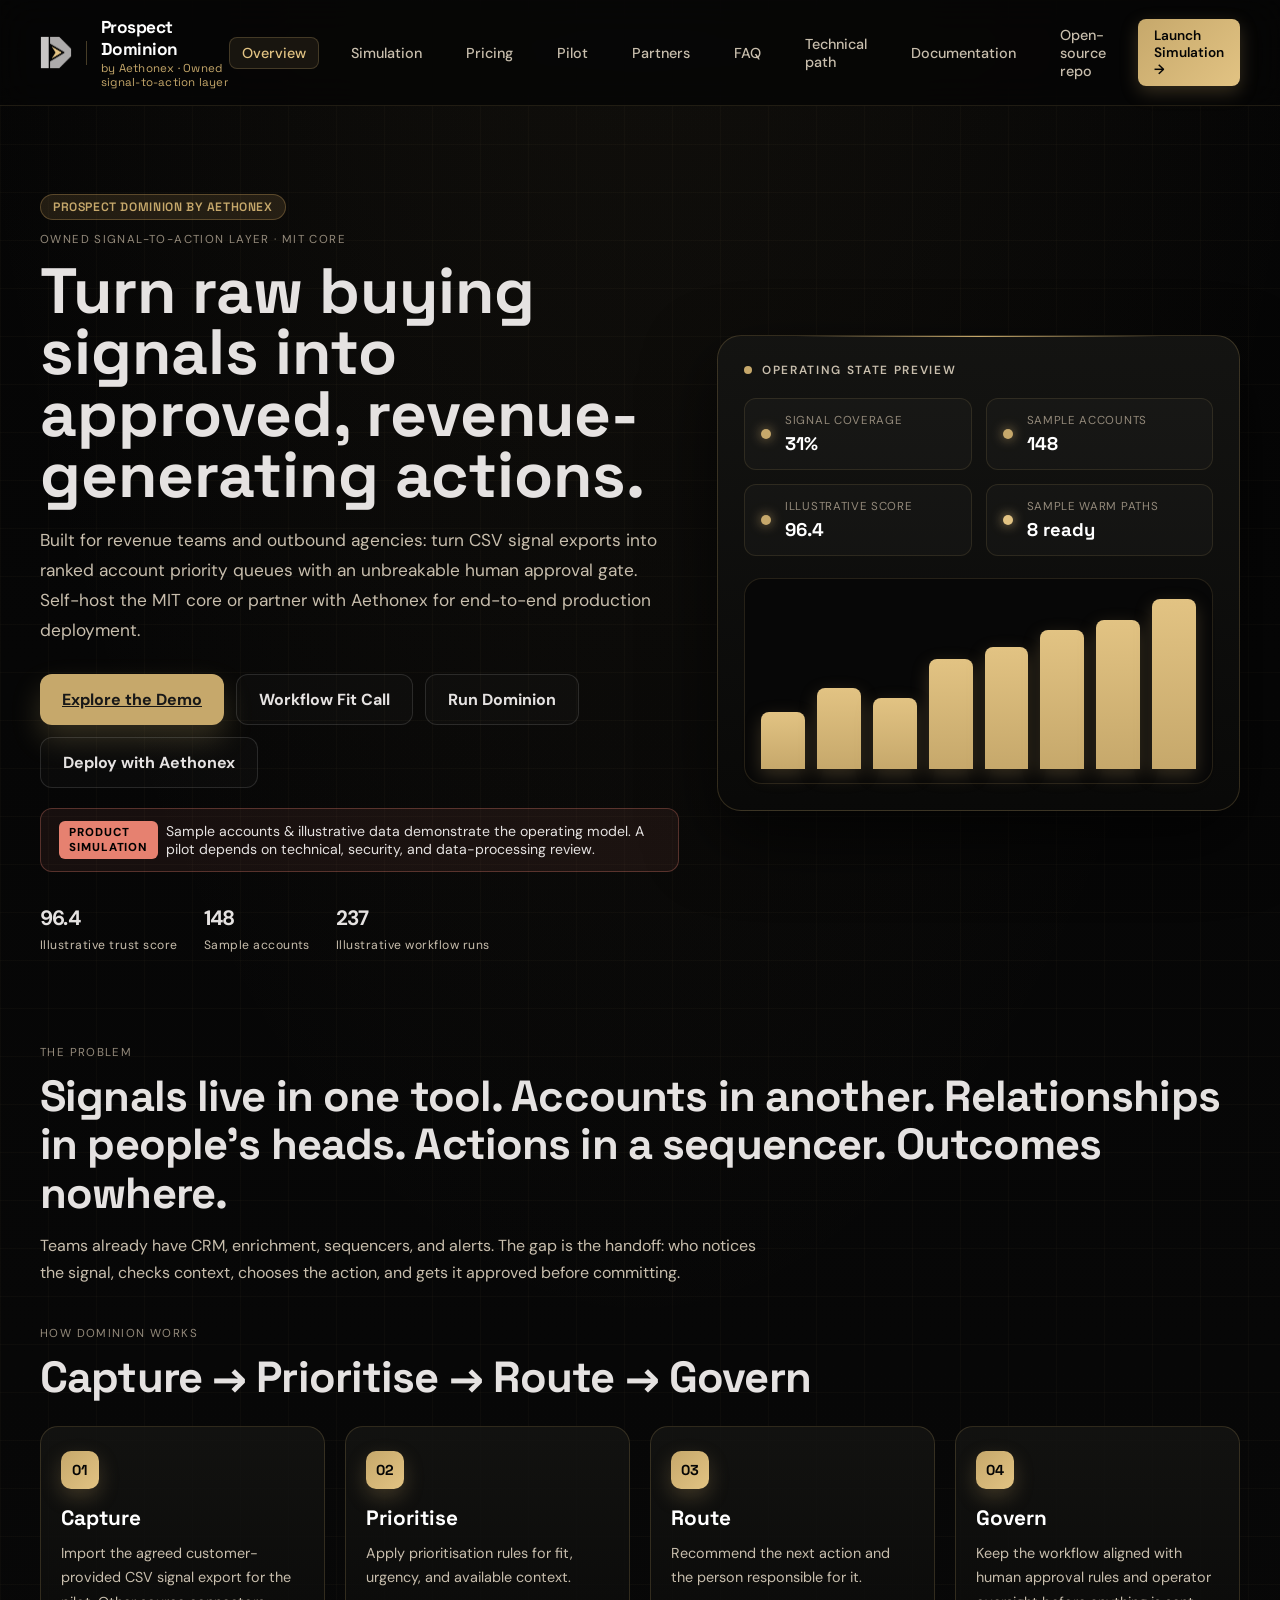
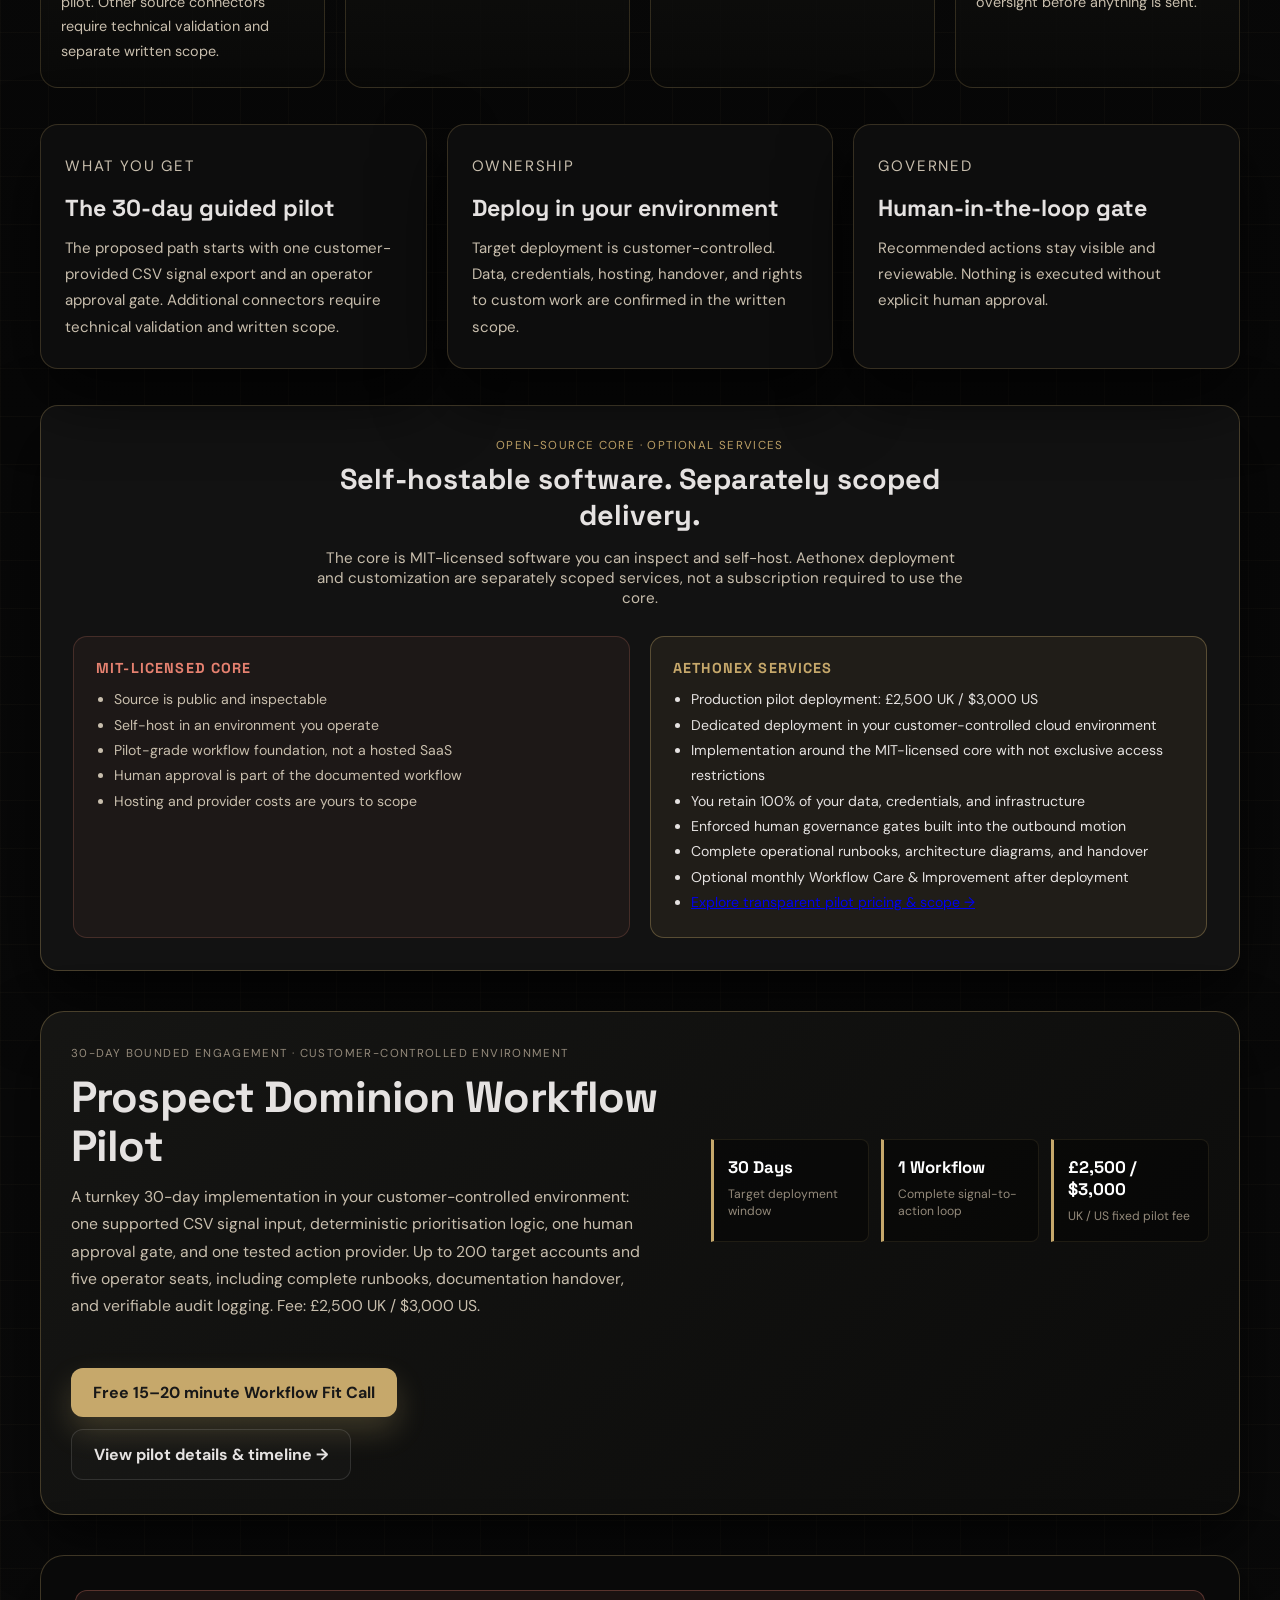
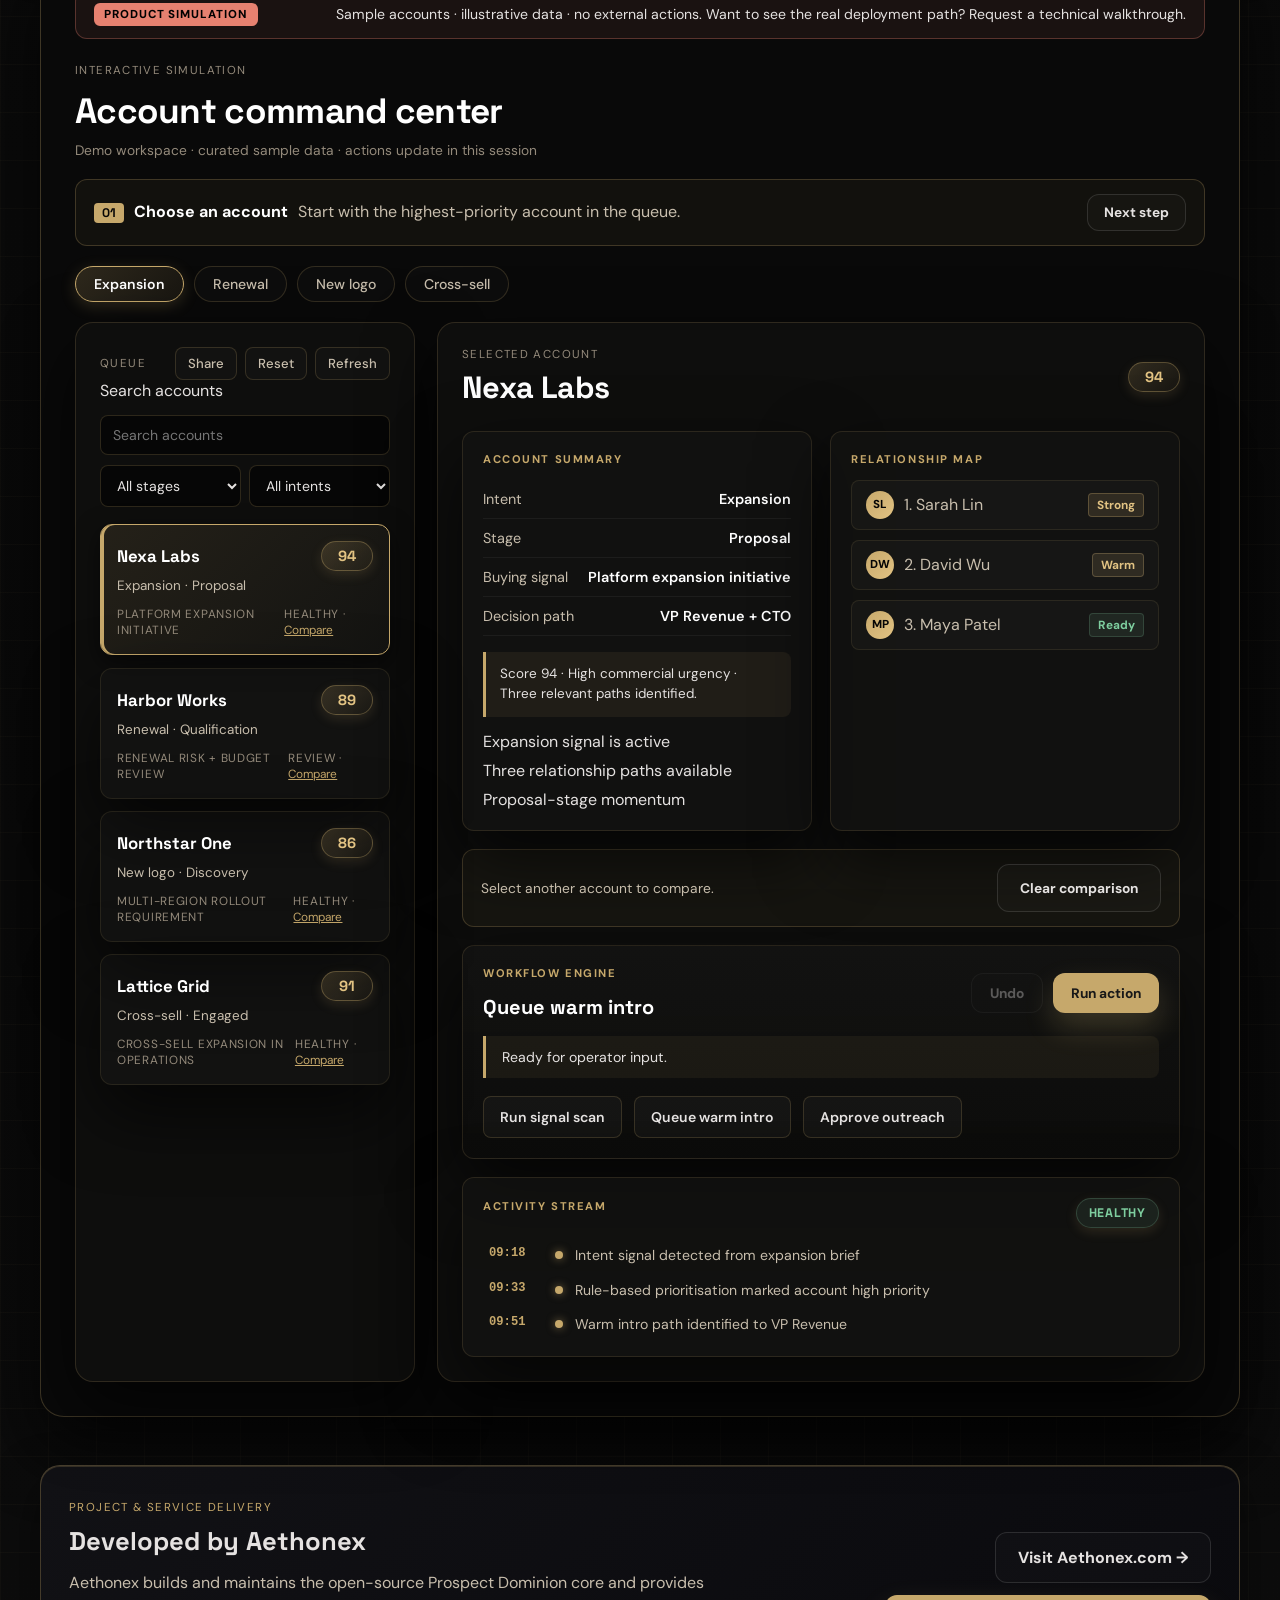
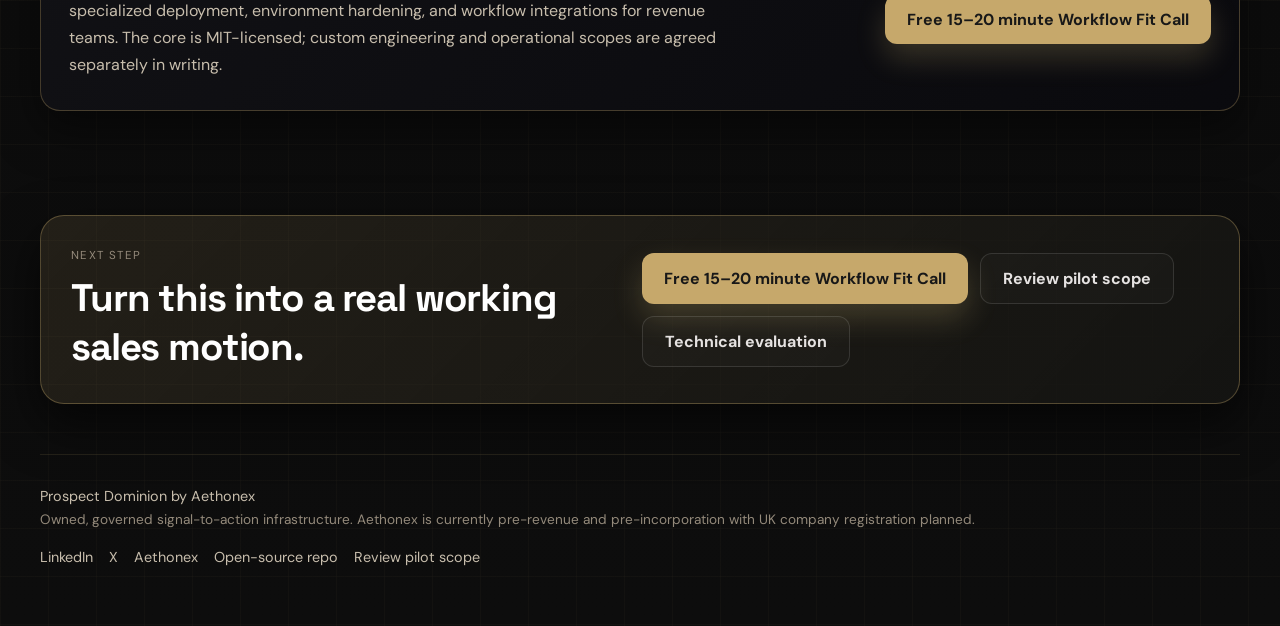
<file: demo/index.html>
<!DOCTYPE html>
<html lang="en">
  <head>
    <meta charset="UTF-8" />
    <meta name="viewport" content="width=device-width, initial-scale=1.0" />
    <title>Prospect Dominion by Aethonex | Owned signal-to-action layer</title>
    <meta name="description" content="Prospect Dominion is an MIT-licensed, self-hostable signal-to-action core. Aethonex offers a 30-day workflow pilot at initial test prices of £2,500 UK / $3,000 US, subject to feasibility." />
    <link rel="canonical" href="https://dominion.aethonex.com/" />
    <meta property="og:title" content="Prospect Dominion by Aethonex | Owned signal-to-action layer" />
    <meta property="og:description" content="An MIT-licensed, self-hostable signal-to-action core, with a bounded workflow pilot at initial test prices of £2,500 UK / $3,000 US, subject to feasibility." />
    <meta property="og:type" content="website" />
    <meta property="og:url" content="https://dominion.aethonex.com/" />
    <meta property="og:image" content="https://dominion.aethonex.com/og-preview.svg" />
    <meta name="twitter:card" content="summary_large_image" />
    <meta name="twitter:title" content="Prospect Dominion by Aethonex | Owned signal-to-action layer" />
    <meta name="twitter:description" content="An MIT-licensed, self-hostable signal-to-action core, with a bounded workflow pilot at initial test prices of £2,500 UK / $3,000 US, subject to feasibility." />
    <meta name="twitter:image" content="https://dominion.aethonex.com/og-preview.svg" />
    <link rel="icon" href="favicon.svg" type="image/svg+xml" />
    <link rel="icon" href="favicon.ico" sizes="any" />
    <link rel="icon" href="favicon-32.png" type="image/png" sizes="32x32" />
    <link rel="apple-touch-icon" href="apple-touch-icon.png" />
    <link rel="preconnect" href="https://fonts.googleapis.com" />
    <link rel="preconnect" href="https://fonts.gstatic.com" crossorigin />
    <link href="https://fonts.googleapis.com/css2?family=DM+Sans:wght@400;500;600;700&family=Space+Grotesk:wght@500;600;700;800&display=swap" rel="stylesheet" />
    <link rel="stylesheet" href="styles.css" />
  </head>
  <body>
    <a class="skip-link" href="#overview">Skip to product overview</a>

    <div class="page-shell">
      <div class="topbar-wrapper">
        <header class="topbar container">
          <a class="brand-wrap" href="./" aria-label="Prospect Dominion home">
            <img src="logo-new.png" alt="Prospect Dominion" class="brand-logo-img" />
            <div class="brand-divider"></div>
            <div>
              <div class="brand-name">Prospect Dominion</div>
              <div class="brand-subtitle">by Aethonex · Owned signal-to-action layer</div>
            </div>
          </a>

          <nav class="nav" aria-label="Main navigation">
            <a href="#overview" class="active">Overview</a>
            <a href="demo/">Simulation</a>
            <a href="pricing/">Pricing</a>
            <a href="pilot/">Pilot</a>
            <a href="partners/">Partners</a>
            <a href="faq/">FAQ</a>
            <a href="tester.html">Technical path</a>
            <a href="https://github.com/OU22QUI/Prospect-dominion/tree/main/docs" target="_blank" rel="noopener noreferrer">Documentation</a>
            <a href="https://github.com/OU22QUI/Prospect-dominion" target="_blank" rel="noopener noreferrer">Open-source repo</a>
            <a href="demo/" class="nav-cta-btn">Launch Simulation →</a>
          </nav>

          <button class="mobile-nav-toggle" id="mobileNavToggle" aria-label="Toggle navigation menu" aria-expanded="false" type="button">
            <div class="hamburger-box">
              <span class="hamburger-bar"></span>
              <span class="hamburger-bar"></span>
              <span class="hamburger-bar"></span>
            </div>
          </button>
        </header>
      </div>

      <!-- Mobile Navigation Drawer -->
      <div class="mobile-nav-drawer" id="mobileNavDrawer" aria-hidden="true">
        <a href="#overview" class="mobile-nav-link">Overview</a>
        <a href="demo/" class="mobile-nav-link">Product Simulation</a>
        <a href="pricing/" class="mobile-nav-link">Pilot pricing and scope</a>
        <a href="pilot/" class="mobile-nav-link">Pilot scope</a>
        <a href="partners/" class="mobile-nav-link">Partner Program</a>
        <a href="faq/" class="mobile-nav-link">FAQ</a>
        <a href="tester.html" class="mobile-nav-link">Technical Evaluation</a>
        <a href="https://github.com/OU22QUI/Prospect-dominion/tree/main/docs" class="mobile-nav-link" target="_blank" rel="noopener noreferrer">Documentation</a>
        <a href="https://github.com/OU22QUI/Prospect-dominion" class="mobile-nav-link" target="_blank" rel="noopener noreferrer">Open-source repository</a>
        <button class="primary-btn drawer-cta book-walkthrough-btn" type="button">Free 15–20 minute Workflow Fit Call</button>
      </div>

      <main>
        <!-- HERO SECTION -->
        <section class="container hero-content" id="overview">
          <div class="hero-copy">
            <div class="parent-tag">Prospect Dominion by Aethonex</div>
            <p class="eyebrow">Owned signal-to-action layer · MIT Core</p>
            <h1>Turn raw buying signals into approved, revenue-generating actions.</h1>
            <p class="lede">
              Built for revenue teams and outbound agencies: turn CSV signal exports into ranked account priority queues with an unbreakable human approval gate. Self-host the MIT core or partner with Aethonex for end-to-end production deployment.
            </p>

            <div class="cta-row">
              <a class="primary-btn" href="demo/">Explore the Demo</a>
              <button class="secondary-btn book-walkthrough-btn" id="requestDemo" type="button">Workflow Fit Call</button>
              <a class="secondary-btn footer-link" href="https://github.com/OU22QUI/Prospect-dominion/blob/main/docs/QUICKSTART.md" target="_blank" rel="noopener noreferrer">Run Dominion</a>
              <a class="secondary-btn footer-link" href="pilot/">Deploy with Aethonex</a>
            </div>

            <!-- SIMULATION DISCLAIMER -->
            <div class="simulation-badge-bar" style="margin-top: 20px;">
              <div style="display: flex; align-items: center; gap: 8px;">
                <span class="simulation-pill">Product Simulation</span>
                <span>Sample accounts &amp; illustrative data demonstrate the operating model. A pilot depends on technical, security, and data-processing review.</span>
              </div>
            </div>

            <div class="trust-strip" aria-label="Key product metrics">
              <div><strong id="trustScore">96.4</strong><span>Illustrative trust score</span></div>
              <div><strong id="qualifiedAccounts">148</strong><span>Sample accounts</span></div>
              <div><strong id="workflowRuns">237</strong><span>Illustrative workflow runs</span></div>
            </div>


          </div>

          <aside class="hero-card" aria-label="Illustrative operating state preview">
            <div class="card-topline"><span class="live-indicator"></span> Operating state preview</div>
            <div class="status-grid">
              <div class="mini-stat">
                <span class="dot ready"></span>
                <div>
                  <label>Signal coverage</label>
                  <strong>31%</strong>
                </div>
              </div>
              <div class="mini-stat">
                <span class="dot ready"></span>
                <div>
                  <label>Sample accounts</label>
                  <strong id="heroQualifiedAccounts">148</strong>
                </div>
              </div>
              <div class="mini-stat">
                <span class="dot ready"></span>
                <div>
                  <label>Illustrative score</label>
                  <strong id="heroTrustScore">96.4</strong>
                </div>
              </div>
              <div class="mini-stat">
                <span class="dot warn"></span>
                <div>
                  <label>Sample warm paths</label>
                  <strong id="heroWarmPaths">8 shown</strong>
                </div>
              </div>
            </div>

            <div class="chart-box" aria-hidden="true">
              <div class="bars">
                <span class="bar" style="height: 34%"></span>
                <span class="bar" style="height: 48%"></span>
                <span class="bar" style="height: 42%"></span>
                <span class="bar" style="height: 65%"></span>
                <span class="bar" style="height: 72%"></span>
                <span class="bar" style="height: 82%"></span>
                <span class="bar" style="height: 88%"></span>
                <span class="bar" style="height: 100%"></span>
              </div>
            </div>
          </aside>
        </section>

        <section class="container main-stack" id="workflow">
          <!-- THE PROBLEM SECTION -->
          <div class="section-header">
            <p class="eyebrow">The problem</p>
            <h2 class="section-title">Signals live in one tool. Accounts in another. Relationships in people&apos;s heads. Actions in a sequencer. Outcomes nowhere.</h2>
            <p class="section-lede">Teams already have CRM, enrichment, sequencers, and alerts. The gap is the handoff: who notices the signal, checks context, chooses the action, and gets it approved before committing.</p>
          </div>

          <!-- HOW DOMINION WORKS: CAPTURE -> PRIORITISE -> ROUTE -> GOVERN -->
          <section class="pipeline-section">
            <div class="section-header compact-header">
              <p class="eyebrow">How Dominion works</p>
              <h2 class="section-title">Capture → Prioritise → Route → Govern</h2>
            </div>

            <div class="pipeline-grid">
              <article class="pipeline-card">
                <span class="pipeline-step">01</span>
                <h3>Capture</h3>
                <p>Import the agreed customer-provided CSV signal export for the pilot. Other source connectors require technical validation and separate written scope.</p>
              </article>
              <article class="pipeline-card">
                <span class="pipeline-step">02</span>
                <h3>Prioritise</h3>
                <p>Apply prioritisation rules for fit, urgency, and available context.</p>
              </article>
              <article class="pipeline-card">
                <span class="pipeline-step">03</span>
                <h3>Route</h3>
                <p>Recommend the next action and the person responsible for it.</p>
              </article>
              <article class="pipeline-card">
                <span class="pipeline-step">04</span>
                <h3>Govern</h3>
                <p>Keep the workflow aligned with human approval rules and operator oversight before anything is sent.</p>
              </article>
            </div>
          </section>

          <!-- WHAT YOU GET: THE 30-DAY PILOT -->
          <div class="feature-grid" style="margin-top: 36px;">
            <article class="feature-card">
              <p class="feature-label">What you get</p>
              <h3>The 30-day guided pilot</h3>
              <p>The proposed path starts with one customer-provided CSV signal export and an operator approval gate. Additional connectors require technical validation and written scope.</p>
            </article>
            <article class="feature-card">
              <p class="feature-label">Ownership</p>
              <h3>Deploy in your environment</h3>
              <p>Target deployment is customer-controlled. Data, credentials, hosting, handover, and rights to custom work are confirmed in the written scope.</p>
            </article>
            <article class="feature-card">
              <p class="feature-label">Governed</p>
              <h3>Human-in-the-loop gate</h3>
              <p>Recommended actions stay visible and reviewable. Nothing is executed without explicit human approval.</p>
            </article>
          </div>

          <!-- OPEN-SOURCE CORE AND SERVICE BOUNDARY -->
          <section class="panel" style="margin-top: 36px; padding: 32px; border-color: rgba(198, 168, 107, 0.3); background: rgba(19, 19, 19, 0.95);">
            <div style="text-align: center; max-width: 650px; margin: 0 auto 28px;">
              <p class="eyebrow" style="color: var(--accent);">Open-source core · optional services</p>
              <h2 style="font-family: 'Space Grotesk', sans-serif; font-size: 1.8rem; margin: 8px 0;">Self-hostable software. Separately scoped delivery.</h2>
              <p style="color: var(--muted); font-size: 0.95rem;">The core is MIT-licensed software you can inspect and self-host. Aethonex deployment and customization are separately scoped services, not a subscription required to use the core.</p>
            </div>

            <div style="display: grid; grid-template-columns: repeat(auto-fit, minmax(280px, 1fr)); gap: 20px;">
              <div style="background: rgba(230, 129, 112, 0.05); border: 1px solid rgba(230, 129, 112, 0.2); padding: 22px; border-radius: 14px;">
                <h4 style="color: var(--danger); margin: 0 0 10px; font-family: 'Space Grotesk', sans-serif; text-transform: uppercase; font-size: 0.9rem; letter-spacing: 0.08em;">MIT-licensed core</h4>
                <ul style="margin: 0; padding-left: 18px; color: var(--muted); font-size: 0.88rem; line-height: 1.8;">
                  <li>Source is public and inspectable</li>
                  <li>Self-host in an environment you operate</li>
                  <li>Pilot-grade workflow foundation, not a hosted SaaS</li>
                  <li>Human approval is part of the documented workflow</li>
                  <li>Hosting and provider costs are yours to scope</li>
                </ul>
              </div>

              <div style="background: rgba(198, 168, 107, 0.08); border: 1px solid rgba(198, 168, 107, 0.35); padding: 22px; border-radius: 14px;">
                <h4 style="color: var(--accent); margin: 0 0 10px; font-family: 'Space Grotesk', sans-serif; text-transform: uppercase; font-size: 0.9rem; letter-spacing: 0.08em;">Aethonex services</h4>
                <ul style="margin: 0; padding-left: 18px; color: var(--text); font-size: 0.88rem; line-height: 1.8;">
                  <li>Production pilot deployment: £2,500 UK / $3,000 US</li>
                  <li>Dedicated deployment in your customer-controlled cloud environment</li>
                  <li>Implementation around the MIT-licensed core with not exclusive access restrictions</li>
                  <li>You retain 100% of your data, credentials, and infrastructure</li>
                  <li>Enforced human governance gates built into the outbound motion</li>
                  <li>Complete operational runbooks, architecture diagrams, and handover</li>
                  <li>Optional monthly Workflow Care &amp; Improvement after deployment</li>
                  <li><a href="pricing/">Explore transparent pilot pricing &amp; scope →</a></li>
                </ul>
              </div>
            </div>
          </section>

          <!-- 30-day workflow pilot offer -->
          <section class="deployment-panel" aria-labelledby="deploymentTitle">
            <div>
              <p class="eyebrow">30-day bounded engagement · customer-controlled environment</p>
              <h2 class="section-title" id="deploymentTitle">Prospect Dominion Workflow Pilot</h2>
              <p class="deployment-copy">A turnkey 30-day implementation in your customer-controlled environment: one supported CSV signal input, deterministic prioritisation logic, one human approval gate, and one tested action provider. Up to 200 target accounts and five operator seats, including complete runbooks, documentation handover, and verifiable audit logging. Fee: £2,500 UK / $3,000 US.</p>
            </div>
            <div class="deployment-options">
              <div><strong>30 Days</strong><span>Target deployment window</span></div>
              <div><strong>1 Workflow</strong><span>Complete signal-to-action loop</span></div>
              <div><strong>£2,500 / $3,000</strong><span>UK / US fixed pilot fee</span></div>
            </div>
            <div style="display: flex; gap: 12px; flex-wrap: wrap;">
              <button class="primary-btn book-walkthrough-btn" type="button">Free 15–20 minute Workflow Fit Call</button>
              <a class="secondary-btn" href="pilot/" style="text-decoration: none;">View pilot details &amp; timeline →</a>
            </div>
          </section>

          <!-- INTERACTIVE SIMULATION SECTION -->
          <section class="demo-panel" id="demo">
            <div class="demo-copy">
              <div class="simulation-badge-bar">
                <span class="simulation-pill">PRODUCT SIMULATION</span>
                <span>Sample accounts · illustrative data · no external actions. Want to see the real deployment path? Request a technical walkthrough.</span>
              </div>
              <p class="feature-label">Interactive simulation</p>
              <h3>Account command center</h3>
              <p class="demo-caption">Demo workspace · curated sample data · actions update in this session</p>
            </div>

            <div class="guide-strip" id="guideStrip" aria-live="polite">
              <div><span class="guide-step" id="guideStep">01</span><strong id="guideTitle">Choose an account</strong><span id="guideCopy">Start with the highest-priority account in the queue.</span></div>
              <button class="secondary-btn guide-button" id="guideNext" type="button">Next step</button>
            </div>

            <div class="scenario-chips" aria-label="Demo scenarios">
              <button class="scenario-chip active" data-scenario="0" type="button">Expansion</button>
              <button class="scenario-chip" data-scenario="1" type="button">Renewal</button>
              <button class="scenario-chip" data-scenario="2" type="button">New logo</button>
              <button class="scenario-chip" data-scenario="3" type="button">Cross-sell</button>
            </div>

            <div class="demo-shell">
              <aside class="account-sidebar">
                <div class="sidebar-header">
                  <span class="eyebrow">Queue</span>
                  <div class="sidebar-actions">
                      <button class="sidebar-button" id="shareDemo" type="button">Share</button>
                      <button class="sidebar-button" id="resetDemo" type="button">Reset</button>
                    <button class="sidebar-button" id="refreshQueue" type="button">Refresh</button>
                  </div>
                </div>
                <label class="sr-only" for="accountSearch">Search accounts</label>
                <input class="queue-search" id="accountSearch" type="search" placeholder="Search accounts" />
                <div class="queue-filters" aria-label="Account filters">
                  <select id="stageFilter" aria-label="Filter by stage">
                    <option value="all">All stages</option>
                  </select>
                  <select id="intentFilter" aria-label="Filter by intent">
                    <option value="all">All intents</option>
                  </select>
                </div>
                <div id="accountList" class="account-list"></div>
              </aside>

              <div class="account-detail">
                <div class="detail-header">
                  <div>
                    <p class="eyebrow">Selected account</p>
                    <h4 id="detailCompany">Nexa Labs</h4>
                  </div>
                  <span id="detailScore" class="score-pill">94</span>
                </div>

                <div class="detail-grid">
                  <div class="detail-card">
                    <p class="mini-label">Account summary</p>
                    <div class="summary-row">
                      <span>Intent</span>
                      <strong id="detailIntent">Expansion</strong>
                    </div>
                    <div class="summary-row">
                      <span>Stage</span>
                      <strong id="detailStage">Proposal</strong>
                    </div>
                    <div class="summary-row">
                      <span>Buying signal</span>
                      <strong id="detailSignal">AI platform expansion</strong>
                    </div>
                    <div class="summary-row">
                      <span>Decision path</span>
                      <strong id="detailPath">VP Revenue + CTO</strong>
                    </div>
                    <div class="score-explanation" id="scoreExplanation" aria-live="polite"></div>
                    <ul class="score-factors" id="scoreFactors" aria-label="Score factors"></ul>
                  </div>

                  <div class="detail-card">
                    <p class="mini-label">Relationship map</p>
                    <div id="relationshipMap" class="relationship-map"></div>
                  </div>
                </div>

                <div class="compare-bar" id="compareBar">
                  <span id="compareLabel">Select another account to compare.</span>
                  <button class="secondary-btn" id="clearCompare" type="button">Clear comparison</button>
                </div>

                <div class="detail-card action-card">
                  <div class="action-row">
                    <div>
                      <p class="mini-label">Workflow engine</p>
                      <h5 id="recommendedAction">Recommended next action</h5>
                    </div>
                    <div class="action-controls">
                      <button class="secondary-btn short-btn" id="undoAction" type="button" disabled>Undo</button>
                      <button class="primary-btn short-btn" id="runAction" type="button">Run action</button>
                    </div>
                  </div>

                  <div class="action-feedback" id="actionFeedback" role="status" aria-live="polite">Ready for operator input.</div>

                  <div class="action-grid">
                    <button class="action-button" data-action="scan" type="button">Run signal scan</button>
                    <button class="action-button" data-action="intro" type="button">Queue warm intro</button>
                    <button class="action-button" data-action="approve" type="button">Approve outreach</button>
                  </div>
                </div>

                <div class="detail-card timeline-card">
                  <div class="timeline-header">
                    <p class="mini-label">Activity stream</p>
                    <span id="timelineStatus" class="status-badge">Healthy</span>
                  </div>
                  <div id="activityFeed" class="activity-feed"></div>
                </div>
              </div>
            </div>
          </section>

          <!-- Aethonex project and services -->
          <section class="built-by-aethonex">
            <div>
              <p class="eyebrow" style="color: var(--accent);">Project &amp; service delivery</p>
              <h3>Developed by Aethonex</h3>
              <p>Aethonex builds and maintains the open-source Prospect Dominion core and provides specialized deployment, environment hardening, and workflow integrations for revenue teams. The core is MIT-licensed; custom engineering and operational scopes are agreed separately in writing.</p>
            </div>
            <div style="text-align: right; display: flex; flex-direction: column; gap: 12px; align-items: flex-end;">
              <a href="https://aethonex.com" target="_blank" rel="noopener noreferrer" class="secondary-btn" style="text-decoration: none;">Visit Aethonex.com →</a>
              <button class="primary-btn book-walkthrough-btn" type="button">Free 15–20 minute Workflow Fit Call</button>
            </div>
          </section>
        </section>
      </main>

      <!-- LEAD CAPTURE DIALOG -->
      <dialog class="demo-dialog" id="demoDialog" aria-labelledby="dialogTitle">
        <button class="dialog-close" id="closeDialog" type="button" aria-label="Close product walkthrough panel">&times;</button>
        <p class="feature-label">External scheduling</p>
        <h2 id="dialogTitle">Free Workflow Fit Call · 15–20 minutes</h2>
        <p>This qualification call checks whether a relevant workflow and feasible next step exist. It is not a free technical audit or implementation. Continue to Aethonex's free Workflow Fit Call page to review details and book; booking may open Cal.com. Review <a href="https://cal.com/privacy" target="_blank" rel="noopener noreferrer">Cal.com's privacy information</a> before providing contact details; do not include customer or confidential data.</p>
        <a class="primary-btn" href="https://www.aethonex.com/demo/">Continue to Workflow Fit Call</a>
        <div class="dialog-actions">
          <a class="secondary-btn dialog-link" href="tester.html">Open technical evaluation</a>
          <a class="secondary-btn dialog-link" href="pilot/">View 30-day pilot scope</a>
        </div>
      </dialog>

      <section class="container final-cta">
        <div class="cta-panel">
          <div>
            <p class="feature-label">Next step</p>
            <h3>Turn this into a real working sales motion.</h3>
          </div>
          <div class="cta-panel-actions">
            <button class="primary-btn book-walkthrough-btn" id="finalBookDemo" type="button">Free 15–20 minute Workflow Fit Call</button>
            <a class="secondary-btn footer-link" href="pilot/">Review pilot scope</a>
            <a class="secondary-btn footer-link" href="tester.html">Technical evaluation</a>
          </div>
        </div>
      </section>

      <footer class="container footer">
        <div class="footer-brand">
          <div>Prospect Dominion by Aethonex</div>
          <div class="footer-note">Owned, governed signal-to-action infrastructure. Aethonex is currently pre-revenue and pre-incorporation with UK company registration planned.</div>
        </div>
        <div class="footer-meta" aria-label="Aethonex links and conversion paths">
          <a href="https://www.linkedin.com/company/aethonex" target="_blank" rel="noopener noreferrer">LinkedIn</a>
          <a href="https://x.com/aethonex" target="_blank" rel="noopener noreferrer">X</a>
          <a href="https://aethonex.com" target="_blank" rel="noopener noreferrer">Aethonex</a>
          <a href="https://github.com/OU22QUI/Prospect-dominion" target="_blank" rel="noopener noreferrer">Open-source repo</a>
          <a href="pilot/">Review pilot scope</a>
        </div>
      </footer>

      <!-- Floating Toast Notification Container -->
      <div class="pd-toast-container" id="pdToastContainer" aria-live="polite"></div>
    </div>

    <script src="config.js"></script>
    <script src="script.js?v=08a06cb"></script>
  </body>
</html>
</file>
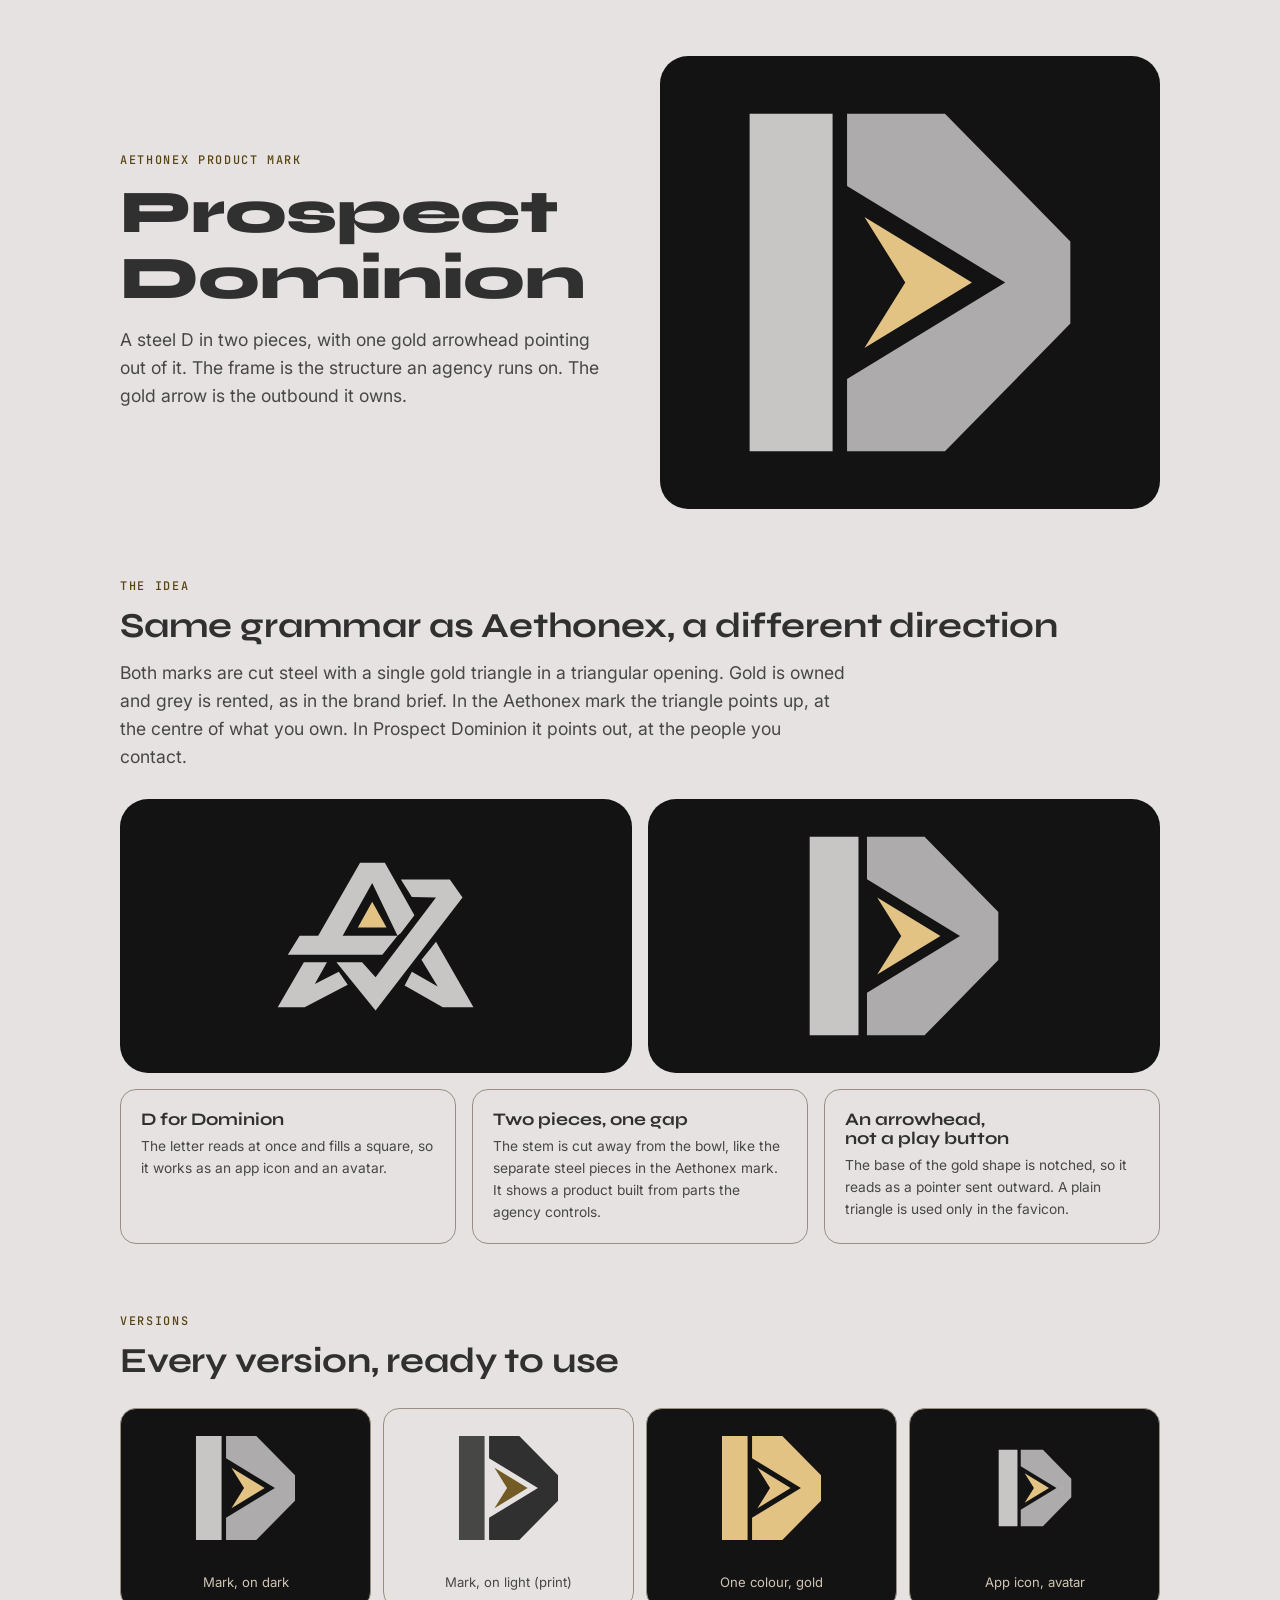
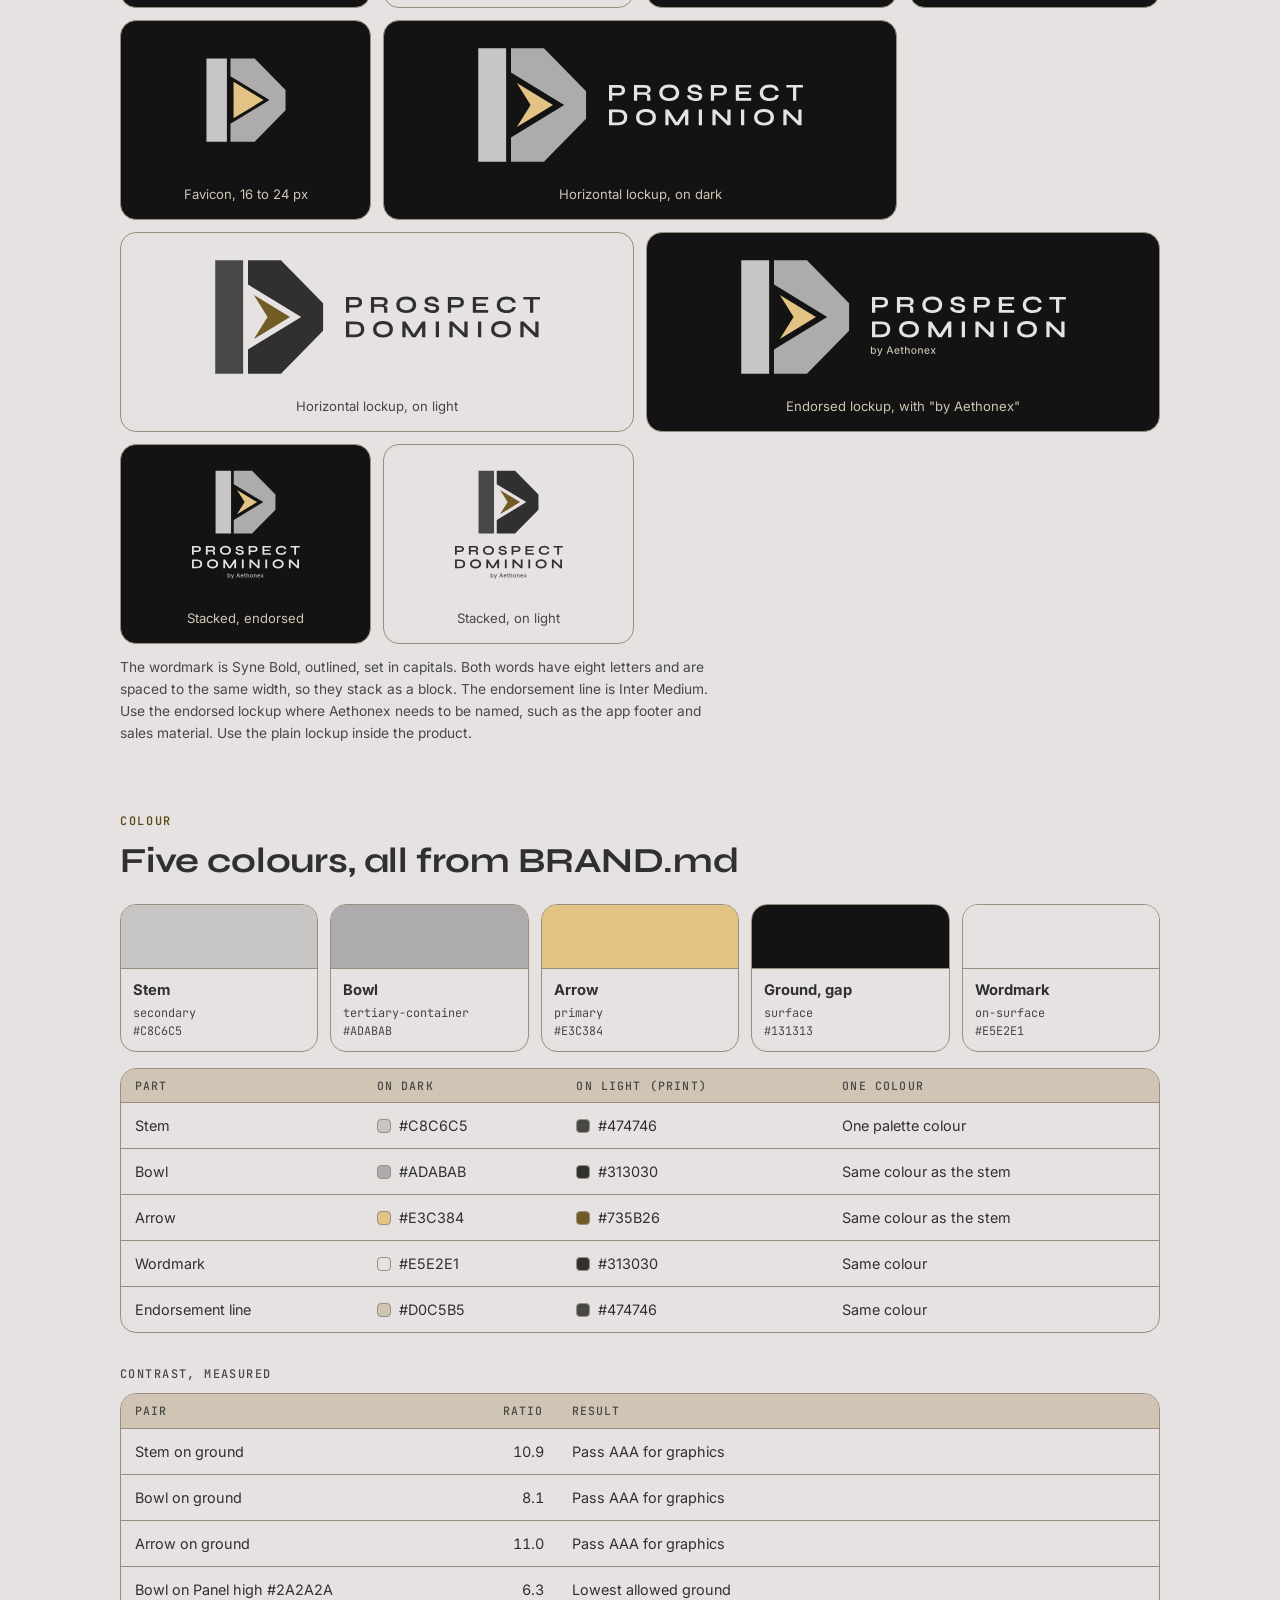
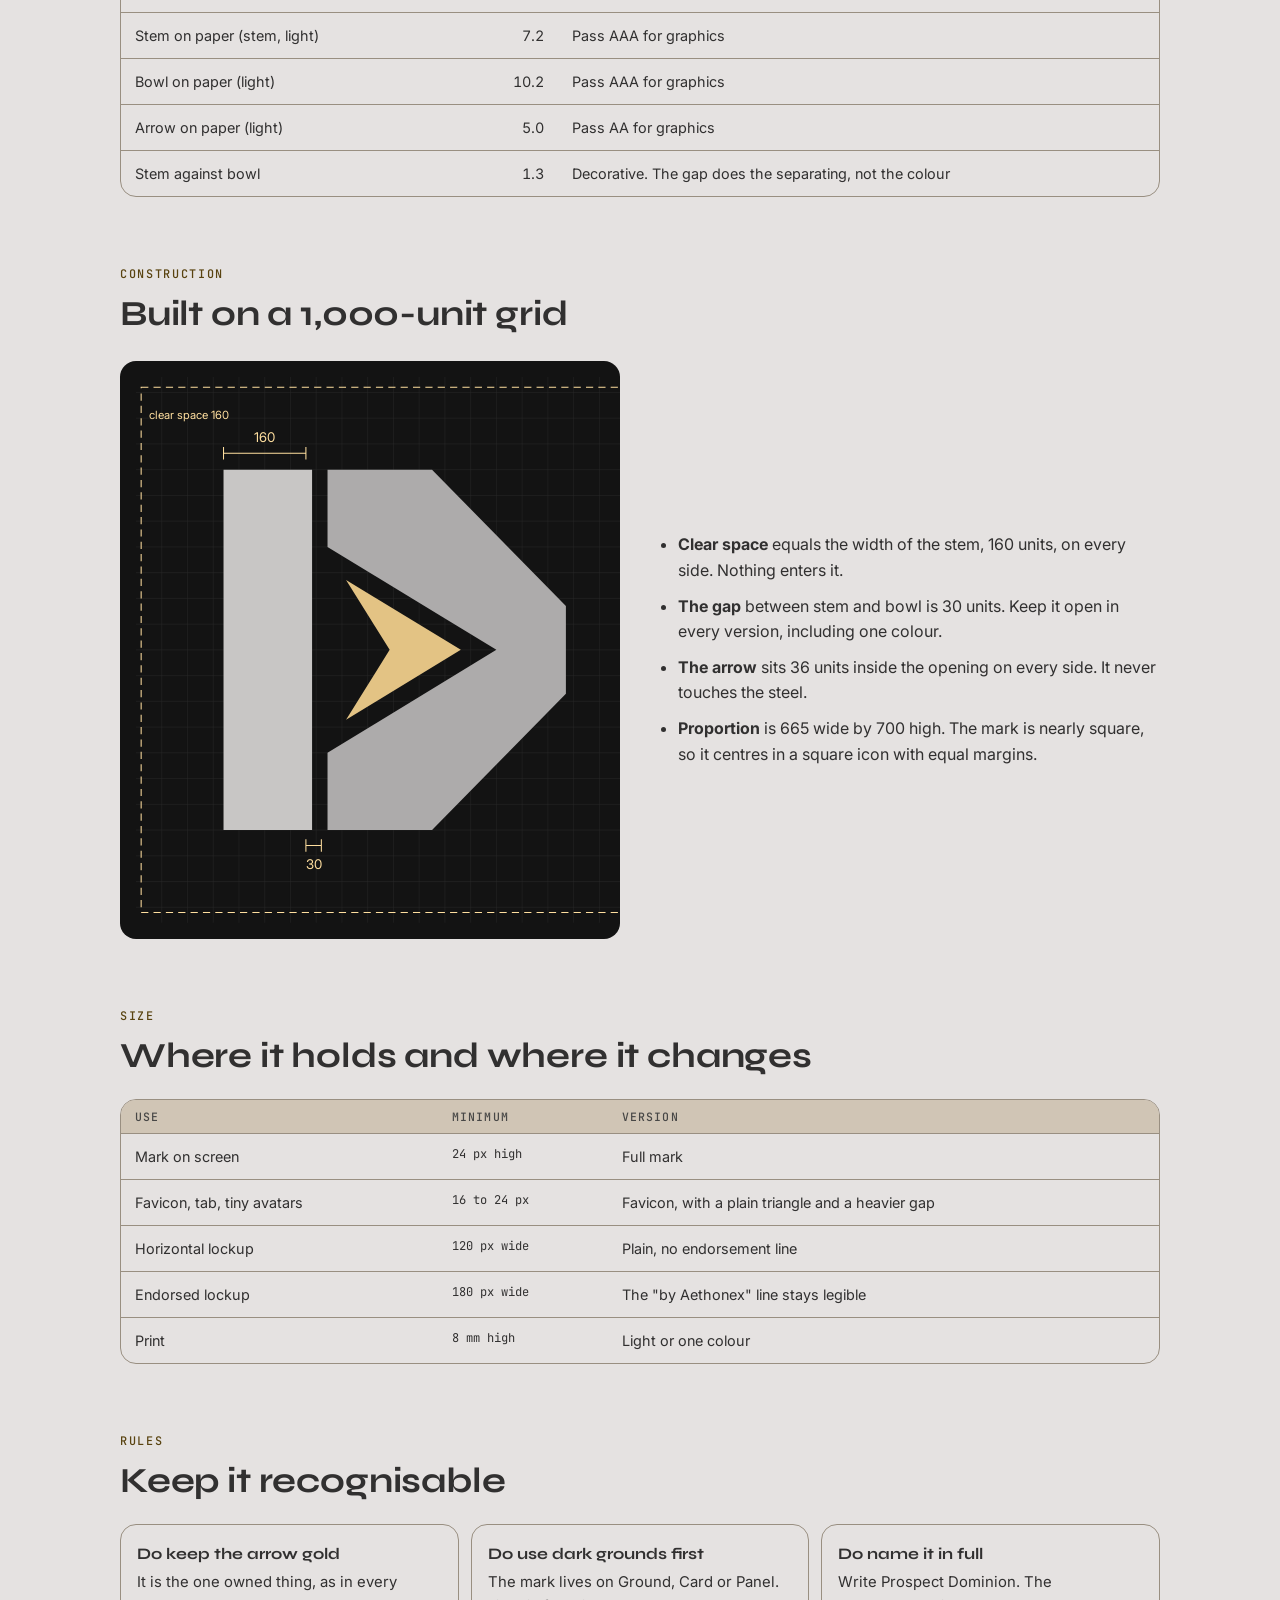
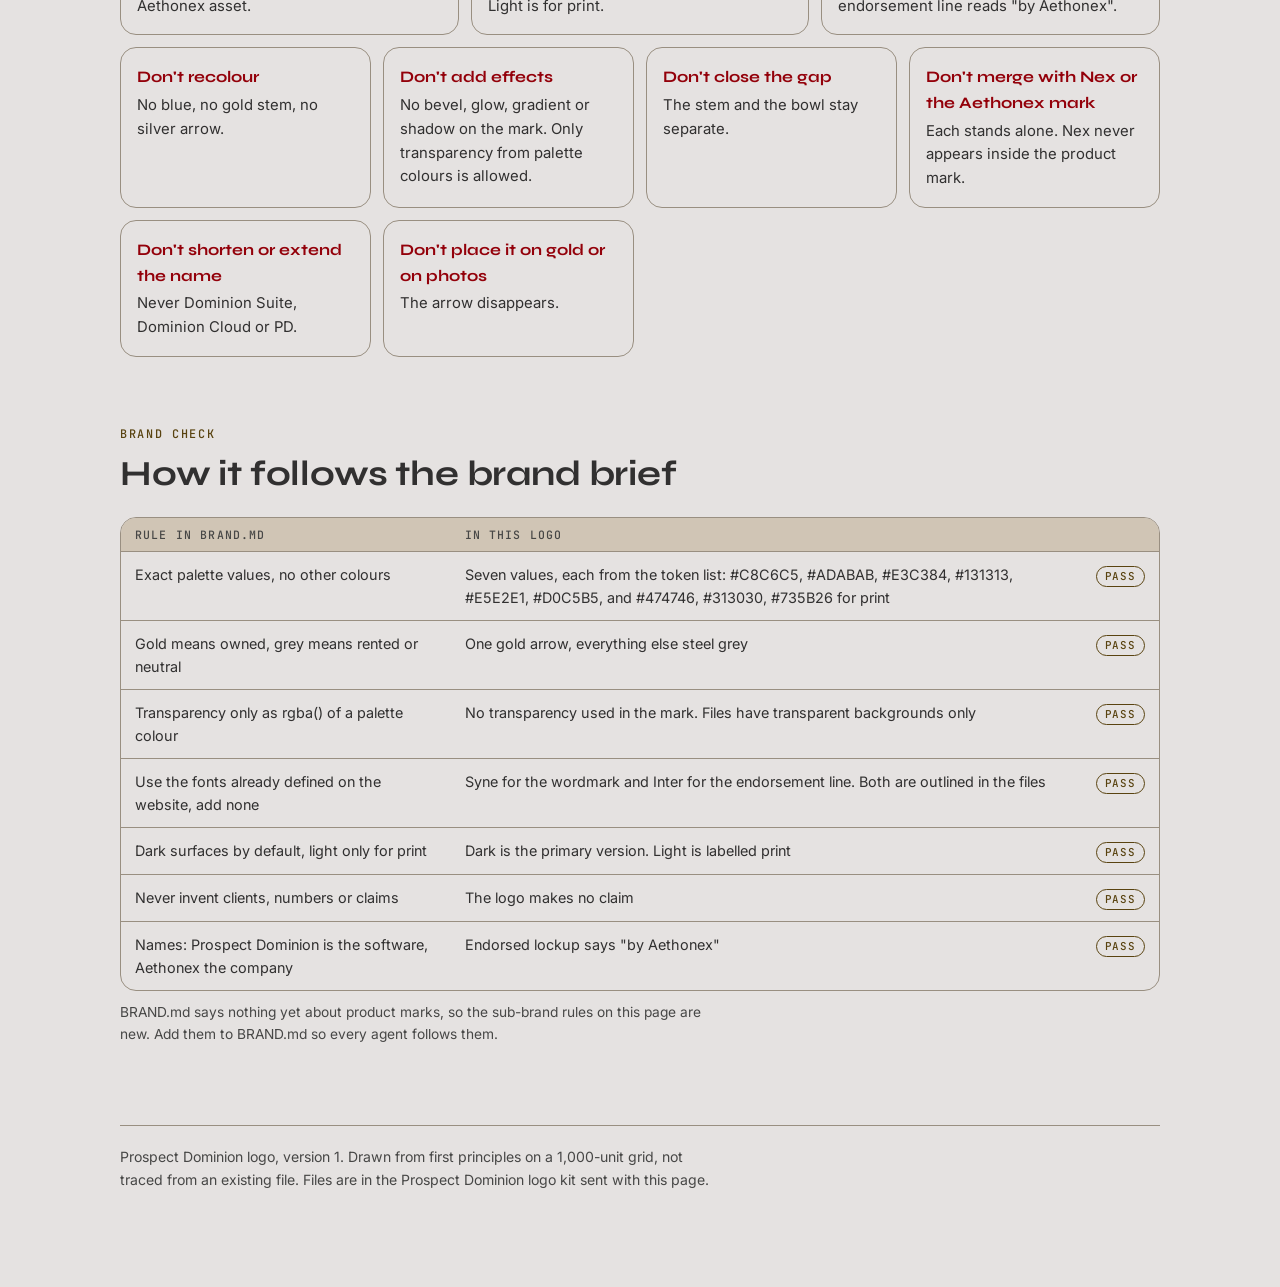
<file: demo/brand/index.html>
<!doctype html><html><head><meta charset=utf8><meta name=viewport content="width=device-width,initial-scale=1,viewport-fit=cover"><style>:root{color-scheme:light;box-sizing:border-box;padding-top:env(safe-area-inset-top,0px);padding-bottom:env(safe-area-inset-bottom,0px)}html{scroll-padding-top:env(safe-area-inset-top,0px)}body{margin:0;padding:0;font:14px -apple-system,BlinkMacSystemFont,sans-serif;background:#fff;color:#000}img{max-width:100%}[hidden]:not([hidden=until-found i]){display:none!important}</style></head><body>
<title>Prospect Dominion Logo</title>
<meta name="claude:viewport-fit-sides" content="cover">
<link rel="preconnect" href="https://fonts.googleapis.com"><link rel="preconnect" href="https://fonts.gstatic.com" crossorigin>
<link rel="stylesheet" href="https://fonts.googleapis.com/css2?family=Inter:wght@400;500;600&family=JetBrains+Mono:wght@400;500&family=Syne:wght@600;700;800&display=swap">
<style>
/* Layout: one reading column that opens into grids. Dark ground, steel and one gold arrow. Tokens are BRAND.md values only. */
:root{--bg:#131313;--stage:#0e0e0e;--card:#1c1b1b;--panel:#2a2a2a;--head:#353534;--fg:#e5e2e1;--fg2:#d0c5b5;--outline:#998f81;--line:#4d463a;--gold:#e3c384;--gold-text:#e3c384;--glow:#ffdf9f;--on-gold:#402d00;--ok:#e3c384;--bad:#ffb4ab;
 --display:"Syne","Helvetica Neue",Arial,sans-serif;--body:"Inter","Helvetica Neue",Arial,sans-serif;--mono:"JetBrains Mono",ui-monospace,Menlo,monospace;color-scheme:dark}
@media (prefers-color-scheme: light){:root:not([data-theme="dark"]){--bg:#e5e2e1;--stage:#131313;--card:#e5e2e1;--panel:#d0c5b5;--head:#d0c5b5;--fg:#313030;--fg2:#474746;--outline:#998f81;--line:#998f81;--gold:#c6a86b;--gold-text:#594310;--glow:#735b26;--on-gold:#402d00;--ok:#594310;--bad:#93000a;color-scheme:light}}
:root[data-theme="light"]{--bg:#e5e2e1;--stage:#131313;--card:#e5e2e1;--panel:#d0c5b5;--head:#d0c5b5;--fg:#313030;--fg2:#474746;--outline:#998f81;--line:#998f81;--gold:#c6a86b;--gold-text:#594310;--glow:#735b26;--on-gold:#402d00;--ok:#594310;--bad:#93000a;color-scheme:light}
*{box-sizing:border-box}html{scroll-behavior:smooth}
body{margin:0;background:var(--bg);color:var(--fg);font:400 16px/1.6 var(--body);padding-block:0 96px;padding-left:max(16px,env(safe-area-inset-left,0px));padding-right:max(16px,env(safe-area-inset-right,0px))}
.wrap{max-width:1040px;margin-inline:auto}
img,svg{max-width:100%}
h1,h2,h3{font-family:var(--display);margin:0;text-wrap:balance;line-height:1.08}
h1{font-size:clamp(2.2rem,6vw,3.8rem);font-weight:800;letter-spacing:-.01em}
h2{font-size:clamp(1.6rem,3.6vw,2.2rem);font-weight:700;letter-spacing:-.005em}
h3{font-size:1.1rem;font-weight:700}
p{margin:0;max-width:66ch}
.kicker{font:500 .74rem/1 var(--mono);letter-spacing:.14em;text-transform:uppercase;color:var(--gold-text);margin-bottom:14px}
.label{font:500 .74rem/1 var(--mono);letter-spacing:.12em;text-transform:uppercase;color:var(--fg2);margin:36px 0 12px}
.lede{font-size:1.1rem;color:var(--fg2);margin-top:14px}
.cap{font-size:.86rem;color:var(--fg2)}
.mono{font-family:var(--mono);font-size:.84em}
section{padding-top:72px}
header.top{padding-top:56px;display:grid;grid-template-columns:minmax(0,1fr) minmax(0,1fr);gap:40px;align-items:center}
@media(max-width:780px){header.top{grid-template-columns:minmax(0,1fr)}}
.stage{background:var(--stage);border-radius:28px;display:grid;place-items:center;padding:48px 32px}
.stage img{display:block;width:100%;max-width:340px;height:auto}
.stage.wide img{max-width:560px}
.card{background:var(--card);border:1px solid var(--line);border-radius:16px;padding:20px;min-width:0}
.grid{display:grid;gap:16px;grid-template-columns:repeat(auto-fit,minmax(260px,1fr))}
.vers{display:grid;gap:12px;grid-template-columns:repeat(auto-fit,minmax(220px,1fr))}
.vers figure{margin:0;border-radius:16px;border:1px solid var(--line);padding:24px 20px 14px;display:grid;gap:12px;justify-items:center;align-content:space-between;min-height:200px}
.vers figure.w2{grid-column:span 2}.vers figure img{height:110px;width:auto;max-width:100%}
.vers figure.w2 img{height:120px}
.vers figcaption{font-size:.82rem}
@media(max-width:520px){.vers figure.w2{grid-column:auto}}
.pair{display:grid;grid-template-columns:minmax(0,1fr) minmax(0,1fr);gap:40px;align-items:center}
@media(max-width:780px){.pair{grid-template-columns:minmax(0,1fr);gap:24px}}
.fam{display:grid;grid-template-columns:repeat(auto-fit,minmax(280px,1fr));gap:16px}
.fam .stage{padding:32px 24px}.fam img{max-width:200px}
.scroll-x{overflow-x:auto;border:1px solid var(--line);border-radius:16px}
table{border-collapse:collapse;width:100%;min-width:560px;font-size:.9rem}
th,td{text-align:left;padding:11px 14px;border-bottom:1px solid var(--line);vertical-align:top}
tr:last-child td{border-bottom:0}
th{font:500 .72rem/1 var(--mono);letter-spacing:.1em;text-transform:uppercase;color:var(--fg2);background:var(--head)}
.sw{display:inline-block;width:14px;height:14px;border-radius:4px;border:1px solid var(--outline);vertical-align:-2px;margin-right:8px}
.num{text-align:right;font-variant-numeric:tabular-nums}
.tag{display:inline-block;font:500 .68rem/1 var(--mono);letter-spacing:.08em;text-transform:uppercase;padding:4px 8px;border-radius:999px;border:1px solid var(--ok);color:var(--ok)}
.tag.no{border-color:var(--bad);color:var(--bad)}
.rules{display:grid;gap:12px;grid-template-columns:repeat(auto-fit,minmax(240px,1fr));margin:0;padding:0;list-style:none}
.rules li{border:1px solid var(--line);border-radius:16px;padding:16px;background:var(--card);font-size:.93rem}
.rules li b{display:block;font-family:var(--display);font-size:1rem;margin-bottom:4px}
.rules.no li b{color:var(--bad)}
.dia{background:var(--stage);border-radius:16px;padding:16px;overflow-x:auto}
.dia svg{display:block;min-width:520px;width:100%;height:auto}
.copy{font:600 .85rem var(--body);min-height:40px;padding:0 14px;border-radius:10px;border:1px solid var(--outline);background:transparent;color:var(--fg);cursor:pointer}
:focus-visible{outline:2px solid var(--glow);outline-offset:2px}
footer{margin-top:80px;padding-top:20px;border-top:1px solid var(--line);color:var(--fg2);font-size:.88rem}
.sws{display:grid;gap:12px;grid-template-columns:repeat(auto-fit,minmax(170px,1fr))}
.sws button{all:unset;box-sizing:border-box;cursor:pointer;border:1px solid var(--line);border-radius:16px;overflow:hidden;display:block;background:var(--card)}
.sws button:focus-visible{outline:2px solid var(--glow);outline-offset:2px}
.sws .c{height:64px;border-bottom:1px solid var(--line)}
.sws .m{padding:10px 12px 12px;display:grid;gap:2px;font-size:.85rem}.sws .m b{font-size:.92rem}.sws .m span{font:400 .74rem var(--mono);color:var(--fg2)}
.sws button.copied .h::after{content:" copied";color:var(--gold-text)}
</style>
<main class="wrap">
<header class="top">
  <div>
    <p class="kicker">Aethonex product mark</p>
    <h1>Prospect Dominion</h1>
    <p class="lede">A steel D in two pieces, with one gold arrowhead pointing out of it. The frame is the structure an agency runs on. The gold arrow is the outbound it owns.</p>
  </div>
  <div class="stage"><img src="assets/pd/prospect-dominion-mark-dark.svg" width="705" height="740" alt="Prospect Dominion mark: a steel letter D split into a stem and a bowl, with a gold arrowhead pointing right inside the bowl"></div>
</header>

<section id="idea">
  <p class="kicker">The idea</p>
  <h2>Same grammar as Aethonex, a different direction</h2>
  <p class="lede">Both marks are cut steel with a single gold triangle in a triangular opening. Gold is owned and grey is rented, as in the brand brief. In the Aethonex mark the triangle points up, at the centre of what you own. In Prospect Dominion it points out, at the people you contact.</p>
  <div class="fam" style="margin-top:28px">
    <div class="stage"><img src="assets/pd/aethonex-mark-dark.svg" width="400" height="307" alt="The Aethonex mark"></div>
    <div class="stage"><img src="assets/pd/prospect-dominion-mark-dark.svg" width="705" height="740" alt="The Prospect Dominion mark"></div>
  </div>
  <div class="grid" style="margin-top:16px">
    <div class="card"><h3>D for Dominion</h3><p class="cap" style="margin-top:6px">The letter reads at once and fills a square, so it works as an app icon and an avatar.</p></div>
    <div class="card"><h3>Two pieces, one gap</h3><p class="cap" style="margin-top:6px">The stem is cut away from the bowl, like the separate steel pieces in the Aethonex mark. It shows a product built from parts the agency controls.</p></div>
    <div class="card"><h3>An arrowhead, not a play button</h3><p class="cap" style="margin-top:6px">The base of the gold shape is notched, so it reads as a pointer sent outward. A plain triangle is used only in the favicon.</p></div>
  </div>
</section>

<section id="versions">
  <p class="kicker">Versions</p>
  <h2>Every version, ready to use</h2>
  <div class="vers" style="margin-top:28px">
    <figure style="background:#131313"><img src="assets/pd/prospect-dominion-mark-dark.svg" width="300" height="315" alt="Mark on dark" loading="lazy"><figcaption style="color:#d0c5b5">Mark, on dark</figcaption></figure>
    <figure style="background:#e5e2e1"><img src="assets/pd/prospect-dominion-mark-light.svg" width="300" height="315" alt="Mark on light" loading="lazy"><figcaption style="color:#474746">Mark, on light (print)</figcaption></figure>
    <figure style="background:#131313"><img src="assets/pd/prospect-dominion-mark-gold.svg" width="300" height="315" alt="Mark in one gold colour" loading="lazy"><figcaption style="color:#d0c5b5">One colour, gold</figcaption></figure>
    <figure style="background:#131313"><img src="assets/pd/prospect-dominion-icon-512.svg" width="300" height="300" alt="App icon" loading="lazy"><figcaption style="color:#d0c5b5">App icon, avatar</figcaption></figure>
    <figure style="background:#131313"><img src="assets/pd/prospect-dominion-favicon.svg" width="300" height="300" alt="Favicon version with a plain triangle" loading="lazy"><figcaption style="color:#d0c5b5">Favicon, 16 to 24 px</figcaption></figure>
    <figure style="background:#131313" class="w2"><img src="assets/pd/prospect-dominion-lockup-dark.svg" width="800" height="270" alt="Horizontal lockup on dark" loading="lazy"><figcaption style="color:#d0c5b5">Horizontal lockup, on dark</figcaption></figure>
    <figure style="background:#e5e2e1" class="w2"><img src="assets/pd/prospect-dominion-lockup-light.svg" width="800" height="270" alt="Horizontal lockup on light" loading="lazy"><figcaption style="color:#474746">Horizontal lockup, on light</figcaption></figure>
    <figure style="background:#131313" class="w2"><img src="assets/pd/prospect-dominion-lockup-endorsed-dark.svg" width="800" height="270" alt="Horizontal lockup with by Aethonex" loading="lazy"><figcaption style="color:#d0c5b5">Endorsed lockup, with "by Aethonex"</figcaption></figure>
    <figure style="background:#131313"><img src="assets/pd/prospect-dominion-stacked-dark.svg" width="400" height="400" alt="Stacked lockup on dark" loading="lazy"><figcaption style="color:#d0c5b5">Stacked, endorsed</figcaption></figure>
    <figure style="background:#e5e2e1"><img src="assets/pd/prospect-dominion-stacked-light.svg" width="400" height="400" alt="Stacked lockup on light" loading="lazy"><figcaption style="color:#474746">Stacked, on light</figcaption></figure>
  </div>
  <p class="cap" style="margin-top:12px">The wordmark is Syne Bold, outlined, set in capitals. Both words have eight letters and are spaced to the same width, so they stack as a block. The endorsement line is Inter Medium. Use the endorsed lockup where Aethonex needs to be named, such as the app footer and sales material. Use the plain lockup inside the product.</p>
</section>

<section id="colour">
  <p class="kicker">Colour</p>
  <h2>Five colours, all from BRAND.md</h2>
  <div class="sws" style="margin-top:24px">
    <button data-copy="#C8C6C5"><div class="c" style="background:#c8c6c5"></div><div class="m"><b>Stem</b><span>secondary</span><span class="h">#C8C6C5</span></div></button>
    <button data-copy="#ADABAB"><div class="c" style="background:#adabab"></div><div class="m"><b>Bowl</b><span>tertiary-container</span><span class="h">#ADABAB</span></div></button>
    <button data-copy="#E3C384"><div class="c" style="background:#e3c384"></div><div class="m"><b>Arrow</b><span>primary</span><span class="h">#E3C384</span></div></button>
    <button data-copy="#131313"><div class="c" style="background:#131313"></div><div class="m"><b>Ground, gap</b><span>surface</span><span class="h">#131313</span></div></button>
    <button data-copy="#E5E2E1"><div class="c" style="background:#e5e2e1"></div><div class="m"><b>Wordmark</b><span>on-surface</span><span class="h">#E5E2E1</span></div></button>
  </div>
  <div class="scroll-x" style="margin-top:16px"><table><thead><tr><th>Part</th><th>On dark</th><th>On light (print)</th><th>One colour</th></tr></thead><tbody>
    <tr><td>Stem</td><td><span class="sw" style="background:#c8c6c5"></span>#C8C6C5</td><td><span class="sw" style="background:#474746"></span>#474746</td><td>One palette colour</td></tr>
    <tr><td>Bowl</td><td><span class="sw" style="background:#adabab"></span>#ADABAB</td><td><span class="sw" style="background:#313030"></span>#313030</td><td>Same colour as the stem</td></tr>
    <tr><td>Arrow</td><td><span class="sw" style="background:#e3c384"></span>#E3C384</td><td><span class="sw" style="background:#735b26"></span>#735B26</td><td>Same colour as the stem</td></tr>
    <tr><td>Wordmark</td><td><span class="sw" style="background:#e5e2e1"></span>#E5E2E1</td><td><span class="sw" style="background:#313030"></span>#313030</td><td>Same colour</td></tr>
    <tr><td>Endorsement line</td><td><span class="sw" style="background:#d0c5b5"></span>#D0C5B5</td><td><span class="sw" style="background:#474746"></span>#474746</td><td>Same colour</td></tr>
  </tbody></table></div>
  <p class="label">Contrast, measured</p>
  <div class="scroll-x"><table><thead><tr><th>Pair</th><th class="num">Ratio</th><th>Result</th></tr></thead><tbody>
    <tr><td>Stem on ground</td><td class="num">10.9</td><td>Pass AAA for graphics</td></tr>
    <tr><td>Bowl on ground</td><td class="num">8.1</td><td>Pass AAA for graphics</td></tr>
    <tr><td>Arrow on ground</td><td class="num">11.0</td><td>Pass AAA for graphics</td></tr>
    <tr><td>Bowl on Panel high #2A2A2A</td><td class="num">6.3</td><td>Lowest allowed ground</td></tr>
    <tr><td>Stem on paper (stem, light)</td><td class="num">7.2</td><td>Pass AAA for graphics</td></tr>
    <tr><td>Bowl on paper (light)</td><td class="num">10.2</td><td>Pass AAA for graphics</td></tr>
    <tr><td>Arrow on paper (light)</td><td class="num">5.0</td><td>Pass AA for graphics</td></tr>
    <tr><td>Stem against bowl</td><td class="num">1.3</td><td>Decorative. The gap does the separating, not the colour</td></tr>
  </tbody></table></div>
</section>

<section id="construction">
  <p class="kicker">Construction</p>
  <h2>Built on a 1,000-unit grid</h2>
  <div class="pair" style="margin-top:28px">
    <div class="dia"><svg viewBox="0 -30 1010 1060" role="img" aria-label="Construction drawing of the mark on a grid, with a dashed clear-space margin equal to the stem width of 160 units">
      <g stroke="#2a2a2a" stroke-width="1"><line x1="50" y1="-30" x2="50" y2="1030"/><line x1="100" y1="-30" x2="100" y2="1030"/><line x1="150" y1="-30" x2="150" y2="1030"/><line x1="200" y1="-30" x2="200" y2="1030"/><line x1="250" y1="-30" x2="250" y2="1030"/><line x1="300" y1="-30" x2="300" y2="1030"/><line x1="350" y1="-30" x2="350" y2="1030"/><line x1="400" y1="-30" x2="400" y2="1030"/><line x1="450" y1="-30" x2="450" y2="1030"/><line x1="500" y1="-30" x2="500" y2="1030"/><line x1="550" y1="-30" x2="550" y2="1030"/><line x1="600" y1="-30" x2="600" y2="1030"/><line x1="650" y1="-30" x2="650" y2="1030"/><line x1="700" y1="-30" x2="700" y2="1030"/><line x1="750" y1="-30" x2="750" y2="1030"/><line x1="800" y1="-30" x2="800" y2="1030"/><line x1="850" y1="-30" x2="850" y2="1030"/><line x1="900" y1="-30" x2="900" y2="1030"/><line x1="950" y1="-30" x2="950" y2="1030"/><line x1="0" y1="0" x2="1010" y2="0"/><line x1="0" y1="50" x2="1010" y2="50"/><line x1="0" y1="100" x2="1010" y2="100"/><line x1="0" y1="150" x2="1010" y2="150"/><line x1="0" y1="200" x2="1010" y2="200"/><line x1="0" y1="250" x2="1010" y2="250"/><line x1="0" y1="300" x2="1010" y2="300"/><line x1="0" y1="350" x2="1010" y2="350"/><line x1="0" y1="400" x2="1010" y2="400"/><line x1="0" y1="450" x2="1010" y2="450"/><line x1="0" y1="500" x2="1010" y2="500"/><line x1="0" y1="550" x2="1010" y2="550"/><line x1="0" y1="600" x2="1010" y2="600"/><line x1="0" y1="650" x2="1010" y2="650"/><line x1="0" y1="700" x2="1010" y2="700"/><line x1="0" y1="750" x2="1010" y2="750"/><line x1="0" y1="800" x2="1010" y2="800"/><line x1="0" y1="850" x2="1010" y2="850"/><line x1="0" y1="900" x2="1010" y2="900"/><line x1="0" y1="950" x2="1010" y2="950"/><line x1="0" y1="1000" x2="1010" y2="1000"/></g>
      <rect x="10" y="-10" width="985" height="1020" fill="none" stroke="#ffdf9f" stroke-width="2" stroke-dasharray="14 10"/>
      <g ><path fill="#c8c6c5" d="M170.0,150.0 L342.0,150.0 L342.0,850.0 L170.0,850.0Z"/><path fill="#adabab" d="M372.0,150.0 L575.0,150.0 L835.0,415.0 L835.0,585.0 L575.0,850.0 L372.0,850.0 L372.0,700.0 L700.0,500.0 L372.0,300.0Z"/><path fill="#e3c384" d="M408.0,364.1 L630.9,500.0 L408.0,635.9 L492.7,500.0Z"/></g>
      <g stroke="#ffdf9f" stroke-width="2" fill="none"><path d="M170 118h160M170 106v24M330 106v24"/><path d="M330 880h30M330 868v24M360 868v24"/></g>
      <g font-family="Inter,Arial,sans-serif" font-size="26" fill="#ffdf9f"><text x="250" y="96" text-anchor="middle">160</text><text x="345" y="926" text-anchor="middle">30</text><text x="26" y="52" font-size="22">clear space 160</text></g>
    </svg></div>
    <div>
      <ul style="margin:0;padding-left:18px;display:grid;gap:10px">
        <li><b>Clear space</b> equals the width of the stem, 160 units, on every side. Nothing enters it.</li>
        <li><b>The gap</b> between stem and bowl is 30 units. Keep it open in every version, including one colour.</li>
        <li><b>The arrow</b> sits 36 units inside the opening on every side. It never touches the steel.</li>
        <li><b>Proportion</b> is 665 wide by 700 high. The mark is nearly square, so it centres in a square icon with equal margins.</li>
      </ul>
    </div>
  </div>
</section>

<section id="size">
  <p class="kicker">Size</p>
  <h2>Where it holds and where it changes</h2>
  <div class="scroll-x" style="margin-top:24px"><table><thead><tr><th>Use</th><th>Minimum</th><th>Version</th></tr></thead><tbody>
    <tr><td>Mark on screen</td><td class="mono">24 px high</td><td>Full mark</td></tr>
    <tr><td>Favicon, tab, tiny avatars</td><td class="mono">16 to 24 px</td><td>Favicon, with a plain triangle and a heavier gap</td></tr>
    <tr><td>Horizontal lockup</td><td class="mono">120 px wide</td><td>Plain, no endorsement line</td></tr>
    <tr><td>Endorsed lockup</td><td class="mono">180 px wide</td><td>The "by Aethonex" line stays legible</td></tr>
    <tr><td>Print</td><td class="mono">8 mm high</td><td>Light or one colour</td></tr>
  </tbody></table></div>
</section>

<section id="rules">
  <p class="kicker">Rules</p>
  <h2>Keep it recognisable</h2>
  <ul class="rules" style="margin-top:24px">
    <li><b>Do keep the arrow gold</b>It is the one owned thing, as in every Aethonex asset.</li>
    <li><b>Do use dark grounds first</b>The mark lives on Ground, Card or Panel. Light is for print.</li>
    <li><b>Do name it in full</b>Write Prospect Dominion. The endorsement line reads "by Aethonex".</li>
  </ul>
  <ul class="rules no" style="margin-top:12px">
    <li><b>Don't recolour</b>No blue, no gold stem, no silver arrow.</li>
    <li><b>Don't add effects</b>No bevel, glow, gradient or shadow on the mark. Only transparency from palette colours is allowed.</li>
    <li><b>Don't close the gap</b>The stem and the bowl stay separate.</li>
    <li><b>Don't merge with Nex or the Aethonex mark</b>Each stands alone. Nex never appears inside the product mark.</li>
    <li><b>Don't shorten or extend the name</b>Never Dominion Suite, Dominion Cloud or PD.</li>
    <li><b>Don't place it on gold or on photos</b>The arrow disappears.</li>
  </ul>
</section>

<section id="bible">
  <p class="kicker">Brand check</p>
  <h2>How it follows the brand brief</h2>
  <div class="scroll-x" style="margin-top:24px"><table><thead><tr><th>Rule in BRAND.md</th><th>In this logo</th><th></th></tr></thead><tbody>
    <tr><td>Exact palette values, no other colours</td><td>Seven values, each from the token list: #C8C6C5, #ADABAB, #E3C384, #131313, #E5E2E1, #D0C5B5, and #474746, #313030, #735B26 for print</td><td><span class="tag">Pass</span></td></tr>
    <tr><td>Gold means owned, grey means rented or neutral</td><td>One gold arrow, everything else steel grey</td><td><span class="tag">Pass</span></td></tr>
    <tr><td>Transparency only as rgba() of a palette colour</td><td>No transparency used in the mark. Files have transparent backgrounds only</td><td><span class="tag">Pass</span></td></tr>
    <tr><td>Use the fonts already defined on the website, add none</td><td>Syne for the wordmark and Inter for the endorsement line. Both are outlined in the files</td><td><span class="tag">Pass</span></td></tr>
    <tr><td>Dark surfaces by default, light only for print</td><td>Dark is the primary version. Light is labelled print</td><td><span class="tag">Pass</span></td></tr>
    <tr><td>Never invent clients, numbers or claims</td><td>The logo makes no claim</td><td><span class="tag">Pass</span></td></tr>
    <tr><td>Names: Prospect Dominion is the software, Aethonex the company</td><td>Endorsed lockup says "by Aethonex"</td><td><span class="tag">Pass</span></td></tr>
  </tbody></table></div>
  <p class="cap" style="margin-top:10px">BRAND.md says nothing yet about product marks, so the sub-brand rules on this page are new. Add them to BRAND.md so every agent follows them.</p>
</section>

<footer><p>Prospect Dominion logo, version 1. Drawn from first principles on a 1,000-unit grid, not traced from an existing file. Files are in the Prospect Dominion logo kit sent with this page.</p></footer>
</main>
<script>
(function(){
  function fb(t){var a=document.createElement('textarea');a.value=t;a.style.cssText='position:fixed;opacity:0';document.body.appendChild(a);a.select();try{document.execCommand('copy')}catch(e){}a.remove()}
  document.querySelectorAll('[data-copy]').forEach(function(b){b.addEventListener('click',function(){var t=b.getAttribute('data-copy');var done=function(){b.classList.add('copied');setTimeout(function(){b.classList.remove('copied')},1400)};
    if(navigator.clipboard&&navigator.clipboard.writeText){navigator.clipboard.writeText(t).then(done,function(){fb(t);done()})}else{fb(t);done()}})});
})();
</script>

</body></html>
</file>
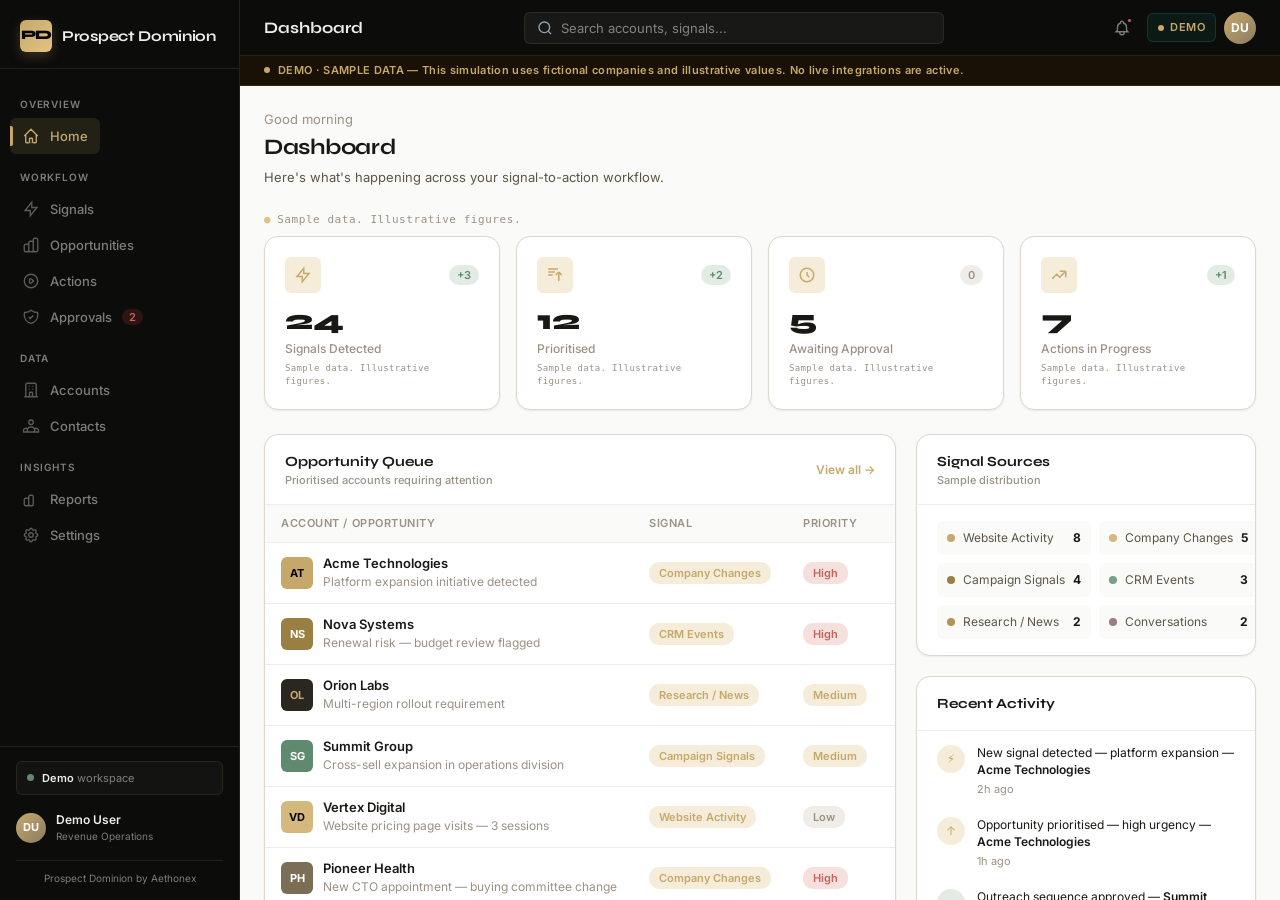
<file: demo/demo/index.html>
<!DOCTYPE html>
<html lang="en">
<head>
  <meta charset="UTF-8">
  <meta name="viewport" content="width=device-width, initial-scale=1.0">
  <title>Prospect Dominion | Simulation & Dashboard</title>
  <meta name="description" content="Prospect Dominion by Aethonex — governed signal-to-action operating layer for revenue teams. Product simulation with sample data.">
  <meta name="robots" content="index, follow">
  <link rel="canonical" href="https://dominion.aethonex.com/demo/">
  <meta property="og:title" content="Prospect Dominion | Simulation & Dashboard">
  <meta property="og:description" content="Governed signal-to-action operating layer for revenue teams. Product Simulation.">
  <meta property="og:url" content="https://dominion.aethonex.com/demo/">
  <meta property="og:site_name" content="Prospect Dominion by Aethonex">
  <meta property="og:type" content="website">
  <meta name="twitter:card" content="summary">
  <meta name="twitter:title" content="Prospect Dominion — Dashboard">
  <meta name="twitter:description" content="Governed signal-to-action operating layer for revenue teams.">
  <link rel="icon" href="../favicon.svg" type="image/svg+xml">
  <link rel="preconnect" href="https://fonts.googleapis.com">
  <link rel="preconnect" href="https://fonts.gstatic.com" crossorigin>
  <link href="https://fonts.googleapis.com/css2?family=Inter:wght@400;500;600;700&family=Syne:wght@600;700;800&family=Space+Grotesk:wght@500;600;700;800&family=JetBrains+Mono:wght@400;500;600&display=swap" rel="stylesheet">
  <link rel="stylesheet" href="../app.css">
</head>
<body>
  <!-- Mobile sidebar backdrop -->
  <div class="sidebar-backdrop"></div>

  <div class="app-layout">
    <!-- ===== SIDEBAR ===== -->
    <aside class="sidebar" role="navigation" aria-label="Main navigation">
      <div class="sidebar-brand">
        <div class="sidebar-brand-mark">
          <div class="sidebar-logo">PD</div>
          <span class="sidebar-brand-text">Prospect Dominion</span>
        </div>
      </div>

      <nav class="sidebar-nav">
        <div class="sidebar-section-label">Overview</div>
        <button class="sidebar-link active" data-page="home" aria-label="Dashboard">
          <svg class="sidebar-link-icon" width="18" height="18" fill="none" viewBox="0 0 24 24" stroke="currentColor" stroke-width="1.8"><path d="M3 12l2-2m0 0l7-7 7 7M5 10v10a1 1 0 001 1h3m10-11l2 2m-2-2v10a1 1 0 01-1 1h-3m-4 0a1 1 0 01-1-1v-4a1 1 0 011-1h2a1 1 0 011 1v4a1 1 0 01-1 1"/></svg>
          Home
        </button>

        <div class="sidebar-section-label">Workflow</div>
        <button class="sidebar-link" data-page="signals" aria-label="Signals">
          <svg class="sidebar-link-icon" width="18" height="18" fill="none" viewBox="0 0 24 24" stroke="currentColor" stroke-width="1.8"><path d="M13 10V3L4 14h7v7l9-11h-7z"/></svg>
          Signals
        </button>
        <button class="sidebar-link" data-page="opportunities" aria-label="Opportunities">
          <svg class="sidebar-link-icon" width="18" height="18" fill="none" viewBox="0 0 24 24" stroke="currentColor" stroke-width="1.8"><path d="M9 19v-6a2 2 0 00-2-2H5a2 2 0 00-2 2v6a2 2 0 002 2h2a2 2 0 002-2zm0 0V9a2 2 0 012-2h2a2 2 0 012 2v10m-6 0a2 2 0 002 2h2a2 2 0 002-2m0 0V5a2 2 0 012-2h2a2 2 0 012 2v14a2 2 0 01-2 2h-2a2 2 0 01-2-2z"/></svg>
          Opportunities
        </button>
        <button class="sidebar-link" data-page="actions" aria-label="Actions">
          <svg class="sidebar-link-icon" width="18" height="18" fill="none" viewBox="0 0 24 24" stroke="currentColor" stroke-width="1.8"><path d="M14.752 11.168l-3.197-2.132A1 1 0 0010 9.87v4.263a1 1 0 001.555.832l3.197-2.132a1 1 0 000-1.664z"/><path d="M21 12a9 9 0 11-18 0 9 9 0 0118 0z"/></svg>
          Actions
        </button>
        <button class="sidebar-link" data-page="approvals" aria-label="Approvals">
          <svg class="sidebar-link-icon" width="18" height="18" fill="none" viewBox="0 0 24 24" stroke="currentColor" stroke-width="1.8"><path d="M9 12l2 2 4-4m5.618-4.016A11.955 11.955 0 0112 2.944a11.955 11.955 0 01-8.618 3.04A12.02 12.02 0 003 9c0 5.591 3.824 10.29 9 11.622 5.176-1.332 9-6.03 9-11.622 0-1.042-.133-2.052-.382-3.016z"/></svg>
          Approvals
          <span class="sidebar-link-badge">2</span>
        </button>

        <div class="sidebar-section-label">Data</div>
        <button class="sidebar-link" data-page="accounts" aria-label="Accounts">
          <svg class="sidebar-link-icon" width="18" height="18" fill="none" viewBox="0 0 24 24" stroke="currentColor" stroke-width="1.8"><path d="M19 21V5a2 2 0 00-2-2H7a2 2 0 00-2 2v16m14 0h2m-2 0h-5m-9 0H3m2 0h5M9 7h1m-1 4h1m4-4h1m-1 4h1m-5 10v-5a1 1 0 011-1h2a1 1 0 011 1v5m-4 0h4"/></svg>
          Accounts
        </button>
        <button class="sidebar-link" data-page="contacts" aria-label="Contacts">
          <svg class="sidebar-link-icon" width="18" height="18" fill="none" viewBox="0 0 24 24" stroke="currentColor" stroke-width="1.8"><path d="M17 20h5v-2a3 3 0 00-5.356-1.857M17 20H7m10 0v-2c0-.656-.126-1.283-.356-1.857M7 20H2v-2a3 3 0 015.356-1.857M7 20v-2c0-.656.126-1.283.356-1.857m0 0a5.002 5.002 0 019.288 0M15 7a3 3 0 11-6 0 3 3 0 016 0z"/></svg>
          Contacts
        </button>

        <div class="sidebar-section-label">Insights</div>
        <button class="sidebar-link" data-page="reports" aria-label="Reports">
          <svg class="sidebar-link-icon" width="18" height="18" fill="none" viewBox="0 0 24 24" stroke="currentColor" stroke-width="1.8"><path d="M9 19v-6a2 2 0 00-2-2H5a2 2 0 00-2 2v6a2 2 0 002 2h2a2 2 0 002-2zm0 0V9a2 2 0 012-2h2a2 2 0 012 2v10m-6 0a2 2 0 002 2h2a2 2 0 002-2"/></svg>
          Reports
        </button>
        <button class="sidebar-link" data-page="settings" aria-label="Settings">
          <svg class="sidebar-link-icon" width="18" height="18" fill="none" viewBox="0 0 24 24" stroke="currentColor" stroke-width="1.8"><path d="M10.325 4.317c.426-1.756 2.924-1.756 3.35 0a1.724 1.724 0 002.573 1.066c1.543-.94 3.31.826 2.37 2.37a1.724 1.724 0 001.066 2.573c1.756.426 1.756 2.924 0 3.35a1.724 1.724 0 00-1.066 2.573c.94 1.543-.826 3.31-2.37 2.37a1.724 1.724 0 00-2.573 1.066c-.426 1.756-2.924 1.756-3.35 0a1.724 1.724 0 00-2.573-1.066c-1.543.94-3.31-.826-2.37-2.37a1.724 1.724 0 00-1.066-2.573c-1.756-.426-1.756-2.924 0-3.35a1.724 1.724 0 001.066-2.573c-.94-1.543.826-3.31 2.37-2.37.996.608 2.296.07 2.572-1.065z"/><path d="M15 12a3 3 0 11-6 0 3 3 0 016 0z"/></svg>
          Settings
        </button>
      </nav>

      <div class="sidebar-footer">
        <div class="sidebar-env">
          <div class="sidebar-env-dot"></div>
          <div class="sidebar-env-text"><strong>Demo</strong> workspace</div>
        </div>
        <div class="sidebar-user">
          <div class="sidebar-avatar">DU</div>
          <div class="sidebar-user-info">
            <div class="sidebar-user-name">Demo User</div>
            <div class="sidebar-user-role">Revenue Operations</div>
          </div>
        </div>
        <div class="sidebar-aethonex">
          Prospect Dominion by <a href="https://aethonex.com" target="_blank" rel="noopener noreferrer">Aethonex</a>
        </div>
      </div>
    </aside>

    <!-- ===== MAIN AREA ===== -->
    <div class="main-area">
      <!-- Top Bar -->
      <header class="topbar">
        <button class="mobile-menu-btn" id="mobile-menu-btn" aria-label="Open menu">
          <svg width="20" height="20" fill="none" viewBox="0 0 24 24" stroke="currentColor" stroke-width="2"><path d="M4 6h16M4 12h16M4 18h16"/></svg>
        </button>
        <h1 class="topbar-title" id="topbar-title">Dashboard</h1>

        <div class="topbar-search">
          <input type="search" class="topbar-search-input" id="global-search" placeholder="Search accounts, signals..." aria-label="Global search">
        </div>

        <div class="topbar-actions">
          <button class="topbar-btn" aria-label="Notifications" title="Notifications">
            <svg width="18" height="18" fill="none" viewBox="0 0 24 24" stroke="currentColor" stroke-width="1.8"><path d="M15 17h5l-1.405-1.405A2.032 2.032 0 0118 14.158V11a6.002 6.002 0 00-4-5.659V5a2 2 0 10-4 0v.341C7.67 6.165 6 8.388 6 11v3.159c0 .538-.214 1.055-.595 1.436L4 17h5m6 0v1a3 3 0 11-6 0v-1m6 0H9"/></svg>
            <span class="notif-dot"></span>
          </button>
          <div class="topbar-env">
            <div class="topbar-env-dot"></div>
            Demo
          </div>
          <div class="topbar-avatar" title="Demo User">DU</div>
        </div>
      </header>

      <!-- Demo Banner -->
      <div class="demo-banner">
        <div class="demo-banner-dot"></div>
        DEMO &middot; SAMPLE DATA &mdash; This simulation uses fictional companies and illustrative values. No live integrations are active.
      </div>

      <!-- Content Area -->
      <main class="content-area">

        <!-- ===== HOME / DASHBOARD ===== -->
        <div class="page-view active" id="page-home">
          <div class="page-header">
            <div class="page-greeting">Good morning</div>
            <h2 class="page-title">Dashboard</h2>
            <p class="page-subtitle">Here's what's happening across your signal-to-action workflow.</p>
          </div>

          <!-- KPIs -->
          <div class="kpi-sample-banner" style="font-size:11px;font-family:monospace;color:var(--text-muted,#8d9287);margin-bottom:8px;letter-spacing:0.05em;display:flex;align-items:center;gap:6px;"><span style="color:#e2c383;">●</span> Sample data. Illustrative figures.</div>
          <div class="kpi-grid" id="kpi-grid"></div>

          <!-- Main Grid: Queue + Side panels -->
          <div class="dashboard-grid">
            <!-- Opportunity Queue -->
            <div class="card">
              <div class="card-header">
                <div>
                  <div class="card-title">Opportunity Queue</div>
                  <div class="card-subtitle">Prioritised accounts requiring attention</div>
                </div>
                <button type="button" class="card-action-link" aria-label="View all opportunities" onclick="window.pdApp.navigate('opportunities')">View all <span aria-hidden="true">→</span></button>
              </div>
              <div class="card-body">
                <div class="data-table-wrap" id="dashboard-opp-table"></div>
              </div>
            </div>

            <!-- Right Side -->
            <div style="display:flex;flex-direction:column;gap:20px">
              <!-- Signal Sources -->
              <div class="card">
                <div class="card-header">
                  <div>
                    <div class="card-title">Signal Sources</div>
                    <div class="card-subtitle">Sample distribution</div>
                  </div>
                </div>
                <div class="card-body">
                  <div class="sources-grid" id="signal-sources"></div>
                </div>
              </div>

              <!-- Recent Activity -->
              <div class="card" style="flex:1">
                <div class="card-header">
                  <div class="card-title">Recent Activity</div>
                </div>
                <div class="card-body">
                  <div class="activity-list" id="dashboard-activity"></div>
                </div>
              </div>
            </div>
          </div>
        </div>

        <!-- ===== SIGNALS ===== -->
        <div class="page-view" id="page-signals">
          <div class="page-header">
            <h2 class="page-title">Signals</h2>
            <p class="page-subtitle">Detected buying signals from configured sources. Sample data.</p>
          </div>

          <div class="filter-bar">
            <input type="search" class="filter-search" id="signals-search" placeholder="Search signals..." aria-label="Search signals">
            <div class="filter-tab-group">
              <button class="filter-tab active" data-signal-filter="All">All</button>
              <button class="filter-tab" data-signal-filter="New">New</button>
              <button class="filter-tab" data-signal-filter="Prioritised">Prioritised</button>
              <button class="filter-tab" data-signal-filter="Reviewed">Reviewed</button>
            </div>
          </div>

          <div class="card">
            <div class="card-body">
              <div class="data-table-wrap">
                <table class="data-table">
                  <thead>
                    <tr>
                      <th>Source</th>
                      <th>Account</th>
                      <th>Signal</th>
                      <th>Detected</th>
                      <th>Importance</th>
                      <th>Status</th>
                      <th>Next Action</th>
                    </tr>
                  </thead>
                  <tbody id="signals-table-body"></tbody>
                </table>
              </div>
            </div>
          </div>
        </div>

        <!-- ===== OPPORTUNITIES ===== -->
        <div class="page-view" id="page-opportunities">
          <div class="page-header">
            <h2 class="page-title">Opportunities</h2>
            <p class="page-subtitle">Prioritised account queue. Click any row to see details.</p>
          </div>

          <div class="filter-bar">
            <input type="search" class="filter-search" id="opp-search" placeholder="Search accounts..." aria-label="Search opportunities">
            <select class="filter-select" id="opp-status-filter" aria-label="Filter by status">
              <option value="All">All statuses</option>
              <option value="Awaiting Approval">Awaiting Approval</option>
              <option value="Ready">Ready</option>
              <option value="In Progress">In Progress</option>
              <option value="Approved">Approved</option>
              <option value="Queued">Queued</option>
            </select>
          </div>

          <div class="card">
            <div class="card-body">
              <div class="data-table-wrap" id="opportunities-table"></div>
            </div>
          </div>
        </div>

        <!-- ===== ACTIONS ===== -->
        <div class="page-view" id="page-actions">
          <div class="page-header">
            <h2 class="page-title">Actions</h2>
            <p class="page-subtitle">Tracked actions across the workflow. Demo state.</p>
          </div>

          <div class="filter-bar">
            <select class="filter-select" id="action-status-filter" aria-label="Filter by status">
              <option value="All">All statuses</option>
              <option value="In Progress">In Progress</option>
              <option value="Awaiting Approval">Awaiting Approval</option>
              <option value="Completed">Completed</option>
              <option value="Queued">Queued</option>
            </select>
          </div>

          <div class="card">
            <div class="card-body">
              <div class="data-table-wrap">
                <table class="data-table">
                  <thead>
                    <tr>
                      <th>Action Type</th>
                      <th>Account</th>
                      <th>Owner</th>
                      <th>Approval</th>
                      <th>Created</th>
                      <th>Status</th>
                    </tr>
                  </thead>
                  <tbody id="actions-table-body"></tbody>
                </table>
              </div>
            </div>
          </div>
        </div>

        <!-- ===== APPROVALS ===== -->
        <div class="page-view" id="page-approvals">
          <div class="page-header">
            <h2 class="page-title">Approvals</h2>
            <p class="page-subtitle">Items requiring human governance before execution. Demo actions update simulation state only.</p>
          </div>

          <div class="approval-cards" id="approvals-list"></div>
        </div>

        <!-- ===== ACCOUNTS ===== -->
        <div class="page-view" id="page-accounts">
          <div class="page-header">
            <h2 class="page-title">Accounts</h2>
            <p class="page-subtitle">All accounts in the simulation. Click to view details.</p>
          </div>

          <div class="card">
            <div class="card-body">
              <div class="data-table-wrap" id="accounts-list-table"></div>
            </div>
          </div>
        </div>

        <!-- ===== CONTACTS ===== -->
        <div class="page-view" id="page-contacts">
          <div class="page-header">
            <h2 class="page-title">Contacts</h2>
            <p class="page-subtitle">Relationship contacts across sample accounts.</p>
          </div>

          <div class="card">
            <div class="card-body">
              <div class="data-table-wrap" id="contacts-list"></div>
            </div>
          </div>
        </div>

        <!-- ===== REPORTS ===== -->
        <div class="page-view" id="page-reports">
          <div class="page-header">
            <h2 class="page-title">Reports</h2>
            <p class="page-subtitle">Operational analytics. Sample data — not real customer metrics.</p>
          </div>

          <div class="analytics-grid">
            <div class="card">
              <div class="card-header">
                <div class="card-title">Signals Over Time</div>
                <div class="card-subtitle">Sample trend data</div>
              </div>
              <div class="card-body">
                <div class="mini-bars" id="report-bars"></div>
              </div>
            </div>

            <div class="card">
              <div class="card-header">
                <div class="card-title">Actions by Type</div>
                <div class="card-subtitle">Sample breakdown</div>
              </div>
              <div class="card-body padded">
                <div style="display:flex;flex-direction:column;gap:12px">
                  <div>
                    <div style="display:flex;justify-content:space-between;font-size:12px;margin-bottom:4px">
                      <span style="color:var(--text-secondary)">Warm Intro</span>
                      <span style="font-weight:600">2</span>
                    </div>
                    <div style="height:6px;background:var(--surface-2);border-radius:3px;overflow:hidden">
                      <div style="width:33%;height:100%;background:var(--blue);border-radius:3px"></div>
                    </div>
                  </div>
                  <div>
                    <div style="display:flex;justify-content:space-between;font-size:12px;margin-bottom:4px">
                      <span style="color:var(--text-secondary)">Signal Scan</span>
                      <span style="font-weight:600">2</span>
                    </div>
                    <div style="height:6px;background:var(--surface-2);border-radius:3px;overflow:hidden">
                      <div style="width:33%;height:100%;background:var(--indigo);border-radius:3px"></div>
                    </div>
                  </div>
                  <div>
                    <div style="display:flex;justify-content:space-between;font-size:12px;margin-bottom:4px">
                      <span style="color:var(--text-secondary)">Intro Sequence</span>
                      <span style="font-weight:600">1</span>
                    </div>
                    <div style="height:6px;background:var(--surface-2);border-radius:3px;overflow:hidden">
                      <div style="width:17%;height:100%;background:var(--violet);border-radius:3px"></div>
                    </div>
                  </div>
                  <div>
                    <div style="display:flex;justify-content:space-between;font-size:12px;margin-bottom:4px">
                      <span style="color:var(--text-secondary)">Outreach</span>
                      <span style="font-weight:600">1</span>
                    </div>
                    <div style="height:6px;background:var(--surface-2);border-radius:3px;overflow:hidden">
                      <div style="width:17%;height:100%;background:var(--teal);border-radius:3px"></div>
                    </div>
                  </div>
                </div>
              </div>
            </div>

            <div class="card">
              <div class="card-header">
                <div class="card-title">Approval Activity</div>
                <div class="card-subtitle">Sample governance metrics</div>
              </div>
              <div class="card-body padded">
                <div style="display:grid;grid-template-columns:1fr 1fr;gap:16px;text-align:center">
                  <div>
                    <div style="font-size:28px;font-weight:800;font-family:var(--font-display);color:var(--emerald)">4</div>
                    <div style="font-size:12px;color:var(--text-muted)">Approved</div>
                  </div>
                  <div>
                    <div style="font-size:28px;font-weight:800;font-family:var(--font-display);color:var(--amber)">2</div>
                    <div style="font-size:12px;color:var(--text-muted)">Pending</div>
                  </div>
                  <div>
                    <div style="font-size:28px;font-weight:800;font-family:var(--font-display);color:var(--blue)">6</div>
                    <div style="font-size:12px;color:var(--text-muted)">Total Actions</div>
                  </div>
                  <div>
                    <div style="font-size:28px;font-weight:800;font-family:var(--font-display);color:var(--text-primary)">6</div>
                    <div style="font-size:12px;color:var(--text-muted)">Accounts</div>
                  </div>
                </div>
              </div>
            </div>

            <div class="card">
              <div class="card-header">
                <div class="card-title">Priority Distribution</div>
                <div class="card-subtitle">Sample data</div>
              </div>
              <div class="card-body padded">
                <div style="display:flex;flex-direction:column;gap:12px">
                  <div>
                    <div style="display:flex;justify-content:space-between;font-size:12px;margin-bottom:4px">
                      <span><span class="badge badge-high">High</span></span>
                      <span style="font-weight:600">3</span>
                    </div>
                    <div style="height:6px;background:var(--surface-2);border-radius:3px;overflow:hidden">
                      <div style="width:50%;height:100%;background:var(--red);border-radius:3px"></div>
                    </div>
                  </div>
                  <div>
                    <div style="display:flex;justify-content:space-between;font-size:12px;margin-bottom:4px">
                      <span><span class="badge badge-medium">Medium</span></span>
                      <span style="font-weight:600">2</span>
                    </div>
                    <div style="height:6px;background:var(--surface-2);border-radius:3px;overflow:hidden">
                      <div style="width:33%;height:100%;background:var(--amber);border-radius:3px"></div>
                    </div>
                  </div>
                  <div>
                    <div style="display:flex;justify-content:space-between;font-size:12px;margin-bottom:4px">
                      <span><span class="badge badge-low">Low</span></span>
                      <span style="font-weight:600">1</span>
                    </div>
                    <div style="height:6px;background:var(--surface-2);border-radius:3px;overflow:hidden">
                      <div style="width:17%;height:100%;background:var(--text-muted);border-radius:3px"></div>
                    </div>
                  </div>
                </div>
              </div>
            </div>
          </div>
        </div>

        <!-- ===== SETTINGS ===== -->
        <div class="page-view" id="page-settings">
          <div class="page-header">
            <h2 class="page-title">Settings</h2>
            <p class="page-subtitle">Workspace configuration.</p>
          </div>

          <div class="settings-section">
            <h3>Workspace</h3>
            <p>This is a demonstration workspace running with sample data. In a deployed environment, settings would control signal source connections, approval rules, notification preferences, and team access.</p>
          </div>

          <div class="settings-section">
            <h3>Environment</h3>
            <p>Status: <strong>Demo</strong> &middot; No live integrations active. All data is illustrative.</p>
          </div>

          <div class="settings-section">
            <h3>About Prospect Dominion</h3>
            <p>Prospect Dominion is a governed signal-to-action operating layer for revenue teams, built and deployed by <a href="https://aethonex.com" target="_blank" rel="noopener noreferrer" style="color:var(--blue)">Aethonex</a>.</p>
            <p style="margin-top:8px">
              <a href="https://dominion.aethonex.com/" style="color:var(--blue)">Product overview</a> &middot;
              <a href="https://dominion.aethonex.com/pricing/" style="color:var(--blue)">Pricing</a> &middot;
              <a href="https://dominion.aethonex.com/pilot/" style="color:var(--blue)">Pilot details</a> &middot;
              <a href="https://dominion.aethonex.com/faq/" style="color:var(--blue)">FAQ</a>
            </p>
          </div>
        </div>

      </main>
    </div>
  </div>

  <!-- ===== DETAIL PANEL (Slide-in) ===== -->
  <div class="detail-overlay" id="detail-overlay">
    <div class="detail-panel" id="detail-content" role="dialog" aria-label="Account detail"></div>
  </div>

  <script src="../app.js"></script>
</body>
</html>
</file>
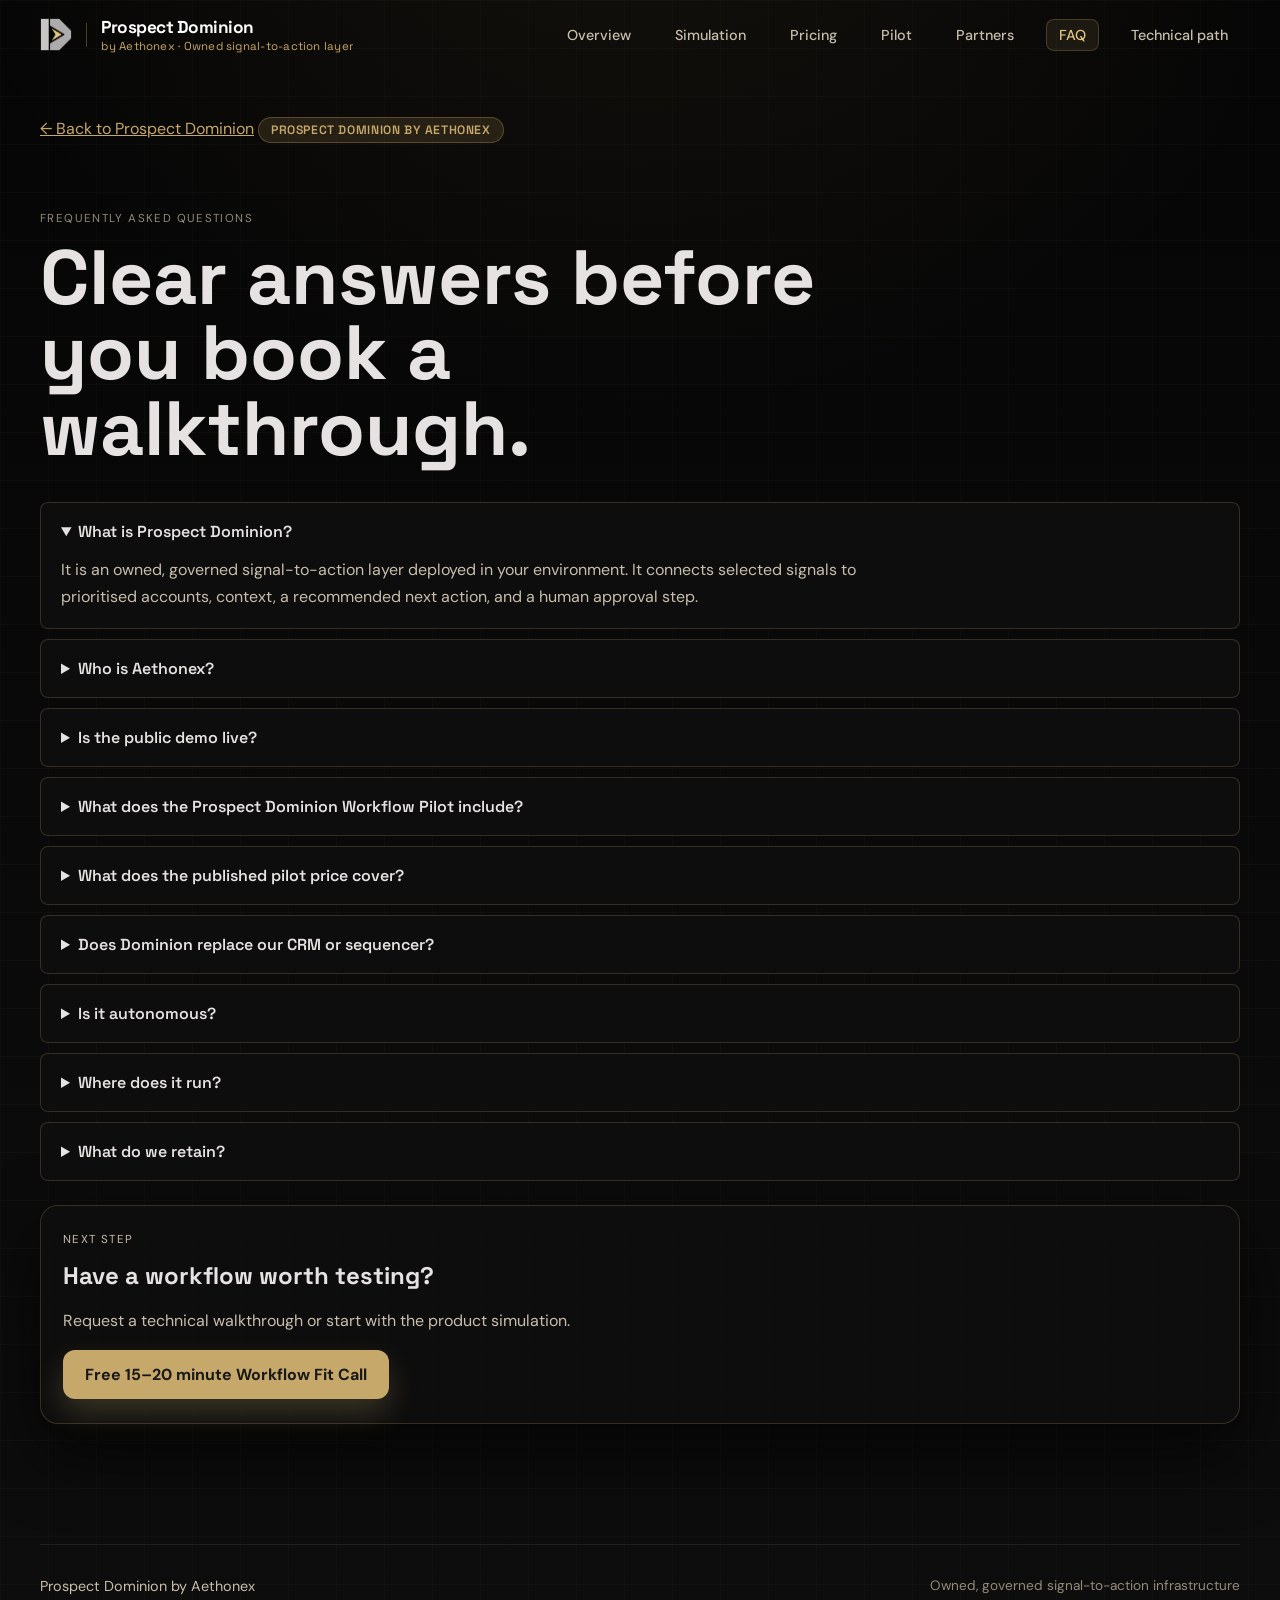
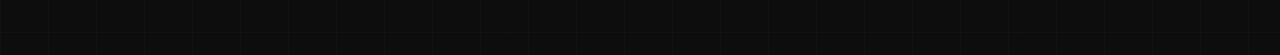
<file: demo/faq/index.html>
<!doctype html>
<html lang="en">
  <head>
    <meta charset="utf-8" />
    <meta name="viewport" content="width=device-width, initial-scale=1" />
    <title>Prospect Dominion | FAQ</title>
    <meta name="description" content="Frequently asked questions about Prospect Dominion by Aethonex, the 30-day pilot, and deployment." />
    <meta property="og:title" content="Prospect Dominion by Aethonex | FAQ" />
    <meta property="og:url" content="https://dominion.aethonex.com/faq/" />
    <link rel="icon" href="../favicon.svg" type="image/svg+xml" />
    <link rel="preconnect" href="https://fonts.googleapis.com" />
    <link rel="preconnect" href="https://fonts.gstatic.com" crossorigin />
    <link href="https://fonts.googleapis.com/css2?family=DM+Sans:wght@400;500;600;700&family=Space+Grotesk:wght@500;600;700;800&display=swap" rel="stylesheet" />
    <link rel="stylesheet" href="../styles.css" />
  </head>
  <body>
    <div class="page-shell">
      <header class="topbar container">
        <div class="brand-wrap" aria-label="Prospect Dominion home">
          <img src="../logo-new.png" alt="Aethonex" class="brand-logo-img" />
          <div class="brand-divider"></div>
          <div>
            <div class="brand-name">Prospect Dominion</div>
            <div class="brand-subtitle">by Aethonex · Owned signal-to-action layer</div>
          </div>
        </div>

        <nav class="nav" aria-label="Main navigation">
          <a href="../index.html">Overview</a>
          <a href="../demo/">Simulation</a>
          <a href="../pricing/">Pricing</a>
          <a href="../pilot/">Pilot</a>
          <a href="../partners/">Partners</a>
          <a href="./" class="active">FAQ</a>
          <a href="../tester.html">Technical path</a>
        </nav>
      </header>

      <main class="container commercial-page">
        <a class="back-link" href="../index.html">← Back to Prospect Dominion</a>
        <div class="parent-tag">Prospect Dominion by Aethonex</div>
        <p class="eyebrow">Frequently asked questions</p>
        <h1>Clear answers before you book a walkthrough.</h1>
        <div class="faq-list">
          <details open><summary>What is Prospect Dominion?</summary><p>It is an owned, governed signal-to-action layer deployed in your environment. It connects selected signals to prioritised accounts, context, a recommended next action, and a human approval step.</p></details>
          <details><summary>Who is Aethonex?</summary><p>Aethonex builds and maintains the open-source Prospect Dominion core and provides specialized deployment, workflow automation, and infrastructure engineering for revenue teams. It is currently operating pre-incorporation with UK company registration planned.</p></details>
          <details><summary>Is the public demo live?</summary><p>No. The public demo is a simulation using fictional sample accounts, seeded activity, and illustrative values. It sends no external actions and does not use customer data.</p></details>
          <details><summary>What does the Prospect Dominion Workflow Pilot include?</summary><p>A 30-day initial paid design-partner engagement, subject to feasibility. Initial test price: £2,500 UK / $3,000 US; these prices are not validated by completed customer purchases. Scope is one bounded workflow in a customer-controlled environment, one supported CSV input, one implemented prioritisation path, one human approval gate, and one already-supported and tested action provider or type. Up to 200 target accounts and five users, subject to feasibility, with documentation, handover, agreed acceptance criteria, and provenance, action-result, or audit functions where supported. Final scope and payment terms are confirmed in writing after review.</p></details>
          <details><summary>What does the published pilot price cover?</summary><p>It is an initial test price for the feasibility-dependent pilot scope above, not a price validated by completed customer purchases. Hosting, third-party costs, and work beyond the agreed scope are excluded unless separately agreed in writing. A free 15–20 minute Workflow Fit Call is a qualification conversation, not a free technical audit or implementation. Workflow Care &amp; Improvement is separate at £750 UK / $950 US per month, available only after successful deployment and where ongoing support is appropriate; it includes up to four defined hours and one operational review, with hosting, third-party costs, major development, and 24/7 support excluded. See <a href="https://www.aethonex.com/pricing/">current Aethonex service terms</a>.</p></details>
          <details><summary>Does Dominion replace our CRM or sequencer?</summary><p>No. The pilot is scoped to one bounded workflow and a supported, tested action path; it does not replace a CRM or sequencer. Provider compatibility must be confirmed before scope is agreed.</p></details>
          <details><summary>Is it autonomous?</summary><p>No. The commercial model is governed: a human operator approves, edits, or rejects an external action before it is sent.</p></details>
          <details><summary>Where does it run?</summary><p>The intended deployment is customer-controlled and single-tenant. Hosting, external providers, data flows, and operational responsibilities are confirmed during technical scoping; do not provide customer data before those arrangements are approved.</p></details>
          <details><summary>What do we retain?</summary><p>Prospect Dominion Core is MIT-licensed. The paid service is scoped implementation, configuration, deployment support, and handover—not exclusive access to the source. You retain your data, credentials, and infrastructure; rights for customer-specific work are defined in the written agreement.</p></details>
        </div>

        <section class="panel commercial-note">
          <p class="feature-label">Next step</p>
          <h2>Have a workflow worth testing?</h2>
          <p>Request a technical walkthrough or start with the product simulation.</p>
          <button class="primary-btn book-walkthrough-btn" type="button">Free 15–20 minute Workflow Fit Call</button>
        </section>
      </main>

      <!-- External scheduling dialog -->
      <dialog class="demo-dialog" id="demoDialog" aria-labelledby="dialogTitle">
        <button class="dialog-close" id="closeDialog" type="button" aria-label="Close product walkthrough panel">&times;</button>
        <p class="feature-label">External scheduling</p>
        <h2 id="dialogTitle">Free Workflow Fit Call · 15–20 minutes</h2>
        <p>This qualification call checks whether a relevant workflow and feasible next step exist. It is not a free technical audit or implementation. Continue to Aethonex's free Workflow Fit Call page to review details and book; booking may open Cal.com. Review <a href="https://cal.com/privacy" target="_blank" rel="noopener noreferrer">Cal.com's privacy information</a> before providing contact details; do not include customer or confidential data.</p>
        <a class="primary-btn" href="https://www.aethonex.com/demo/">Continue to Workflow Fit Call</a>
      </dialog>

      <footer class="container footer">
        <div>Prospect Dominion by Aethonex</div>
        <div class="footer-note">Owned, governed signal-to-action infrastructure</div>
      </footer>
    </div>

    <script src="../config.js"></script>
    <script src="../script.js?v=08a06cb"></script>
  </body>
</html>
</file>
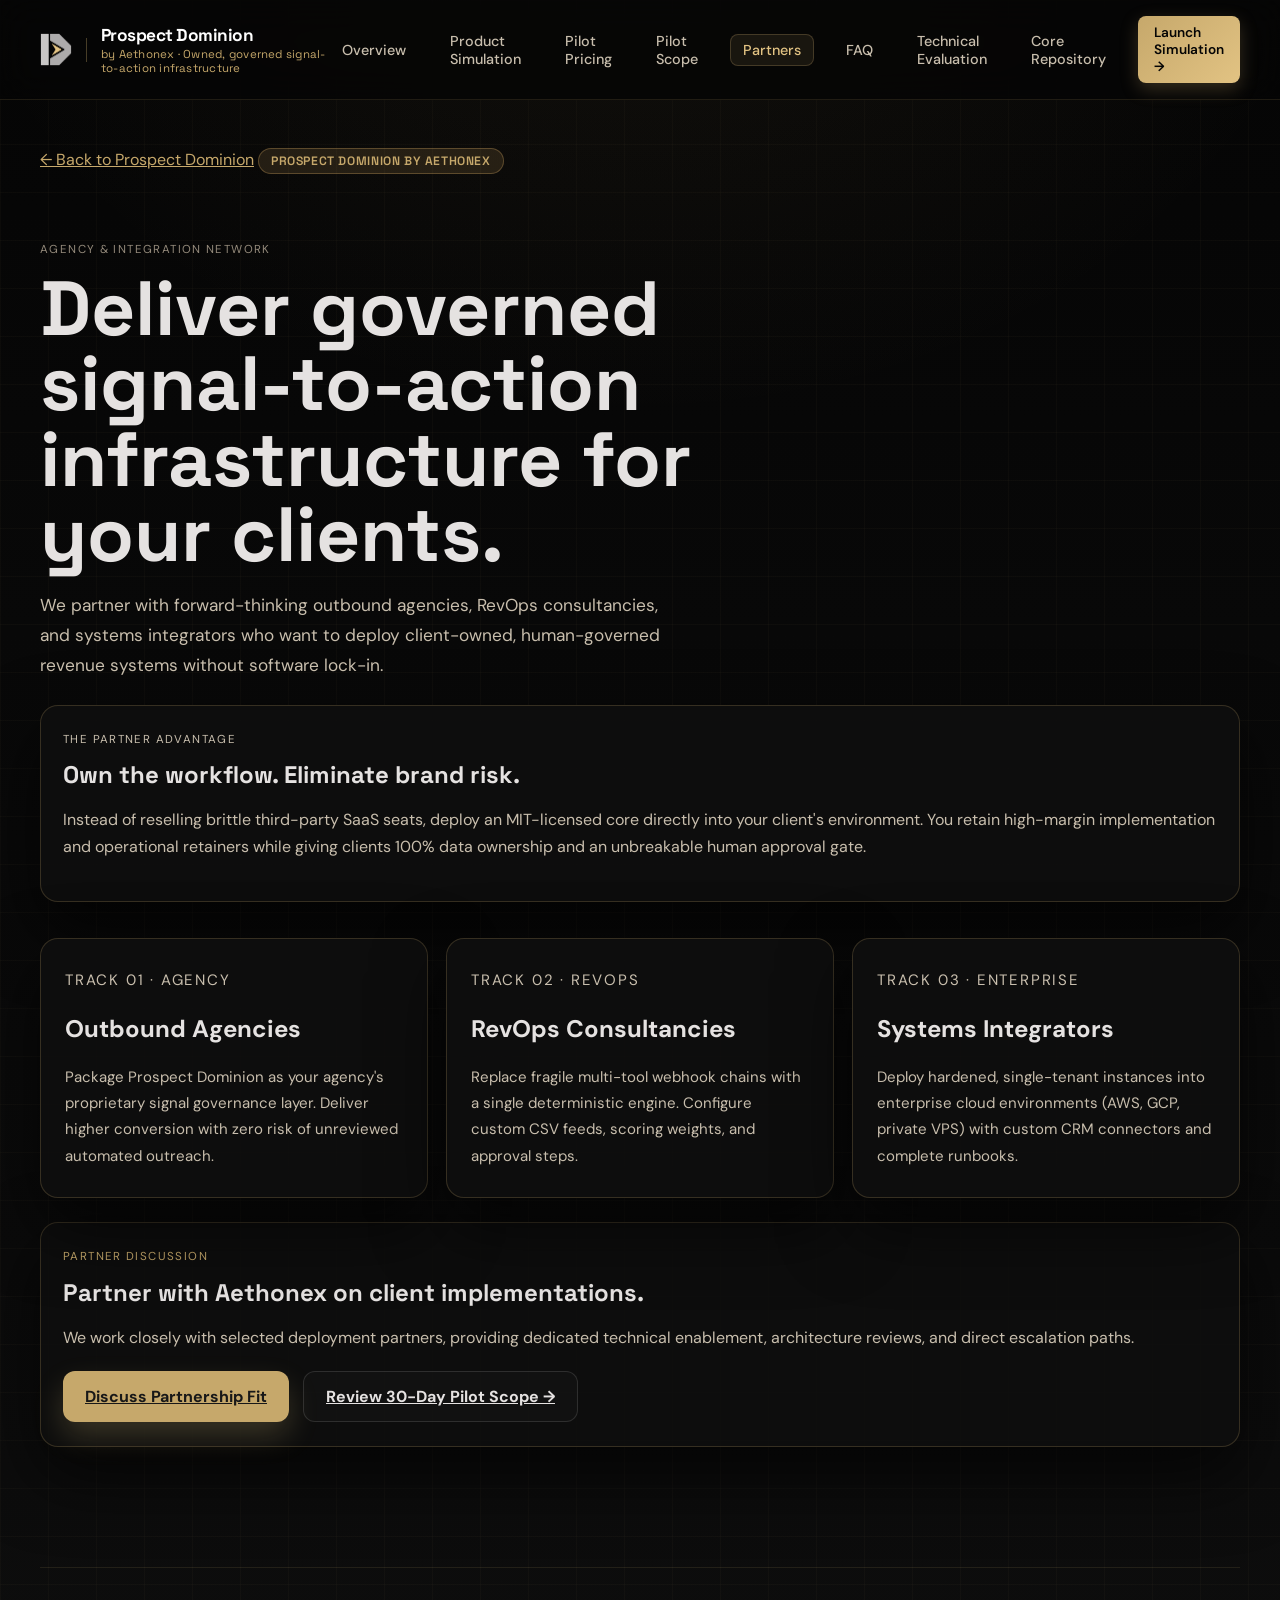
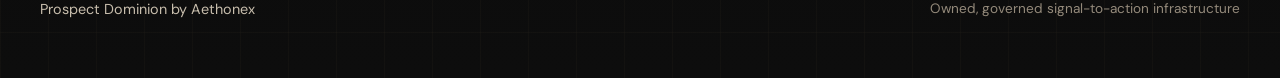
<file: demo/partners/index.html>
<!doctype html>
<html lang="en">
  <head>
    <meta charset="utf-8" />
    <meta name="viewport" content="width=device-width, initial-scale=1" />
    <title>Prospect Dominion | Partners</title>
    <meta name="description" content="Prospect Dominion by Aethonex partner model for outbound agencies and RevOps consultancies." />
    <meta property="og:title" content="Prospect Dominion by Aethonex | Partners" />
    <meta property="og:url" content="https://dominion.aethonex.com/partners/" />
    <link rel="icon" href="../favicon.svg" type="image/svg+xml" />
    <link rel="preconnect" href="https://fonts.googleapis.com" />
    <link rel="preconnect" href="https://fonts.gstatic.com" crossorigin />
    <link href="https://fonts.googleapis.com/css2?family=DM+Sans:wght@400;500;600;700&family=Space+Grotesk:wght@500;600;700;800&display=swap" rel="stylesheet" />
    <link rel="stylesheet" href="../styles.css" />
  </head>
  <body>
    <div class="page-shell">
            <div class="topbar-wrapper">
        <header class="topbar container">
          <a class="brand-wrap" href="../index.html" aria-label="Prospect Dominion home">
            <img src="../logo-new.png" alt="Aethonex" class="brand-logo-img" />
            <div class="brand-divider"></div>
            <div>
              <div class="brand-name">Prospect Dominion</div>
              <div class="brand-subtitle">by Aethonex · Owned, governed signal-to-action infrastructure</div>
            </div>
          </a>

          <nav class="nav" aria-label="Main navigation">
            <a href="../index.html">Overview</a>
            <a href="../demo/">Product Simulation</a>
            <a href="../pricing/">Pilot Pricing</a>
            <a href="../pilot/">Pilot Scope</a>
            <a href="../partners/" class="active">Partners</a>
            <a href="../faq/">FAQ</a>
            <a href="../tester.html">Technical Evaluation</a>
            <a href="https://github.com/OU22QUI/Prospect-dominion" target="_blank" rel="noopener noreferrer">Core Repository</a>
            <a href="../demo/" class="nav-cta-btn">Launch Simulation →</a>
          </nav>

          <button class="mobile-nav-toggle" id="mobileNavToggle" aria-label="Toggle navigation menu" aria-expanded="false" type="button">
            <div class="hamburger-box">
              <span class="hamburger-bar"></span>
              <span class="hamburger-bar"></span>
              <span class="hamburger-bar"></span>
            </div>
          </button>
        </header>
      </div>

      <!-- Mobile Navigation Drawer -->
      <div class="mobile-nav-drawer" id="mobileNavDrawer" aria-hidden="true">
        <a href="../index.html" class="mobile-nav-link">Overview</a>
        <a href="../demo/" class="mobile-nav-link">Product Simulation</a>
        <a href="../pricing/" class="mobile-nav-link">Pilot Pricing</a>
        <a href="../pilot/" class="mobile-nav-link">Pilot Scope</a>
        <a href="../partners/" class="mobile-nav-link">Partners</a>
        <a href="../faq/" class="mobile-nav-link">FAQ</a>
        <a href="../tester.html" class="mobile-nav-link">Technical Evaluation</a>
        <a href="https://github.com/OU22QUI/Prospect-dominion" class="mobile-nav-link" target="_blank" rel="noopener noreferrer">Core Repository</a>
        <a href="../demo/" class="primary-btn drawer-cta">Launch Simulation →</a>
      </div>

      <main class="container commercial-page">
        <a class="back-link" href="../index.html">← Back to Prospect Dominion</a>
        <div class="parent-tag">Prospect Dominion by Aethonex</div>
        <p class="eyebrow">Agency &amp; Integration Network</p>
        <h1>Deliver governed signal-to-action infrastructure for your clients.</h1>
        <p class="lede">We partner with forward-thinking outbound agencies, RevOps consultancies, and systems integrators who want to deploy client-owned, human-governed revenue systems without software lock-in.</p>

        <section class="partner-hero panel">
          <p class="feature-label">The Partner Advantage</p>
          <h2>Own the workflow. Eliminate brand risk.</h2>
          <p>Instead of reselling brittle third-party SaaS seats, deploy an MIT-licensed core directly into your client's environment. You retain high-margin implementation and operational retainers while giving clients 100% data ownership and an unbreakable human approval gate.</p>
        </section>

        <section class="partner-grid">
          <article class="feature-card">
            <p class="feature-label">Track 01 · Agency</p>
            <h2>Outbound Agencies</h2>
            <p>Package Prospect Dominion as your agency's proprietary signal governance layer. Deliver higher conversion with zero risk of unreviewed automated outreach.</p>
          </article>
          <article class="feature-card">
            <p class="feature-label">Track 02 · RevOps</p>
            <h2>RevOps Consultancies</h2>
            <p>Replace fragile multi-tool webhook chains with a single deterministic engine. Configure custom CSV feeds, scoring weights, and approval steps.</p>
          </article>
          <article class="feature-card">
            <p class="feature-label">Track 03 · Enterprise</p>
            <h2>Systems Integrators</h2>
            <p>Deploy hardened, single-tenant instances into enterprise cloud environments (AWS, GCP, private VPS) with custom CRM connectors and complete runbooks.</p>
          </article>
        </section>

        <section class="panel commercial-note">
          <p class="feature-label" style="color: var(--accent);">Partner Discussion</p>
          <h2>Partner with Aethonex on client implementations.</h2>
          <p>We work closely with selected deployment partners, providing dedicated technical enablement, architecture reviews, and direct escalation paths.</p>
          <div style="margin-top: 20px; display: flex; gap: 14px; flex-wrap: wrap;">
            <a class="primary-btn" href="https://www.aethonex.com/demo/">Discuss Partnership Fit</a>
            <a class="secondary-btn" href="../pilot/">Review 30-Day Pilot Scope →</a>
          </div>
        </section>
      </main>

      <footer class="container footer">
        <div>Prospect Dominion by Aethonex</div>
        <div class="footer-note">Owned, governed signal-to-action infrastructure</div>
      </footer>
    </div>

    <script src="../config.js"></script>
    <script src="../script.js?v=08a06cb"></script>
  </body>
</html>
</file>
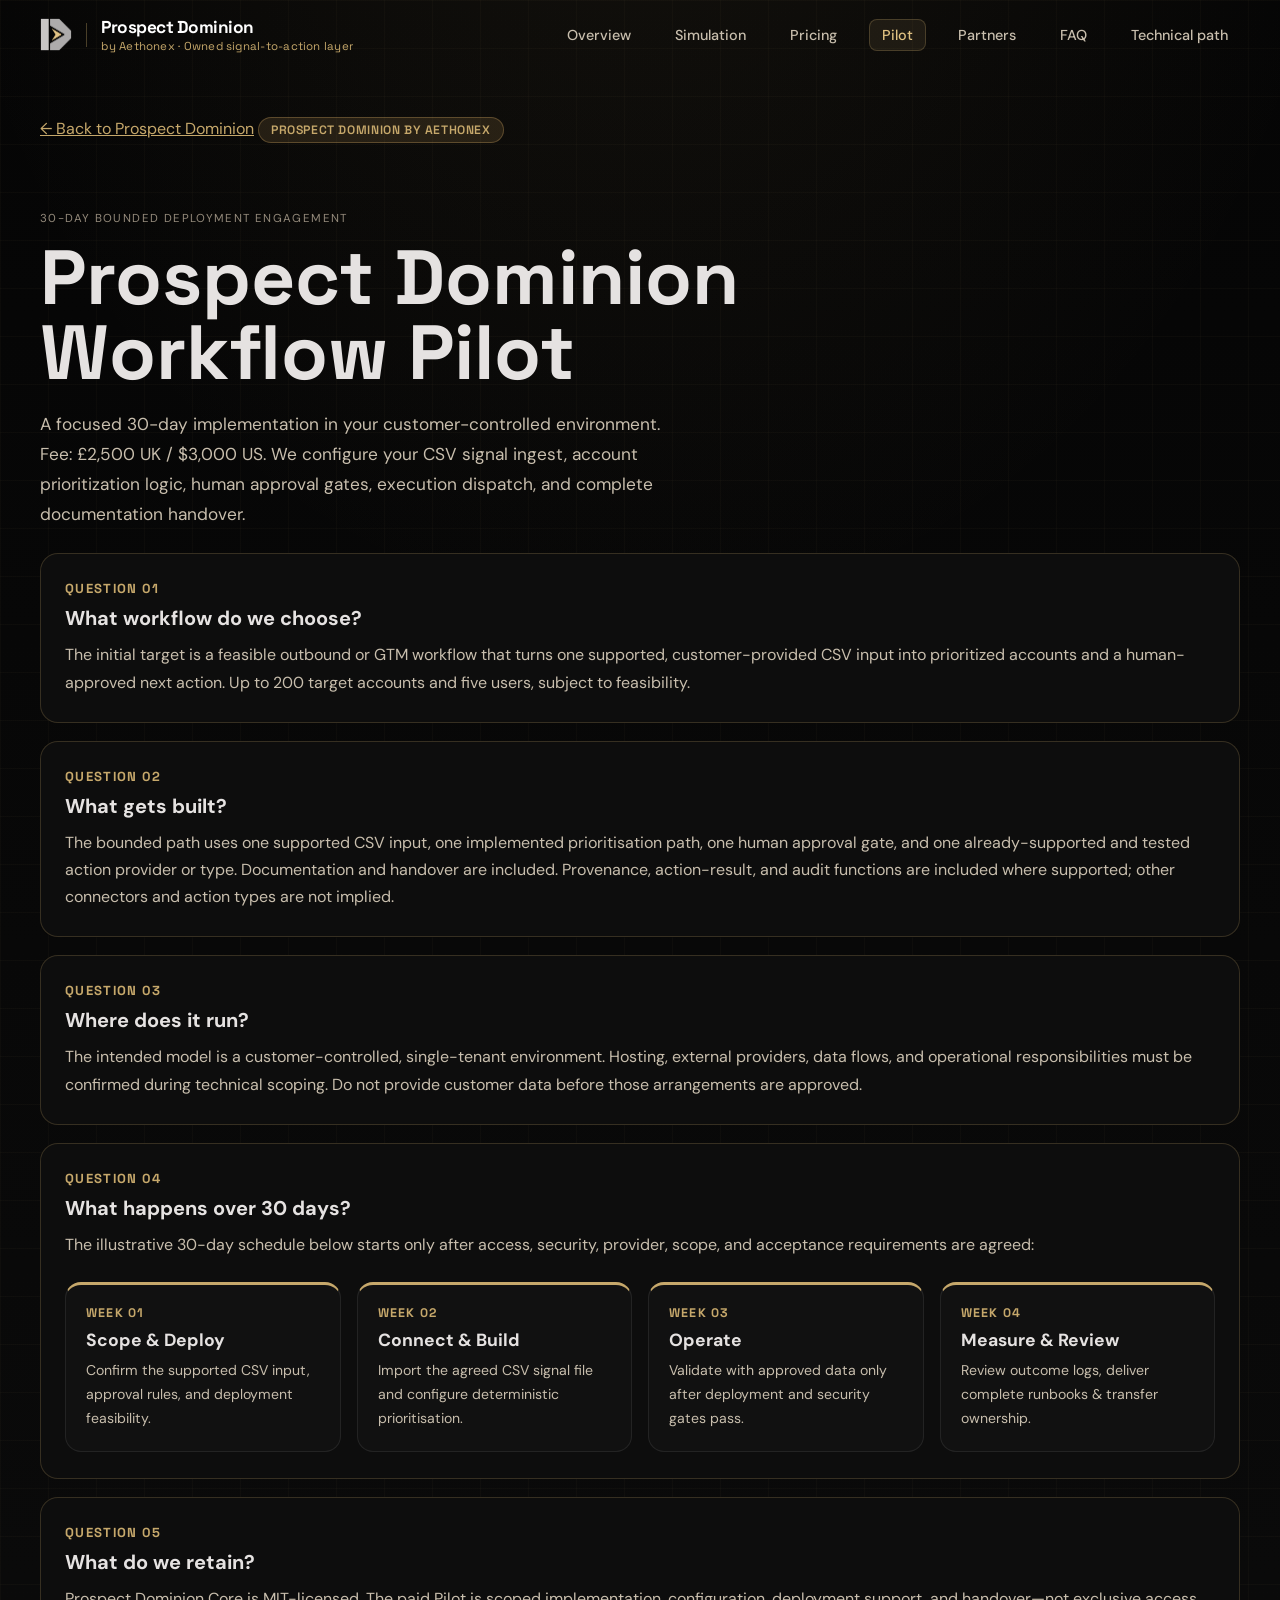
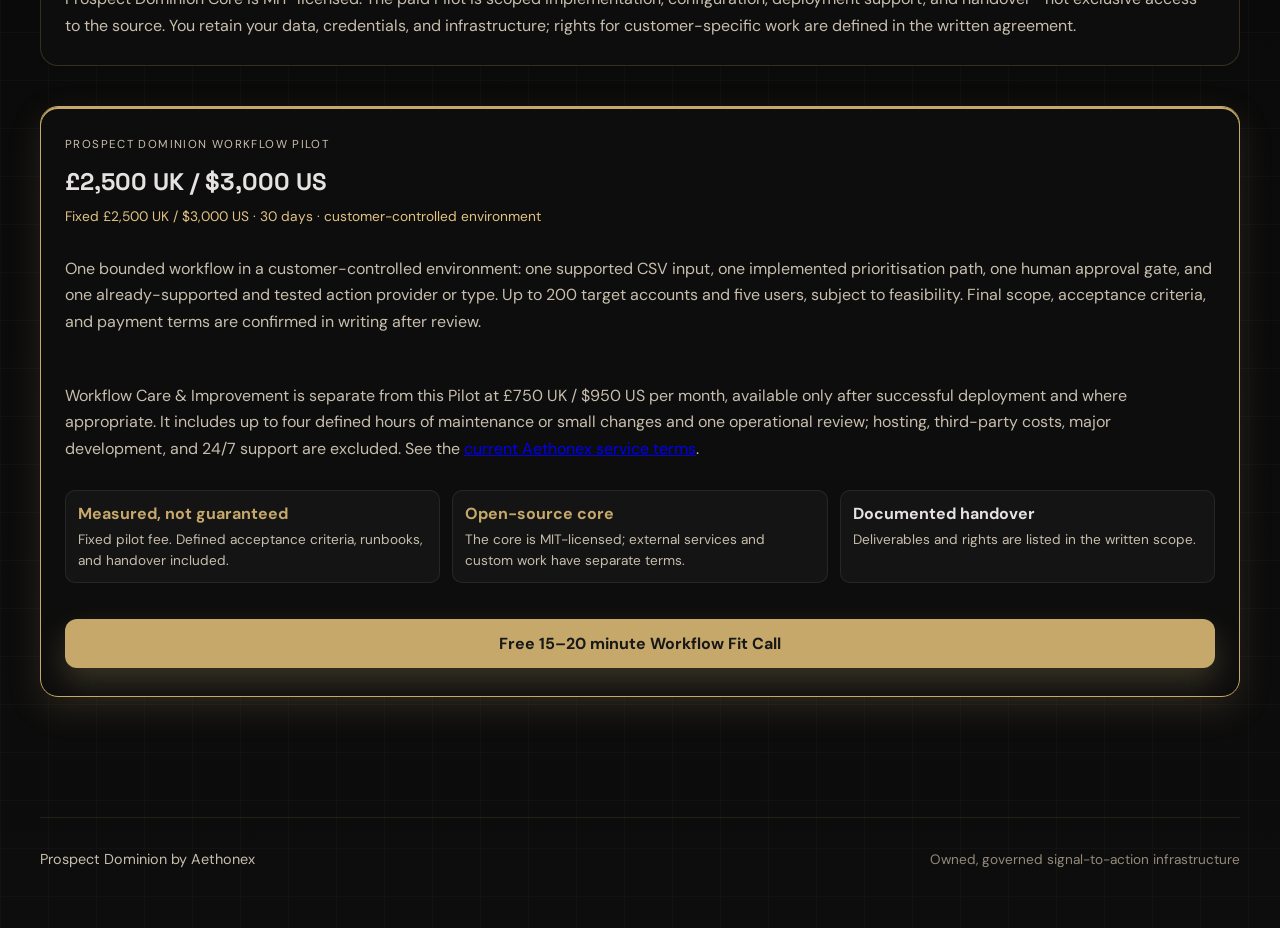
<file: demo/pilot/index.html>
<!doctype html>
<html lang="en">
  <head>
    <meta charset="utf-8" />
    <meta name="viewport" content="width=device-width, initial-scale=1" />
    <title>Prospect Dominion | Workflow Pilot Scope</title>
    <meta name="description" content="Review the feasibility-dependent 30-day Prospect Dominion Workflow Pilot, with an initial test price of £2,500 UK / $3,000 US." />
    <meta property="og:title" content="Prospect Dominion | Workflow Pilot Scope" />
    <meta property="og:description" content="The bounded workflow scope, initial test price, feasibility requirements, and handover for the Prospect Dominion Workflow Pilot." />
    <meta property="og:type" content="website" />
    <meta property="og:url" content="https://dominion.aethonex.com/pilot/" />
    <link rel="icon" href="../favicon.svg" type="image/svg+xml" />
    <link rel="preconnect" href="https://fonts.googleapis.com" />
    <link rel="preconnect" href="https://fonts.gstatic.com" crossorigin />
    <link href="https://fonts.googleapis.com/css2?family=DM+Sans:wght@400;500;600;700&family=Space+Grotesk:wght@500;600;700;800&display=swap" rel="stylesheet" />
    <link rel="stylesheet" href="../styles.css" />
  </head>
  <body>
    <div class="page-shell">
      <header class="topbar container">
        <div class="brand-wrap" aria-label="Prospect Dominion home">
          <img src="../logo-new.png" alt="Aethonex" class="brand-logo-img" />
          <div class="brand-divider"></div>
          <div>
            <div class="brand-name">Prospect Dominion</div>
            <div class="brand-subtitle">by Aethonex · Owned signal-to-action layer</div>
          </div>
        </div>

        <nav class="nav" aria-label="Main navigation">
          <a href="../index.html">Overview</a>
          <a href="../demo/">Simulation</a>
          <a href="../pricing/">Pricing</a>
          <a href="./" class="active">Pilot</a>
          <a href="../partners/">Partners</a>
          <a href="../faq/">FAQ</a>
          <a href="../tester.html">Technical path</a>
        </nav>
      </header>

      <main class="container commercial-page">
        <a class="back-link" href="../index.html">← Back to Prospect Dominion</a>
        <div class="parent-tag">Prospect Dominion by Aethonex</div>
        <p class="eyebrow">30-Day Bounded Deployment Engagement</p>
        <h1>Prospect Dominion Workflow Pilot</h1>
        <p class="lede">A focused 30-day implementation in your customer-controlled environment. Fee: £2,500 UK / $3,000 US. We configure your CSV signal ingest, account prioritization logic, human approval gates, execution dispatch, and complete documentation handover.</p>

        <!-- 5 Questions Answered -->
        <section class="qa-grid" aria-label="Five core pilot questions">
          <article class="qa-card">
            <div class="qa-number">Question 01</div>
            <h3>What workflow do we choose?</h3>
            <p>The initial target is a feasible outbound or GTM workflow that turns one supported, customer-provided CSV input into prioritized accounts and a human-approved next action. Up to 200 target accounts and five users, subject to feasibility.</p>
          </article>

          <article class="qa-card">
            <div class="qa-number">Question 02</div>
            <h3>What gets built?</h3>
            <p>The bounded path uses one supported CSV input, one implemented prioritisation path, one human approval gate, and one already-supported and tested action provider or type. Documentation and handover are included. Provenance, action-result, and audit functions are included where supported; other connectors and action types are not implied.</p>
          </article>

          <article class="qa-card">
            <div class="qa-number">Question 03</div>
            <h3>Where does it run?</h3>
            <p>The intended model is a customer-controlled, single-tenant environment. Hosting, external providers, data flows, and operational responsibilities must be confirmed during technical scoping. Do not provide customer data before those arrangements are approved.</p>
          </article>

          <article class="qa-card">
            <div class="qa-number">Question 04</div>
            <h3>What happens over 30 days?</h3>
            <p>The illustrative 30-day schedule below starts only after access, security, provider, scope, and acceptance requirements are agreed:</p>

            <div class="timeline-grid" aria-label="30-day pilot 4-week timeline">
              <div class="timeline-step-card">
                <div class="week-num">Week 01</div>
                <h4>Scope &amp; Deploy</h4>
                <p>Confirm the supported CSV input, approval rules, and deployment feasibility.</p>
              </div>
              <div class="timeline-step-card">
                <div class="week-num">Week 02</div>
                <h4>Connect &amp; Build</h4>
                <p>Import the agreed CSV signal file and configure deterministic prioritisation.</p>
              </div>
              <div class="timeline-step-card">
                <div class="week-num">Week 03</div>
                <h4>Operate</h4>
                <p>Validate with approved data only after deployment and security gates pass.</p>
              </div>
              <div class="timeline-step-card">
                <div class="week-num">Week 04</div>
                <h4>Measure &amp; Review</h4>
                <p>Review outcome logs, deliver complete runbooks &amp; transfer ownership.</p>
              </div>
            </div>
          </article>

          <article class="qa-card">
            <div class="qa-number">Question 05</div>
            <h3>What do we retain?</h3>
            <p>Prospect Dominion Core is MIT-licensed. The paid Pilot is scoped implementation, configuration, deployment support, and handover—not exclusive access to the source. You retain your data, credentials, and infrastructure; rights for customer-specific work are defined in the written agreement.</p>
          </article>
        </section>

        <!-- Pricing Card -->
        <section class="price-grid" style="margin-top: 40px;">
          <article class="price-card featured-price" style="grid-column: span 3;">
            <p class="feature-label">Prospect Dominion Workflow Pilot</p>
            <h2>£2,500 UK / $3,000 US</h2>
            <p class="price-meta">Fixed £2,500 UK / $3,000 US · 30 days · customer-controlled environment</p>
            <p style="margin-bottom: 20px;">One bounded workflow in a customer-controlled environment: one supported CSV input, one implemented prioritisation path, one human approval gate, and one already-supported and tested action provider or type. Up to 200 target accounts and five users, subject to feasibility. Final scope, acceptance criteria, and payment terms are confirmed in writing after review.</p>
            <p>Workflow Care &amp; Improvement is separate from this Pilot at £750 UK / $950 US per month, available only after successful deployment and where appropriate. It includes up to four defined hours of maintenance or small changes and one operational review; hosting, third-party costs, major development, and 24/7 support are excluded. See the <a href="https://www.aethonex.com/pricing/">current Aethonex service terms</a>.</p>
            
            <div style="display: grid; grid-template-columns: repeat(auto-fit, minmax(220px, 1fr)); gap: 12px; margin-bottom: 24px;">
              <div style="background: rgba(255,255,255,0.03); padding: 12px; border-radius: 10px; border: 1px solid rgba(255,255,255,0.08);">
                <strong style="color: var(--teal); display: block; margin-bottom: 4px;">Measured, not guaranteed</strong>
                <span style="font-size: 0.85rem; color: var(--muted);">Fixed pilot fee. Defined acceptance criteria, runbooks, and handover included.</span>
              </div>
              <div style="background: rgba(255,255,255,0.03); padding: 12px; border-radius: 10px; border: 1px solid rgba(255,255,255,0.08);">
                <strong style="color: var(--accent); display: block; margin-bottom: 4px;">Open-source core</strong>
                <span style="font-size: 0.85rem; color: var(--muted);">The core is MIT-licensed; external services and custom work have separate terms.</span>
              </div>
              <div style="background: rgba(255,255,255,0.03); padding: 12px; border-radius: 10px; border: 1px solid rgba(255,255,255,0.08);">
                <strong style="color: var(--text); display: block; margin-bottom: 4px;">Documented handover</strong>
                <span style="font-size: 0.85rem; color: var(--muted);">Deliverables and rights are listed in the written scope.</span>
              </div>
            </div>

            <button class="primary-btn book-walkthrough-btn" type="button" style="width: auto; padding: 14px 28px;">Free 15–20 minute Workflow Fit Call</button>
          </article>
        </section>
      </main>

      <!-- External scheduling dialog -->
      <dialog class="demo-dialog" id="demoDialog" aria-labelledby="dialogTitle">
        <button class="dialog-close" id="closeDialog" type="button" aria-label="Close product walkthrough panel">&times;</button>
        <p class="feature-label">External scheduling</p>
        <h2 id="dialogTitle">Free Workflow Fit Call · 15–20 minutes</h2>
        <p>This qualification call checks whether a relevant workflow and feasible next step exist. It is not a free technical audit or implementation. Continue to Aethonex's free Workflow Fit Call page to review details and book; booking may open Cal.com. Review <a href="https://cal.com/privacy" target="_blank" rel="noopener noreferrer">Cal.com's privacy information</a> before providing contact details; do not include customer or confidential data.</p>
        <a class="primary-btn" href="https://www.aethonex.com/demo/">Continue to Workflow Fit Call</a>
      </dialog>

      <footer class="container footer">
        <div>Prospect Dominion by Aethonex</div>
        <div class="footer-note">Owned, governed signal-to-action infrastructure</div>
      </footer>
    </div>

    <script src="../config.js"></script>
    <script src="../script.js?v=08a06cb"></script>
  </body>
</html>
</file>
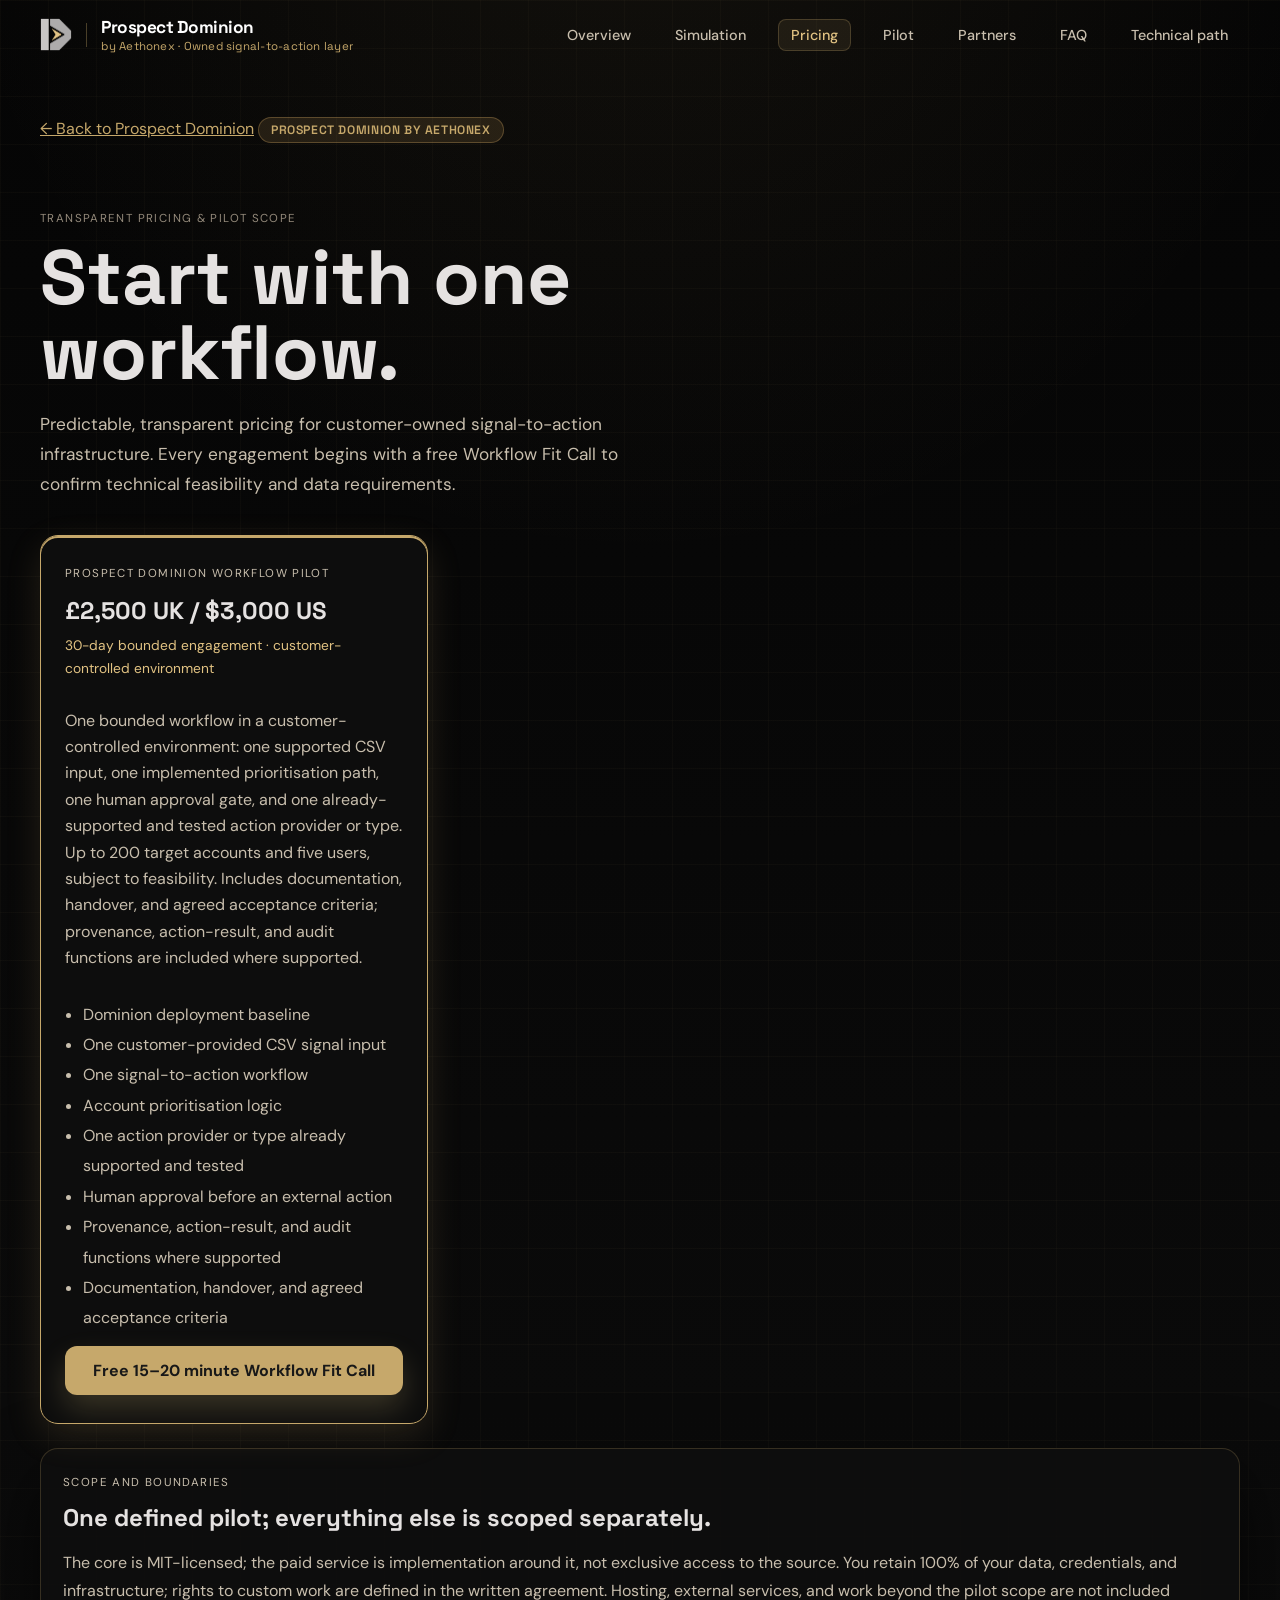
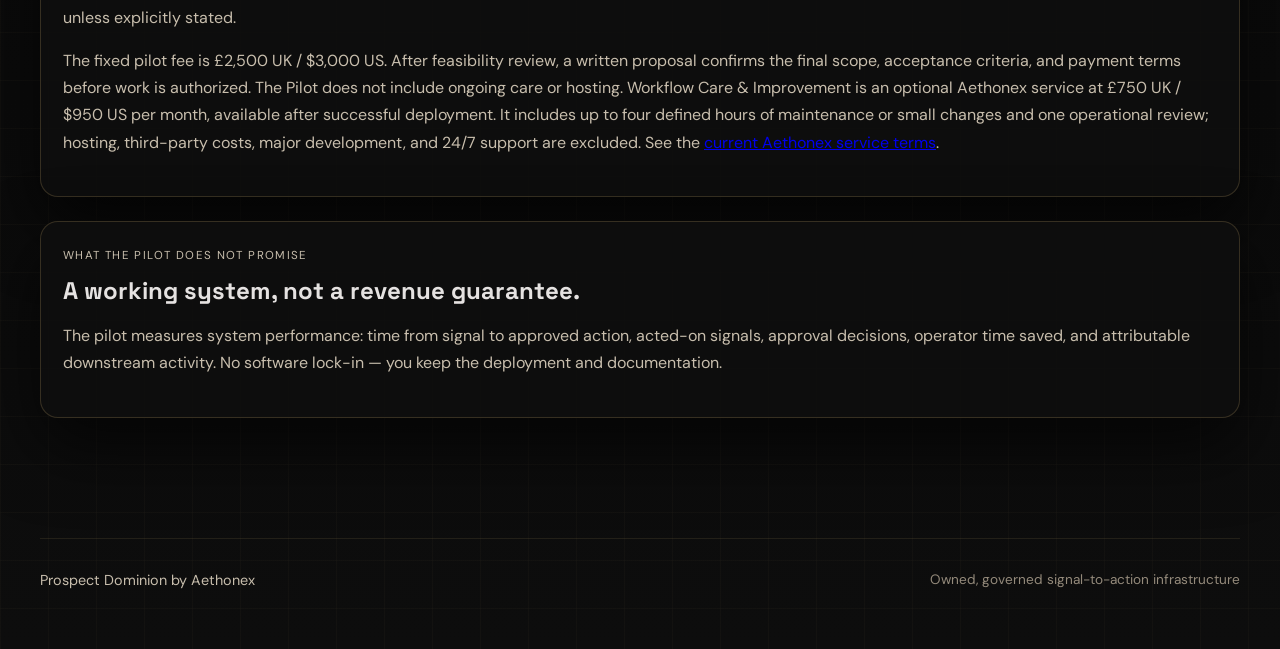
<file: demo/pricing/index.html>
<!doctype html>
<html lang="en">
  <head>
    <meta charset="utf-8" />
    <meta name="viewport" content="width=device-width, initial-scale=1" />
    <title>Prospect Dominion | Pilot Scope &amp; Pricing</title>
    <meta name="description" content="Prospect Dominion Workflow Pilot: initial test price £2,500 UK / $3,000 US for a feasibility-dependent, bounded 30-day engagement." />
    <meta property="og:title" content="Prospect Dominion by Aethonex | Pilot Scope &amp; Pricing" />
    <meta property="og:url" content="https://dominion.aethonex.com/pricing/" />
    <link rel="icon" href="../favicon.svg" type="image/svg+xml" />
    <link rel="preconnect" href="https://fonts.googleapis.com" />
    <link rel="preconnect" href="https://fonts.gstatic.com" crossorigin />
    <link href="https://fonts.googleapis.com/css2?family=DM+Sans:wght@400;500;600;700&family=Space+Grotesk:wght@500;600;700;800&display=swap" rel="stylesheet" />
    <link rel="stylesheet" href="../styles.css" />
  </head>
  <body>
    <div class="page-shell">
      <header class="topbar container">
        <div class="brand-wrap" aria-label="Prospect Dominion home">
          <img src="../logo-new.png" alt="Aethonex" class="brand-logo-img" />
          <div class="brand-divider"></div>
          <div>
            <div class="brand-name">Prospect Dominion</div>
            <div class="brand-subtitle">by Aethonex · Owned signal-to-action layer</div>
          </div>
        </div>

        <nav class="nav" aria-label="Main navigation">
          <a href="../index.html">Overview</a>
          <a href="../demo/">Simulation</a>
          <a href="./" class="active">Pricing</a>
          <a href="../pilot/">Pilot</a>
          <a href="../partners/">Partners</a>
          <a href="../faq/">FAQ</a>
          <a href="../tester.html">Technical path</a>
        </nav>
      </header>

      <main class="container commercial-page">
        <a class="back-link" href="../index.html">← Back to Prospect Dominion</a>
        <div class="parent-tag">Prospect Dominion by Aethonex</div>
        <p class="eyebrow">Transparent Pricing &amp; Pilot Scope</p>
        <h1>Start with one workflow.</h1>
        <p class="lede">Predictable, transparent pricing for customer-owned signal-to-action infrastructure. Every engagement begins with a free Workflow Fit Call to confirm technical feasibility and data requirements.</p>

        <section class="price-grid" aria-label="Prospect Dominion packages">
          <article class="price-card featured-price">
            <p class="feature-label">Prospect Dominion Workflow Pilot</p>
            <h2>£2,500 UK / $3,000 US</h2>
            <p class="price-meta">30-day bounded engagement · customer-controlled environment</p>
            <p>One bounded workflow in a customer-controlled environment: one supported CSV input, one implemented prioritisation path, one human approval gate, and one already-supported and tested action provider or type. Up to 200 target accounts and five users, subject to feasibility. Includes documentation, handover, and agreed acceptance criteria; provenance, action-result, and audit functions are included where supported.</p>
            <ul>
              <li>Dominion deployment baseline</li>
              <li>One customer-provided CSV signal input</li>
              <li>One signal-to-action workflow</li>
              <li>Account prioritisation logic</li>
              <li>One action provider or type already supported and tested</li>
              <li>Human approval before an external action</li>
              <li>Provenance, action-result, and audit functions where supported</li>
              <li>Documentation, handover, and agreed acceptance criteria</li>
            </ul>
            <button class="primary-btn book-walkthrough-btn" type="button" style="width: 100%;">Free 15–20 minute Workflow Fit Call</button>
          </article>
        </section>

        <section class="panel commercial-note">
          <p class="feature-label">Scope and boundaries</p>
          <h2>One defined pilot; everything else is scoped separately.</h2>
          <p>The core is MIT-licensed; the paid service is implementation around it, not exclusive access to the source. You retain 100% of your data, credentials, and infrastructure; rights to custom work are defined in the written agreement. Hosting, external services, and work beyond the pilot scope are not included unless explicitly stated.</p>
          <p>The fixed pilot fee is £2,500 UK / $3,000 US. After feasibility review, a written proposal confirms the final scope, acceptance criteria, and payment terms before work is authorized. The Pilot does not include ongoing care or hosting. Workflow Care &amp; Improvement is an optional Aethonex service at £750 UK / $950 US per month, available after successful deployment. It includes up to four defined hours of maintenance or small changes and one operational review; hosting, third-party costs, major development, and 24/7 support are excluded. See the <a href="https://www.aethonex.com/pricing/">current Aethonex service terms</a>.</p>
        </section>

        <section class="panel commercial-note">
          <p class="feature-label">What the pilot does not promise</p>
          <h2>A working system, not a revenue guarantee.</h2>
          <p>The pilot measures system performance: time from signal to approved action, acted-on signals, approval decisions, operator time saved, and attributable downstream activity. No software lock-in — you keep the deployment and documentation.</p>
        </section>
      </main>

      <!-- External scheduling dialog -->
      <dialog class="demo-dialog" id="demoDialog" aria-labelledby="dialogTitle">
        <button class="dialog-close" id="closeDialog" type="button" aria-label="Close product walkthrough panel">&times;</button>
        <p class="feature-label">External scheduling</p>
        <h2 id="dialogTitle">Free Workflow Fit Call · 15–20 minutes</h2>
        <p>This qualification call checks whether a relevant workflow and feasible next step exist. It is not a free technical audit or implementation. Continue to Aethonex's free Workflow Fit Call page to review details and book; booking may open Cal.com. Review <a href="https://cal.com/privacy" target="_blank" rel="noopener noreferrer">Cal.com's privacy information</a> before providing contact details; do not include customer or confidential data.</p>
        <a class="primary-btn" href="https://www.aethonex.com/demo/">Continue to Workflow Fit Call</a>
      </dialog>

      <footer class="container footer">
        <div>Prospect Dominion by Aethonex</div>
        <div class="footer-note">Owned, governed signal-to-action infrastructure</div>
      </footer>
    </div>

    <script src="../config.js"></script>
    <script src="../script.js?v=08a06cb"></script>
  </body>
</html>
</file>
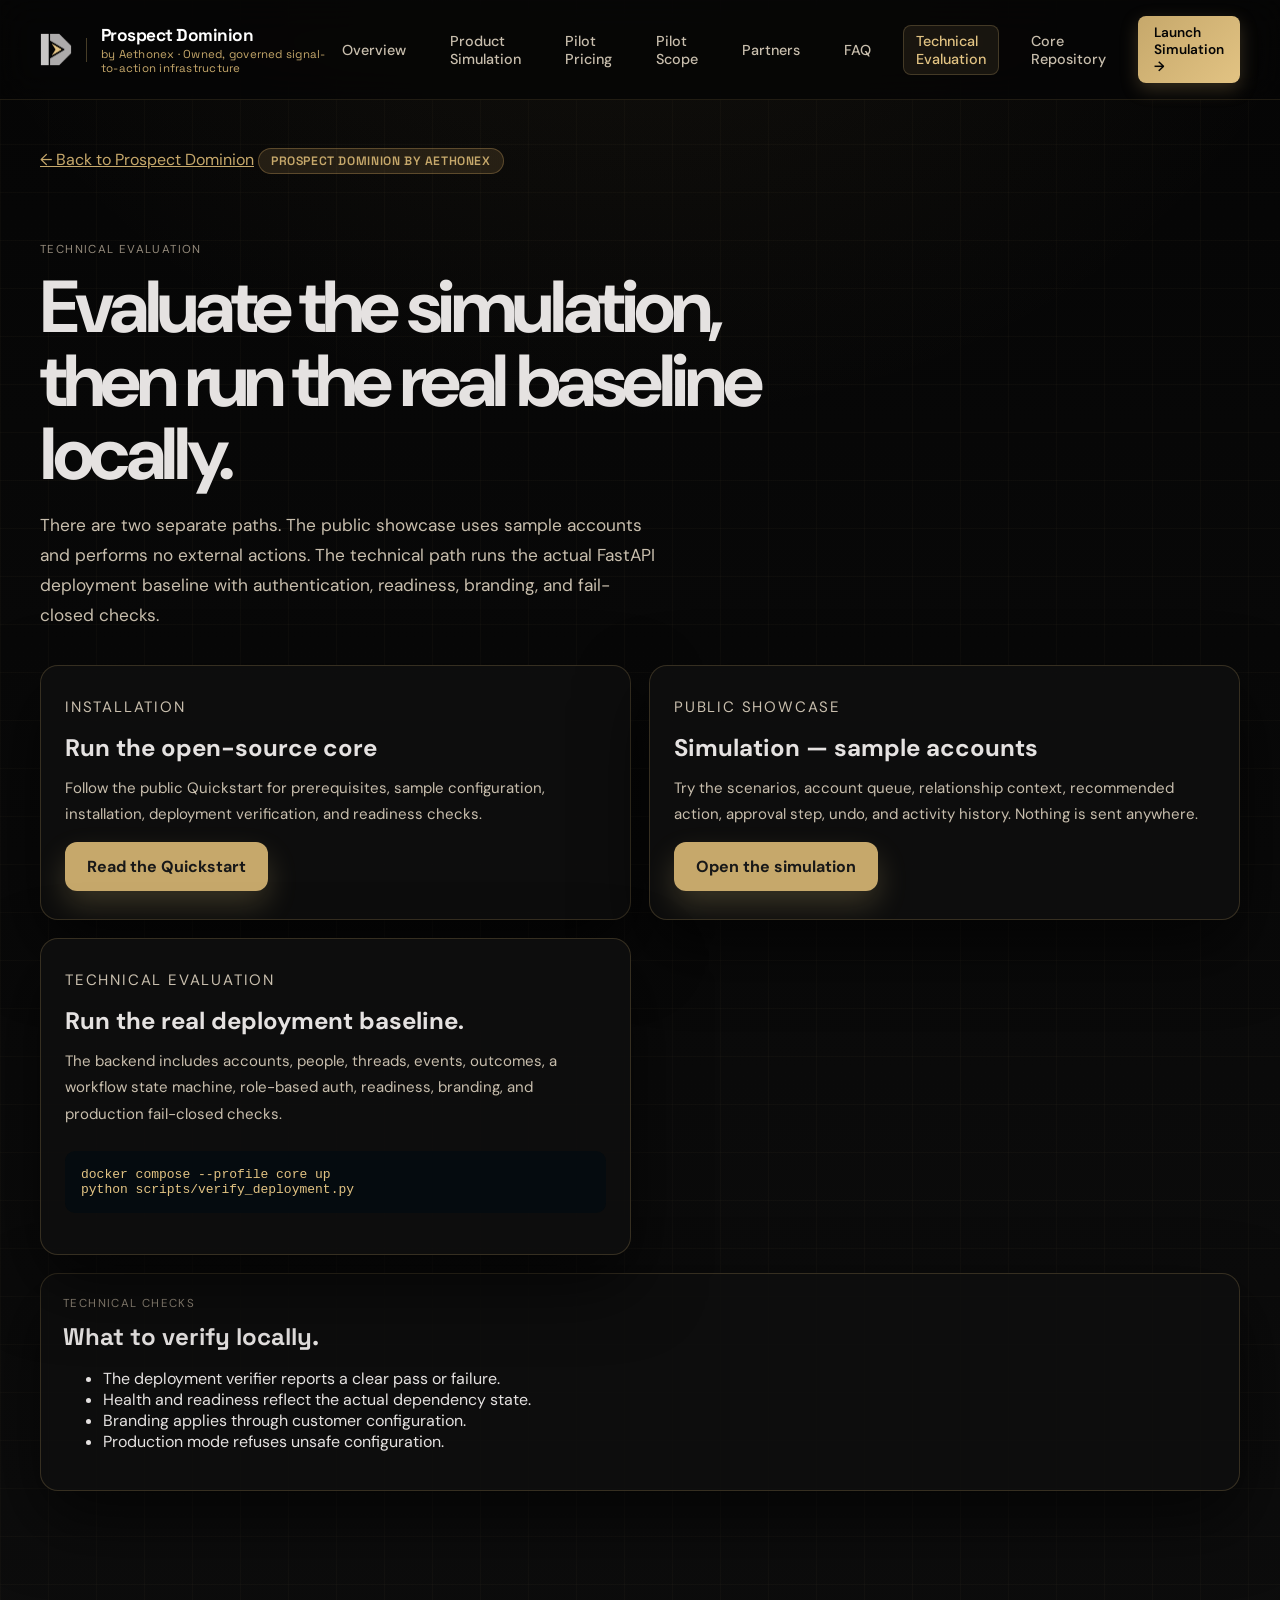
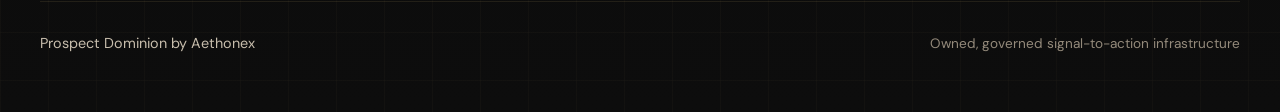
<file: demo/tester.html>
<!doctype html>
<html lang="en">
  <head>
    <meta charset="utf-8" />
    <meta name="viewport" content="width=device-width, initial-scale=1" />
    <title>Prospect Dominion | Technical Evaluation</title>
    <meta name="description" content="Technical evaluation path for Prospect Dominion by Aethonex deployment baseline." />
    <link rel="canonical" href="https://dominion.aethonex.com/tester.html" />
    <meta property="og:title" content="Prospect Dominion by Aethonex | Technical Evaluation" />
    <meta property="og:url" content="https://dominion.aethonex.com/tester.html" />
    <meta property="og:description" content="Run the self-hosted Prospect Dominion core locally, or explore the simulation with clearly labeled sample data." />
    <meta property="og:image" content="https://dominion.aethonex.com/og-preview.svg" />
    <meta name="twitter:card" content="summary_large_image" />
    <meta name="twitter:title" content="Prospect Dominion by Aethonex | Technical Evaluation" />
    <meta name="twitter:description" content="Run the self-hosted Prospect Dominion core locally, or explore the simulation with clearly labeled sample data." />
    <meta name="twitter:image" content="https://dominion.aethonex.com/og-preview.svg" />
    <link rel="icon" href="favicon.svg" type="image/svg+xml" />
    <link rel="preconnect" href="https://fonts.googleapis.com" />
    <link rel="preconnect" href="https://fonts.gstatic.com" crossorigin />
    <link href="https://fonts.googleapis.com/css2?family=DM+Sans:wght@400;500;600;700&family=Space+Grotesk:wght@500;600;700;800&display=swap" rel="stylesheet" />
    <link rel="stylesheet" href="styles.css" />
  </head>
  <body>
    <div class="page-shell">
            <div class="topbar-wrapper">
        <header class="topbar container">
          <a class="brand-wrap" href="index.html" aria-label="Prospect Dominion home">
            <img src="logo-new.png" alt="Aethonex" class="brand-logo-img" />
            <div class="brand-divider"></div>
            <div>
              <div class="brand-name">Prospect Dominion</div>
              <div class="brand-subtitle">by Aethonex · Owned, governed signal-to-action infrastructure</div>
            </div>
          </a>

          <nav class="nav" aria-label="Main navigation">
            <a href="index.html">Overview</a>
            <a href="demo/">Product Simulation</a>
            <a href="pricing/">Pilot Pricing</a>
            <a href="pilot/">Pilot Scope</a>
            <a href="partners/">Partners</a>
            <a href="faq/">FAQ</a>
            <a href="tester.html" class="active">Technical Evaluation</a>
            <a href="https://github.com/OU22QUI/Prospect-dominion" target="_blank" rel="noopener noreferrer">Core Repository</a>
            <a href="demo/" class="nav-cta-btn">Launch Simulation →</a>
          </nav>

          <button class="mobile-nav-toggle" id="mobileNavToggle" aria-label="Toggle navigation menu" aria-expanded="false" type="button">
            <div class="hamburger-box">
              <span class="hamburger-bar"></span>
              <span class="hamburger-bar"></span>
              <span class="hamburger-bar"></span>
            </div>
          </button>
        </header>
      </div>

      <!-- Mobile Navigation Drawer -->
      <div class="mobile-nav-drawer" id="mobileNavDrawer" aria-hidden="true">
        <a href="index.html" class="mobile-nav-link">Overview</a>
        <a href="demo/" class="mobile-nav-link">Product Simulation</a>
        <a href="pricing/" class="mobile-nav-link">Pilot Pricing</a>
        <a href="pilot/" class="mobile-nav-link">Pilot Scope</a>
        <a href="partners/" class="mobile-nav-link">Partners</a>
        <a href="faq/" class="mobile-nav-link">FAQ</a>
        <a href="tester.html" class="mobile-nav-link">Technical Evaluation</a>
        <a href="https://github.com/OU22QUI/Prospect-dominion" class="mobile-nav-link" target="_blank" rel="noopener noreferrer">Core Repository</a>
        <a href="demo/" class="primary-btn drawer-cta">Launch Simulation →</a>
      </div>

      <main class="container tester-page">
        <a class="back-link" href="index.html">← Back to Prospect Dominion</a>
        <div class="parent-tag">Prospect Dominion by Aethonex</div>
        <p class="eyebrow">Technical evaluation</p>
        <h1>Evaluate the simulation, then run the real baseline locally.</h1>
        <p class="lede">There are two separate paths. The public showcase uses sample accounts and performs no external actions. The technical path runs the actual FastAPI deployment baseline with authentication, readiness, branding, and fail-closed checks.</p>

        <section class="tester-grid">
          <article class="feature-card">
            <p class="feature-label">Installation</p>
            <h2>Run the open-source core</h2>
            <p>Follow the public Quickstart for prerequisites, sample configuration, installation, deployment verification, and readiness checks.</p>
            <a class="primary-btn" href="https://github.com/OU22QUI/Prospect-dominion/blob/main/docs/QUICKSTART.md" target="_blank" rel="noopener noreferrer" style="display: inline-block; margin-top: 14px; text-decoration: none;">Read the Quickstart</a>
          </article>

          <article class="feature-card">
            <p class="feature-label">Public showcase</p>
            <h2>Simulation — sample accounts</h2>
            <p>Try the scenarios, account queue, relationship context, recommended action, approval step, undo, and activity history. Nothing is sent anywhere.</p>
            <a class="primary-btn" href="demo/" style="display: inline-block; margin-top: 14px; text-decoration: none;">Open the simulation</a>
          </article>

          <article class="feature-card">
            <p class="feature-label">Technical evaluation</p>
            <h2>Run the real deployment baseline.</h2>
            <p>The backend includes accounts, people, threads, events, outcomes, a workflow state machine, role-based auth, readiness, branding, and production fail-closed checks.</p>
            <pre><code>docker compose --profile core up
python scripts/verify_deployment.py</code></pre>
          </article>
        </section>

        <section class="panel tester-notes" style="margin-top: 18px; padding: 22px;">
          <p class="feature-label">Technical checks</p>
          <h2>What to verify locally.</h2>
          <ul>
            <li>The deployment verifier reports a clear pass or failure.</li>
            <li>Health and readiness reflect the actual dependency state.</li>
            <li>Branding applies through customer configuration.</li>
            <li>Production mode refuses unsafe configuration.</li>
          </ul>
        </section>
      </main>

      <footer class="container footer">
        <div>Prospect Dominion by Aethonex</div>
        <div class="footer-note">Owned, governed signal-to-action infrastructure</div>
      </footer>
    </div>
      <script src="config.js"></script>
    <script src="script.js"></script>
  </body>
</html>
</file>
<file: demo/styles.css>
:root {
  --bg: #050505;
  --bg-soft: #0e0e0e;
  --panel: rgba(14, 14, 14, 0.94);
  --panel-strong: #171714;
  --panel-border: rgba(198, 168, 107, 0.22);
  --text: #e5e2e1;
  --muted: #c8bead;
  --muted-2: #948a7b;
  --accent: #c6a86b;
  --accent-2: #e2c383;
  --primary: #c6a86b;
  --warning: #e2c383;
  --danger: #e68170;
  --emerald: #5f8a70;
  --teal: #c6a86b;
  --gold-glow: rgba(198, 168, 107, 0.25);
  --card-hover: rgba(255, 255, 255, 0.04);
  --shadow: 0 28px 70px rgba(0, 0, 0, 0.65);
  --shadow-sm: 0 4px 16px rgba(0, 0, 0, 0.35);
  --shadow-gold: 0 12px 35px rgba(198, 168, 107, 0.22);
  --radius-sm: 8px;
  --radius-md: 12px;
  --radius-lg: 18px;
  --radius-xl: 24px;
}

* {
  box-sizing: border-box;
}

html {
  scroll-behavior: smooth;
}

@media (prefers-reduced-motion: reduce) {
  *,
  *::before,
  *::after {
    scroll-behavior: auto !important;
    transition-duration: 0.01ms !important;
    animation-duration: 0.01ms !important;
  }
}

body {
  margin: 0;
  font-family: "DM Sans", -apple-system, BlinkMacSystemFont, "Segoe UI", Roboto, sans-serif;
  background:
    radial-gradient(ellipse 80% 50% at 50% -10%, rgba(198, 168, 107, 0.08), transparent 70%),
    linear-gradient(rgba(198, 168, 107, 0.03) 1px, transparent 1px),
    linear-gradient(90deg, rgba(198, 168, 107, 0.03) 1px, transparent 1px),
    linear-gradient(180deg, #050505 0%, #0d0d0d 100%);
  background-size: 100% auto, 48px 48px, 48px 48px, auto;
  color: var(--text);
  overflow-x: hidden;
}

img {
  max-width: 100%;
}

button, input, textarea, select {
  font: inherit;
}

button {
  cursor: pointer;
}

:focus-visible {
  outline: 2px solid var(--accent);
  outline-offset: 3px;
}

.container {
  width: min(1200px, calc(100% - 48px));
  margin: 0 auto;
}

.page-shell {
  position: relative;
  overflow: hidden;
  min-height: 100vh;
}

/* Glassmorphic Sticky Topbar */
.topbar-wrapper {
  position: sticky;
  top: 0;
  z-index: 90;
  background: rgba(5, 5, 5, 0.82);
  backdrop-filter: blur(18px);
  -webkit-backdrop-filter: blur(18px);
  border-bottom: 1px solid rgba(198, 168, 107, 0.14);
  transition: background 0.25s ease, border-color 0.25s ease;
}

.topbar {
  position: relative;
  z-index: 1;
  display: flex;
  justify-content: space-between;
  align-items: center;
  padding: 16px 0;
}

.brand-wrap {
  display: inline-flex;
  align-items: center;
  gap: 14px;
  text-decoration: none;
  color: inherit;
}

.brand-logo-img {
  height: 34px;
  width: auto;
  object-fit: contain;
  transition: transform 0.2s ease;
}

.brand-wrap:hover .brand-logo-img {
  transform: scale(1.03);
}

.brand-divider {
  width: 1px;
  height: 24px;
  background: rgba(198, 168, 107, 0.35);
}

.brand-mark {
  display: grid;
  place-items: center;
  width: 38px;
  height: 38px;
  border-radius: 10px;
  font-family: "Space Grotesk", sans-serif;
  font-weight: 800;
  color: #050505;
  background: linear-gradient(135deg, var(--accent), var(--accent-2));
  box-shadow: 0 10px 24px rgba(198, 168, 107, 0.28);
}

.brand-name {
  font-family: "Space Grotesk", sans-serif;
  font-weight: 700;
  letter-spacing: -0.03em;
  font-size: 1.08rem;
  color: #ffffff;
}

.brand-subtitle {
  color: var(--accent);
  font-size: 0.72rem;
  margin-top: 1px;
  font-family: "Space Grotesk", sans-serif;
  letter-spacing: 0.02em;
}

.nav {
  display: flex;
  gap: 20px;
  align-items: center;
}

.nav a {
  color: var(--muted);
  text-decoration: none;
  font-size: 0.90rem;
  font-weight: 500;
  padding: 6px 12px;
  border-radius: var(--radius-sm);
  transition: color 0.18s ease, background 0.18s ease;
  position: relative;
}

.nav a:hover {
  color: #ffffff;
  background: rgba(255, 255, 255, 0.05);
}

.nav a.active {
  color: var(--accent-2);
  background: rgba(198, 168, 107, 0.10);
  border: 1px solid rgba(198, 168, 107, 0.25);
}

.nav-cta-btn {
  display: inline-flex;
  align-items: center;
  gap: 6px;
  padding: 8px 16px !important;
  font-size: 0.85rem !important;
  font-weight: 600 !important;
  color: #050505 !important;
  background: linear-gradient(135deg, var(--accent), var(--accent-2)) !important;
  border-radius: var(--radius-sm) !important;
  box-shadow: 0 6px 18px rgba(198, 168, 107, 0.25);
  transition: transform 0.15s ease, box-shadow 0.15s ease !important;
}

.nav-cta-btn:hover {
  transform: translateY(-1px);
  box-shadow: 0 10px 24px rgba(198, 168, 107, 0.35) !important;
}

/* Mobile Hamburger Button */
.mobile-nav-toggle {
  display: none;
  background: transparent;
  border: 1px solid rgba(198, 168, 107, 0.25);
  border-radius: 8px;
  padding: 8px 10px;
  color: var(--text);
  cursor: pointer;
  z-index: 100;
  transition: background 0.15s ease;
}

.mobile-nav-toggle:hover {
  background: rgba(198, 168, 107, 0.10);
}

.mobile-nav-toggle .hamburger-box {
  width: 20px;
  height: 14px;
  position: relative;
  display: flex;
  flex-direction: column;
  justify-content: space-between;
}

.mobile-nav-toggle .hamburger-bar {
  width: 100%;
  height: 2px;
  background: var(--accent);
  border-radius: 2px;
  transition: transform 0.25s ease, opacity 0.25s ease;
}

.mobile-nav-toggle.open .hamburger-bar:nth-child(1) {
  transform: translateY(6px) rotate(45deg);
}

.mobile-nav-toggle.open .hamburger-bar:nth-child(2) {
  opacity: 0;
}

.mobile-nav-toggle.open .hamburger-bar:nth-child(3) {
  transform: translateY(-6px) rotate(-45deg);
}

/* Mobile Nav Drawer */
.mobile-nav-drawer {
  position: fixed;
  top: 0;
  left: 0;
  width: 100%;
  height: 100vh;
  background: rgba(5, 5, 5, 0.96);
  backdrop-filter: blur(24px);
  -webkit-backdrop-filter: blur(24px);
  z-index: 85;
  display: flex;
  flex-direction: column;
  justify-content: center;
  align-items: center;
  gap: 20px;
  opacity: 0;
  pointer-events: none;
  transition: opacity 0.25s ease, transform 0.25s ease;
  transform: translateY(-10px);
}

.mobile-nav-drawer.open {
  opacity: 1;
  pointer-events: auto;
  transform: translateY(0);
}

.mobile-nav-drawer a {
  color: var(--text);
  text-decoration: none;
  font-size: 1.3rem;
  font-family: "Space Grotesk", sans-serif;
  font-weight: 600;
  transition: color 0.15s ease;
}

.mobile-nav-drawer a:hover,
.mobile-nav-drawer a:active {
  color: var(--accent);
}

.mobile-nav-drawer .drawer-cta {
  margin-top: 10px;
  padding: 14px 28px;
  font-size: 1.1rem;
}

.hero-content {
  position: relative;
  z-index: 1;
  display: grid;
  grid-template-columns: 1.1fr 0.9fr;
  gap: 38px;
  align-items: center;
  padding-top: 88px;
  padding-bottom: 20px;
}

.eyebrow,
.feature-label {
  margin: 0;
  text-transform: uppercase;
  letter-spacing: 0.12em;
  font-size: 0.72rem;
  color: var(--muted-2);
}

.hero-copy h1 {
  margin: 14px 0 18px;
  font-size: clamp(3rem, 5vw, 5.2rem);
  line-height: 0.96;
  font-family: "Space Grotesk", sans-serif;
  letter-spacing: 0;
  max-width: 680px;
}

.lede {
  max-width: 620px;
  margin: 0;
  color: var(--muted);
  font-size: 1.08rem;
  line-height: 1.75;
}

.cta-row {
  display: flex;
  flex-wrap: wrap;
  gap: 12px;
  margin-top: 28px;
}

.primary-btn,
.secondary-btn {
  display: inline-flex;
  align-items: center;
  justify-content: center;
  border-radius: 12px;
  padding: 14px 22px;
  font-weight: 700;
  transition: transform 0.15s ease, box-shadow 0.15s ease;
}

.primary-btn {
  background: linear-gradient(135deg, var(--accent), var(--primary));
  color: #181818;
  border: none;
  box-shadow: 0 14px 30px rgba(232, 204, 132, 0.2);
}

.secondary-btn {
  background: rgba(255, 255, 255, 0.02);
  color: var(--text);
  border: 1px solid rgba(255,255,255,0.12);
}

.primary-btn:hover,
.secondary-btn:hover {
  transform: translateY(-2px);
}

.trust-strip {
  display: flex;
  flex-wrap: wrap;
  gap: 26px;
  margin-top: 32px;
}

.trust-strip div {
  display: flex;
  flex-direction: column;
  gap: 6px;
}

.trust-strip strong {
  font-size: 1.3rem;
  letter-spacing: -0.04em;
}

.trust-strip span {
  color: var(--muted);
  font-size: 0.76rem;
  letter-spacing: 0.04em;
}

.proof-strip {
  display: flex;
  flex-wrap: wrap;
  gap: 12px;
  margin-top: 18px;
}

.proof-strip span {
  padding: 8px 12px;
  border-radius: 999px;
  border: 1px solid rgba(255,255,255,0.08);
  background: rgba(255,255,255,0.02);
  color: var(--muted);
  font-size: 0.76rem;
}

.buyer-badges {
  display: flex;
  flex-wrap: wrap;
  gap: 10px;
  margin-top: 18px;
}

.buyer-badges span {
  display: inline-flex;
  align-items: center;
  border-radius: 999px;
  border: 1px solid rgba(232, 204, 132, 0.2);
  background: rgba(232, 204, 132, 0.08);
  padding: 8px 12px;
  color: var(--accent-2);
  font-size: 0.74rem;
  letter-spacing: 0.06em;
  text-transform: uppercase;
}

.hero-card {
  position: relative;
  background: linear-gradient(180deg, rgba(20, 20, 18, 0.98), rgba(9, 9, 8, 0.98));
  border: 1px solid var(--panel-border);
  border-radius: var(--radius-xl);
  padding: 26px;
  box-shadow: var(--shadow);
  backdrop-filter: blur(16px);
  -webkit-backdrop-filter: blur(16px);
  overflow: hidden;
}

.hero-card::before {
  content: "";
  position: absolute;
  top: 0;
  left: 15%;
  right: 15%;
  height: 1px;
  background: linear-gradient(90deg, transparent, var(--accent), transparent);
}

.card-topline {
  color: var(--muted);
  font-size: 0.74rem;
  letter-spacing: 0.14em;
  text-transform: uppercase;
  font-weight: 600;
  display: flex;
  align-items: center;
}

.live-indicator {
  display: inline-block;
  width: 8px;
  height: 8px;
  margin-right: 10px;
  border-radius: 50%;
  background: var(--accent);
  box-shadow: 0 0 0 0 rgba(198, 168, 107, 0.7);
  animation: live-pulse-ring 2.2s infinite;
}

@keyframes live-pulse-ring {
  0% { box-shadow: 0 0 0 0 rgba(198, 168, 107, 0.7); }
  70% { box-shadow: 0 0 0 10px rgba(198, 168, 107, 0); }
  100% { box-shadow: 0 0 0 0 rgba(198, 168, 107, 0); }
}

.status-grid {
  display: grid;
  grid-template-columns: repeat(2, minmax(0, 1fr));
  gap: 14px;
  margin-top: 20px;
}

.mini-stat {
  display: flex;
  align-items: center;
  gap: 14px;
  padding: 14px 16px;
  background: rgba(255, 255, 255, 0.025);
  border: 1px solid rgba(198, 168, 107, 0.14);
  border-radius: var(--radius-md);
  transition: transform 0.18s ease, border-color 0.18s ease, background 0.18s ease;
}

.mini-stat:hover {
  transform: translateY(-2px);
  border-color: rgba(198, 168, 107, 0.35);
  background: rgba(198, 168, 107, 0.05);
}

.mini-stat label {
  display: block;
  color: var(--muted-2);
  font-size: 0.72rem;
  margin-bottom: 4px;
  text-transform: uppercase;
  letter-spacing: 0.06em;
}

.mini-stat strong {
  font-size: 1.15rem;
  font-family: "Space Grotesk", sans-serif;
  color: #ffffff;
}

.dot {
  width: 10px;
  height: 10px;
  border-radius: 50%;
  display: inline-block;
  flex-shrink: 0;
}

.dot.ready {
  background: var(--accent);
  box-shadow: 0 0 12px rgba(198, 168, 107, 0.8);
}

.dot.warn {
  background: var(--warning);
  box-shadow: 0 0 12px rgba(226, 195, 131, 0.8);
}

.chart-box {
  margin-top: 22px;
  background: rgba(8, 8, 8, 0.95);
  border: 1px solid rgba(198, 168, 107, 0.16);
  border-radius: var(--radius-lg);
  padding: 20px 16px 14px;
}

.bars {
  height: 170px;
  display: grid;
  grid-template-columns: repeat(8, minmax(0, 1fr));
  align-items: end;
  gap: 12px;
}

.bar {
  display: block;
  border-radius: 8px 8px 0 0;
  background: linear-gradient(180deg, var(--accent-2), var(--accent));
  box-shadow: 0 6px 18px rgba(198, 168, 107, 0.25);
  transition: transform 0.2s ease, filter 0.2s ease;
  transform-origin: bottom;
}

.bar:hover {
  transform: scaleY(1.06);
  filter: brightness(1.2);
}

.main-stack {
  padding-top: 24px;
  padding-bottom: 64px;
}

.section-header {
  margin-top: 48px;
  margin-bottom: 24px;
}

.section-title {
  margin: 12px 0 0;
  font-size: clamp(2rem, 3.4vw, 3.2rem);
  font-family: "Space Grotesk", sans-serif;
  letter-spacing: -0.02em;
  line-height: 1.12;
}

.feature-grid {
  display: grid;
  grid-template-columns: repeat(3, minmax(0, 1fr));
  gap: 20px;
}

.feature-card,
.panel,
.demo-panel,
.results-banner,
.detail-card,
.account-card,
.account-sidebar,
.account-detail {
  background: var(--panel);
  border: 1px solid var(--panel-border);
  border-radius: var(--radius-lg);
  box-shadow: var(--shadow);
}

.feature-card {
  padding: 28px 24px;
  transition: transform 0.2s ease, border-color 0.2s ease, box-shadow 0.2s ease;
  position: relative;
  overflow: hidden;
}

.feature-card::before {
  content: "";
  position: absolute;
  top: 0;
  left: 0;
  width: 100%;
  height: 2px;
  background: linear-gradient(90deg, transparent, var(--accent), transparent);
  opacity: 0;
  transition: opacity 0.2s ease;
}

.feature-card:hover {
  transform: translateY(-3px);
  border-color: rgba(198, 168, 107, 0.4);
  box-shadow: 0 20px 45px rgba(0, 0, 0, 0.7);
}

.feature-card:hover::before {
  opacity: 1;
}

.feature-card h3 {
  margin: 14px 0 12px;
  font-size: 1.45rem;
  line-height: 1.25;
  font-family: "Space Grotesk", sans-serif;
}

.feature-card p {
  margin: 0;
  color: var(--muted);
  line-height: 1.75;
  font-size: 0.94rem;
}

.split-panel {
  margin-top: 28px;
  display: grid;
  grid-template-columns: 1.08fr 0.92fr;
  gap: 20px;
}

.panel {
  padding: 28px 26px;
}

.panel h3 {
  margin: 10px 0 20px;
  font-size: 1.85rem;
  font-family: "Space Grotesk", sans-serif;
  letter-spacing: -0.02em;
}

.list-stack {
  display: flex;
  flex-direction: column;
  gap: 16px;
}

.list-item {
  display: flex;
  align-items: center;
  gap: 14px;
  color: var(--text);
  line-height: 1.6;
  font-size: 0.95rem;
}

.panel-alt {
  background: linear-gradient(180deg, rgba(22, 22, 20, 0.96), rgba(13, 13, 12, 0.94));
}

.panel-alt ul {
  margin: 0;
  padding-left: 20px;
  color: var(--muted);
  line-height: 2.1;
  font-size: 0.95rem;
}

.results-banner {
  margin-top: 28px;
  display: grid;
  grid-template-columns: repeat(3, minmax(0, 1fr));
  gap: 16px;
  padding: 24px;
  background: linear-gradient(135deg, rgba(198, 168, 107, 0.08), rgba(20, 20, 18, 0.9));
  border: 1px solid rgba(198, 168, 107, 0.3);
}

.results-banner > div {
  padding: 14px 18px;
  border-radius: var(--radius-md);
  background: rgba(0, 0, 0, 0.3);
  border: 1px solid rgba(198, 168, 107, 0.15);
}

.results-banner strong {
  display: block;
  margin-top: 8px;
  font-size: clamp(2rem, 2.5vw, 2.7rem);
  font-family: "Space Grotesk", sans-serif;
  letter-spacing: -0.04em;
  color: var(--accent-2);
}

.dark {
  color: var(--muted-2);
}

/* Pipeline Flow (Capture -> Prioritise -> Route -> Govern) */
.pipeline-section {
  margin-top: 40px;
}

.compact-header {
  margin-top: 0;
}

.pipeline-grid {
  display: grid;
  grid-template-columns: repeat(4, minmax(0, 1fr));
  gap: 20px;
  margin-top: 24px;
  position: relative;
}

.pipeline-card {
  background: linear-gradient(180deg, rgba(20, 20, 18, 0.9), rgba(10, 10, 9, 0.9));
  border: 1px solid rgba(198, 168, 107, 0.2);
  border-radius: var(--radius-lg);
  padding: 24px 20px;
  position: relative;
  transition: transform 0.2s ease, border-color 0.2s ease, box-shadow 0.2s ease;
}

.pipeline-card:hover {
  transform: translateY(-4px);
  border-color: rgba(198, 168, 107, 0.45);
  box-shadow: 0 16px 40px rgba(0, 0, 0, 0.6);
}

.pipeline-step {
  display: inline-flex;
  align-items: center;
  justify-content: center;
  width: 38px;
  height: 38px;
  border-radius: 10px;
  margin-bottom: 16px;
  color: #050505;
  background: linear-gradient(135deg, var(--accent), var(--accent-2));
  font-family: "Space Grotesk", sans-serif;
  font-weight: 800;
  font-size: 0.9rem;
  box-shadow: 0 8px 20px rgba(198, 168, 107, 0.25);
}

.pipeline-card h3 {
  margin: 0 0 10px;
  font-size: 1.3rem;
  font-family: "Space Grotesk", sans-serif;
  color: #ffffff;
}

.pipeline-card p {
  margin: 0;
  color: var(--muted);
  line-height: 1.7;
  font-size: 0.9rem;
}

.outcome-section {
  margin-top: 44px;
}

.outcome-grid {
  display: grid;
  grid-template-columns: repeat(3, minmax(0, 1fr));
  gap: 20px;
}

.outcome-card {
  padding: 26px 22px;
  border-top: 2px solid var(--accent);
  background: rgba(198, 168, 107, 0.04);
  border-radius: 0 0 var(--radius-lg) var(--radius-lg);
  border-left: 1px solid rgba(198, 168, 107, 0.12);
  border-right: 1px solid rgba(198, 168, 107, 0.12);
  border-bottom: 1px solid rgba(198, 168, 107, 0.12);
  transition: transform 0.2s ease, border-color 0.2s ease;
}

.outcome-card:hover {
  transform: translateY(-2px);
  border-color: rgba(198, 168, 107, 0.35);
}

.outcome-card span {
  color: var(--accent);
  font-family: "Space Grotesk", sans-serif;
  font-weight: 700;
  font-size: 0.85rem;
}

.outcome-card h3 {
  margin: 14px 0 10px;
  font-family: "Space Grotesk", sans-serif;
  font-size: 1.35rem;
}

.outcome-card p {
  margin: 0;
  color: var(--muted);
  line-height: 1.7;
  font-size: 0.92rem;
}

.deployment-panel {
  display: grid;
  grid-template-columns: 1.1fr 0.9fr;
  gap: 32px;
  align-items: center;
  margin-top: 40px;
  padding: 34px 30px;
  border: 1px solid rgba(198, 168, 107, 0.3);
  border-radius: var(--radius-xl);
  background: linear-gradient(135deg, rgba(22, 22, 20, 0.96), rgba(12, 12, 11, 0.96));
  box-shadow: 0 24px 60px rgba(0, 0, 0, 0.6);
}

.deployment-copy {
  max-width: 580px;
  color: var(--muted);
  line-height: 1.75;
  font-size: 0.98rem;
  margin-top: 12px;
}

.deployment-options {
  display: grid;
  grid-template-columns: repeat(3, minmax(0, 1fr));
  gap: 12px;
}

.deployment-options div {
  display: flex;
  flex-direction: column;
  gap: 8px;
  padding: 16px 14px;
  border-left: 3px solid var(--accent);
  background: rgba(0, 0, 0, 0.4);
  border-radius: 0 var(--radius-sm) var(--radius-sm) 0;
  border-top: 1px solid rgba(198, 168, 107, 0.12);
  border-right: 1px solid rgba(198, 168, 107, 0.12);
  border-bottom: 1px solid rgba(198, 168, 107, 0.12);
}

.deployment-options strong {
  font-family: "Space Grotesk", sans-serif;
  font-size: 1.05rem;
  color: #ffffff;
}

.deployment-options span {
  color: var(--muted-2);
  font-size: 0.76rem;
  line-height: 1.4;
}

/* ============================================================
   Account Command Center Interactive Simulation (#demo)
   ============================================================ */
.demo-panel {
  margin-top: 40px;
  padding: 34px;
  border-color: rgba(198, 168, 107, 0.28);
  background: rgba(10, 10, 10, 0.96);
  border-radius: var(--radius-xl);
}

.demo-copy h3 {
  margin: 10px 0 8px;
  font-size: 2.2rem;
  font-family: "Space Grotesk", sans-serif;
  letter-spacing: -0.02em;
  color: #ffffff;
}

.demo-caption {
  margin: 0 0 20px;
  color: var(--muted-2);
  font-size: 0.86rem;
}

.scenario-chips {
  display: flex;
  flex-wrap: wrap;
  gap: 10px;
  margin-bottom: 20px;
}

.scenario-chip {
  border: 1px solid rgba(198, 168, 107, 0.2);
  background: rgba(255, 255, 255, 0.02);
  color: var(--muted);
  border-radius: 999px;
  padding: 8px 18px;
  font-size: 0.88rem;
  font-weight: 500;
  transition: all 0.18s ease;
}

.scenario-chip:hover {
  background: rgba(198, 168, 107, 0.08);
  border-color: rgba(198, 168, 107, 0.35);
  color: var(--text);
}

.scenario-chip.active {
  background: linear-gradient(135deg, rgba(198, 168, 107, 0.2), rgba(198, 168, 107, 0.08));
  color: #ffffff;
  border-color: var(--accent);
  box-shadow: 0 4px 16px rgba(198, 168, 107, 0.2);
  font-weight: 600;
}

.demo-shell {
  display: grid;
  grid-template-columns: 340px 1fr;
  gap: 22px;
  min-height: 640px;
}

.account-sidebar,
.account-detail {
  background: rgba(15, 15, 14, 0.95);
  border: 1px solid rgba(198, 168, 107, 0.18);
  border-radius: var(--radius-lg);
  padding: 24px;
}

.sidebar-header,
.detail-header,
.timeline-header,
.action-row {
  display: flex;
  justify-content: space-between;
  align-items: center;
  gap: 12px;
}

.sidebar-actions,
.queue-filters {
  display: flex;
  gap: 8px;
}

.queue-search,
.queue-filters select {
  width: 100%;
  border: 1px solid rgba(198, 168, 107, 0.2);
  border-radius: var(--radius-sm);
  padding: 10px 12px;
  color: var(--text);
  background: rgba(6, 6, 6, 0.8);
  font-size: 0.88rem;
  transition: border-color 0.15s ease, box-shadow 0.15s ease;
}

.queue-search:focus,
.queue-filters select:focus {
  border-color: var(--accent);
  box-shadow: 0 0 0 2px rgba(198, 168, 107, 0.2);
  outline: none;
}

.queue-search {
  margin-top: 14px;
}

.queue-filters {
  margin-top: 10px;
}

.queue-filters select {
  min-width: 0;
  cursor: pointer;
}

.sidebar-button {
  border-radius: var(--radius-sm);
  border: 1px solid rgba(198, 168, 107, 0.2);
  background: rgba(255, 255, 255, 0.02);
  color: var(--muted);
  padding: 7px 12px;
  font-size: 0.82rem;
  font-weight: 500;
  transition: all 0.15s ease;
}

.sidebar-button:hover {
  background: rgba(198, 168, 107, 0.12);
  border-color: var(--accent);
  color: #ffffff;
}

.account-list {
  display: flex;
  flex-direction: column;
  gap: 12px;
  margin-top: 18px;
}

.account-card {
  background: rgba(255, 255, 255, 0.02);
  border: 1px solid rgba(198, 168, 107, 0.12);
  border-radius: var(--radius-md);
  padding: 16px;
  cursor: pointer;
  transition: all 0.18s ease;
  position: relative;
}

.account-card:hover {
  border-color: rgba(198, 168, 107, 0.35);
  background: rgba(198, 168, 107, 0.04);
  transform: translateY(-2px);
}

.account-card.active {
  background: linear-gradient(135deg, rgba(198, 168, 107, 0.12), rgba(20, 20, 18, 0.9));
  border-color: var(--accent);
  box-shadow: 0 8px 24px rgba(0, 0, 0, 0.5), inset 3px 0 0 var(--accent);
  transform: translateY(-1px);
}

.compare-button {
  border: 0;
  padding: 0;
  color: var(--accent);
  background: transparent;
  font-size: inherit;
  text-decoration: underline;
  cursor: pointer;
}

.compare-button:hover {
  color: var(--accent-2);
}

.account-card-header,
.card-meta {
  display: flex;
  justify-content: space-between;
  align-items: center;
  gap: 8px;
}

.account-card h5 {
  margin: 0;
  font-size: 1.05rem;
  font-family: "Space Grotesk", sans-serif;
  color: #ffffff;
}

.account-card p {
  margin: 6px 0 0;
  color: var(--muted);
  font-size: 0.84rem;
}

.card-meta {
  margin-top: 12px;
  color: var(--muted-2);
  font-size: 0.74rem;
  text-transform: uppercase;
  letter-spacing: 0.06em;
}

.score-pill,
.status-badge {
  display: inline-flex;
  align-items: center;
  justify-content: center;
  min-width: 52px;
  height: 30px;
  padding: 0 12px;
  border-radius: 999px;
  background: linear-gradient(135deg, rgba(198, 168, 107, 0.2), rgba(198, 168, 107, 0.05));
  color: var(--accent-2);
  font-weight: 800;
  font-size: 0.92rem;
  font-family: "Space Grotesk", sans-serif;
  border: 1px solid rgba(198, 168, 107, 0.35);
  box-shadow: 0 4px 12px rgba(198, 168, 107, 0.15);
}

.status-badge {
  background: rgba(95, 138, 112, 0.15);
  color: #7ece9f;
  border-color: rgba(95, 138, 112, 0.35);
  font-size: 0.78rem;
  text-transform: uppercase;
  letter-spacing: 0.06em;
}

.detail-header {
  margin-bottom: 24px;
}

.detail-header h4 {
  margin: 6px 0 0;
  font-size: clamp(1.8rem, 2.4vw, 2.5rem);
  font-family: "Space Grotesk", sans-serif;
  letter-spacing: -0.02em;
  color: #ffffff;
}

.detail-grid {
  display: grid;
  grid-template-columns: 1fr 1fr;
  gap: 18px;
}

.detail-card {
  background: rgba(20, 20, 19, 0.6);
  border: 1px solid rgba(198, 168, 107, 0.15);
  border-radius: var(--radius-md);
  padding: 20px;
}

.mini-label {
  margin: 0 0 14px;
  text-transform: uppercase;
  letter-spacing: 0.14em;
  font-size: 0.70rem;
  color: var(--accent);
  font-weight: 700;
}

.summary-row {
  display: flex;
  justify-content: space-between;
  gap: 12px;
  padding: 10px 0;
  border-bottom: 1px solid rgba(255, 255, 255, 0.05);
  color: var(--muted);
  font-size: 0.90rem;
}

.summary-row:last-child {
  border-bottom: none;
}

.summary-row strong {
  color: #ffffff;
  font-weight: 600;
  text-align: right;
}

.score-explanation {
  margin-top: 16px;
  padding: 12px 14px;
  border-left: 3px solid var(--accent);
  color: var(--text);
  background: rgba(198, 168, 107, 0.08);
  border-radius: 0 var(--radius-sm) var(--radius-sm) 0;
  font-size: 0.84rem;
  line-height: 1.55;
}

.score-factors {
  display: flex;
  flex-direction: column;
  gap: 8px;
  margin: 14px 0 0;
  padding: 0;
  list-style: none;
}

.score-factor-item {
  display: flex;
  align-items: center;
  justify-content: space-between;
  padding: 6px 10px;
  background: rgba(255, 255, 255, 0.02);
  border: 1px solid rgba(198, 168, 107, 0.1);
  border-radius: 6px;
  font-size: 0.80rem;
  color: var(--muted);
}

.score-factor-item span {
  color: var(--text);
  font-weight: 500;
}

/* Relationship Map with Avatars and Warmth Status */
.relationship-map {
  display: flex;
  flex-direction: column;
  gap: 10px;
}

.relationship-node {
  display: flex;
  justify-content: space-between;
  align-items: center;
  gap: 12px;
  background: rgba(255, 255, 255, 0.025);
  border: 1px solid rgba(198, 168, 107, 0.12);
  border-radius: var(--radius-sm);
  padding: 10px 14px;
  color: var(--muted);
  transition: all 0.15s ease;
}

.relationship-node:hover {
  background: rgba(198, 168, 107, 0.06);
  border-color: rgba(198, 168, 107, 0.25);
}

.rel-person-info {
  display: flex;
  align-items: center;
  gap: 10px;
}

.rel-avatar {
  width: 28px;
  height: 28px;
  border-radius: 50%;
  background: linear-gradient(135deg, var(--accent), var(--accent-2));
  color: #050505;
  display: grid;
  place-items: center;
  font-size: 0.72rem;
  font-weight: 800;
  flex-shrink: 0;
}

.rel-warmth-badge {
  display: inline-flex;
  align-items: center;
  gap: 6px;
  font-size: 0.74rem;
  font-weight: 700;
  padding: 3px 8px;
  border-radius: 4px;
}

.rel-warmth-badge.strong {
  background: rgba(198, 168, 107, 0.15);
  color: var(--accent-2);
  border: 1px solid rgba(198, 168, 107, 0.3);
}

.rel-warmth-badge.warm {
  background: rgba(226, 195, 131, 0.12);
  color: var(--warning);
  border: 1px solid rgba(226, 195, 131, 0.25);
}

.rel-warmth-badge.ready {
  background: rgba(95, 138, 112, 0.15);
  color: #7ece9f;
  border: 1px solid rgba(95, 138, 112, 0.3);
}

.action-card {
  margin-top: 18px;
  background: linear-gradient(180deg, rgba(20, 20, 19, 0.8), rgba(12, 12, 11, 0.95));
}

.compare-bar,
.guide-strip {
  display: flex;
  justify-content: space-between;
  align-items: center;
  gap: 16px;
  border: 1px solid rgba(198, 168, 107, 0.25);
  border-radius: var(--radius-md);
  padding: 14px 18px;
  color: var(--muted);
  background: rgba(198, 168, 107, 0.05);
}

.compare-bar {
  margin-top: 18px;
  font-size: 0.86rem;
}

.guide-strip {
  margin: 20px 0;
}

.guide-strip > div {
  display: flex;
  align-items: baseline;
  flex-wrap: wrap;
  gap: 10px;
}

.guide-step {
  color: #050505;
  background: var(--accent);
  padding: 2px 8px;
  border-radius: 4px;
  font-family: "Space Grotesk", sans-serif;
  font-weight: 800;
  font-size: 0.78rem;
}

.guide-strip strong {
  color: #ffffff;
}

.guide-button {
  flex: 0 0 auto;
  padding: 9px 16px;
  font-size: 0.85rem;
}

.action-feedback {
  margin-top: 16px;
  padding: 12px 16px;
  border-left: 3px solid var(--accent);
  background: rgba(198, 168, 107, 0.07);
  border-radius: 0 var(--radius-sm) var(--radius-sm) 0;
  color: var(--text);
  font-size: 0.88rem;
  display: flex;
  align-items: center;
  gap: 10px;
}

.action-row h5 {
  margin: 6px 0 0;
  font-size: 1.25rem;
  font-family: "Space Grotesk", sans-serif;
  color: #ffffff;
}

.action-controls {
  display: flex;
  gap: 10px;
}

.action-controls button:disabled {
  cursor: not-allowed;
  opacity: 0.35;
}

.short-btn {
  padding: 10px 18px;
  font-size: 0.86rem;
}

.action-grid {
  display: flex;
  flex-wrap: wrap;
  gap: 12px;
  margin-top: 18px;
}

.action-button {
  border-radius: var(--radius-sm);
  border: 1px solid rgba(198, 168, 107, 0.2);
  background: rgba(255, 255, 255, 0.03);
  color: var(--text);
  padding: 11px 16px;
  font-size: 0.88rem;
  font-weight: 600;
  transition: all 0.18s ease;
  display: inline-flex;
  align-items: center;
  gap: 8px;
}

.action-button:hover {
  background: rgba(198, 168, 107, 0.12);
  border-color: var(--accent);
  transform: translateY(-1px);
}

.timeline-card {
  margin-top: 18px;
}

.activity-feed {
  display: flex;
  flex-direction: column;
  gap: 12px;
  margin-top: 16px;
  position: relative;
  padding-left: 6px;
}

.activity-item {
  display: flex;
  align-items: flex-start;
  gap: 12px;
  color: var(--muted);
  line-height: 1.6;
  font-size: 0.88rem;
}

.activity-item .time {
  color: var(--accent);
  min-width: 54px;
  font-size: 0.76rem;
  font-family: monospace;
  font-weight: 600;
}

.activity-item .bullet {
  width: 8px;
  height: 8px;
  border-radius: 50%;
  background: var(--accent);
  box-shadow: 0 0 8px rgba(198, 168, 107, 0.6);
  margin-top: 7px;
  flex-shrink: 0;
}

.final-cta {
  margin-top: 40px;
  padding-bottom: 20px;
}

.cta-panel {
  display: flex;
  justify-content: space-between;
  align-items: center;
  gap: 24px;
  background: linear-gradient(135deg, rgba(198, 168, 107, 0.12), rgba(20, 20, 18, 0.98));
  border: 1px solid rgba(198, 168, 107, 0.35);
  border-radius: var(--radius-xl);
  padding: 32px 30px;
  box-shadow: 0 20px 50px rgba(0, 0, 0, 0.6);
}

.cta-panel h3 {
  margin: 10px 0 0;
  font-size: clamp(1.8rem, 3vw, 2.5rem);
  letter-spacing: -0.03em;
  font-family: "Space Grotesk", sans-serif;
  color: #ffffff;
}

.cta-panel-actions {
  display: flex;
  flex-wrap: wrap;
  gap: 12px;
}

.footer-link {
  text-decoration: none;
}

.footer {
  display: flex;
  justify-content: space-between;
  align-items: center;
  gap: 20px;
  padding: 32px 0 60px;
  color: var(--muted);
  font-size: 0.90rem;
  border-top: 1px solid rgba(198, 168, 107, 0.12);
  margin-top: 30px;
  flex-wrap: wrap;
}

.footer-brand {
  display: flex;
  flex-direction: column;
  gap: 6px;
}

.footer-meta {
  display: flex;
  flex-wrap: wrap;
  justify-content: flex-end;
  gap: 10px 16px;
}

.footer-meta a {
  color: var(--muted);
  text-decoration: none;
  transition: color 0.15s ease;
}

.footer-meta a:hover {
  color: var(--accent-2);
}

.footer-note {
  color: var(--muted-2);
  font-size: 0.85rem;
}

.skip-link {
  position: absolute;
  left: 16px;
  top: 12px;
  z-index: 10;
  padding: 10px 14px;
  border-radius: 8px;
  color: #181818;
  background: var(--accent-2);
  transform: translateY(-150%);
}

.skip-link:focus {
  transform: translateY(0);
}

/* Walkthrough Modal Dialog */
.demo-dialog {
  width: min(540px, calc(100% - 32px));
  border: 1px solid rgba(198, 168, 107, 0.35);
  border-radius: var(--radius-xl);
  padding: 32px;
  color: var(--text);
  background: rgba(14, 14, 13, 0.98);
  box-shadow: 0 30px 80px rgba(0, 0, 0, 0.85);
  backdrop-filter: blur(20px);
  -webkit-backdrop-filter: blur(20px);
}

.demo-dialog::backdrop {
  background: rgba(0, 0, 0, 0.85);
  backdrop-filter: blur(6px);
  -webkit-backdrop-filter: blur(6px);
}

.demo-dialog h2 {
  margin: 10px 0;
  font-family: "Space Grotesk", sans-serif;
  font-size: 1.8rem;
  color: #ffffff;
}

.demo-dialog p:not(.feature-label) {
  color: var(--muted);
  line-height: 1.7;
  font-size: 0.92rem;
}

.walkthrough-form {
  display: grid;
  gap: 10px;
  margin-top: 22px;
}

.walkthrough-form label {
  color: var(--muted);
  font-size: 0.80rem;
  text-transform: uppercase;
  letter-spacing: 0.05em;
  font-weight: 600;
}

.walkthrough-form input,
.walkthrough-form select {
  width: 100%;
  border: 1px solid rgba(198, 168, 107, 0.22);
  border-radius: var(--radius-sm);
  padding: 12px 14px;
  color: var(--text);
  background: rgba(5, 5, 5, 0.85);
  font-size: 0.92rem;
  transition: border-color 0.15s ease, box-shadow 0.15s ease;
}

.walkthrough-form input:focus,
.walkthrough-form select:focus {
  outline: none;
  border-color: var(--accent);
  box-shadow: 0 0 0 2px rgba(198, 168, 107, 0.25);
}

.form-status {
  min-height: 24px;
  margin: 6px 0 0;
  color: var(--accent-2) !important;
  font-size: 0.88rem;
  font-weight: 600;
}

.form-note {
  margin: 6px 0 0;
  color: var(--muted-2) !important;
  font-size: 0.78rem;
  line-height: 1.5;
}

.dialog-close {
  float: right;
  border: 0;
  color: var(--muted);
  background: transparent;
  font-size: 1.8rem;
  cursor: pointer;
  line-height: 1;
  padding: 2px 6px;
  border-radius: 4px;
  transition: color 0.15s ease;
}

.dialog-close:hover {
  color: #ffffff;
}

.dialog-actions {
  display: flex;
  flex-wrap: wrap;
  gap: 12px;
  margin-top: 24px;
}

.dialog-link {
  display: inline-flex;
  align-items: center;
  text-decoration: none;
}

/* Floating Toast Notification Container */
.pd-toast-container {
  position: fixed;
  bottom: 24px;
  right: 24px;
  z-index: 1000;
  display: flex;
  flex-direction: column;
  gap: 10px;
  pointer-events: none;
  max-width: 420px;
}

.pd-toast {
  pointer-events: auto;
  display: flex;
  align-items: flex-start;
  gap: 12px;
  padding: 14px 18px;
  background: rgba(18, 18, 16, 0.96);
  border: 1px solid var(--accent);
  border-radius: var(--radius-md);
  box-shadow: 0 16px 40px rgba(0, 0, 0, 0.8), 0 0 20px rgba(198, 168, 107, 0.2);
  color: var(--text);
  font-size: 0.88rem;
  backdrop-filter: blur(16px);
  -webkit-backdrop-filter: blur(16px);
  animation: toast-slide-in 0.28s cubic-bezier(0.16, 1, 0.3, 1) forwards;
}

.pd-toast.dismissing {
  animation: toast-slide-out 0.25s forwards;
}

@keyframes toast-slide-in {
  from { opacity: 0; transform: translateY(20px) scale(0.96); }
  to { opacity: 1; transform: translateY(0) scale(1); }
}

@keyframes toast-slide-out {
  from { opacity: 1; transform: translateY(0) scale(1); }
  to { opacity: 0; transform: translateY(12px) scale(0.96); }
}

.pd-toast-icon {
  color: var(--accent);
  font-size: 1.1rem;
  flex-shrink: 0;
  margin-top: 1px;
}

.pd-toast-content {
  flex: 1;
}

.pd-toast-title {
  font-weight: 700;
  color: #ffffff;
  font-family: "Space Grotesk", sans-serif;
  font-size: 0.92rem;
  margin-bottom: 2px;
}

.pd-toast-desc {
  color: var(--muted);
  font-size: 0.82rem;
  line-height: 1.4;
}

.tester-page {
  padding: 48px 0 80px;
}

.commercial-page,
.simulation-page {
  padding: 48px 0 90px;
}

.commercial-page h1,
.simulation-page h1 {
  max-width: 840px;
  margin: 14px 0 18px;
  font-size: clamp(2.8rem, 6vw, 5rem);
  line-height: 0.98;
  font-family: "Space Grotesk", sans-serif;
}

.price-grid,
.partner-grid {
  display: grid;
  grid-template-columns: repeat(3, minmax(0, 1fr));
  gap: 18px;
  margin-top: 36px;
}

.price-card {
  display: flex;
  flex-direction: column;
  gap: 12px;
  padding: 28px 24px;
  border: 1px solid var(--panel-border);
  border-radius: var(--radius-lg);
  background: var(--panel);
  backdrop-filter: blur(12px);
  transition: transform 0.2s ease, border-color 0.2s ease, box-shadow 0.2s ease;
}

.price-card:hover {
  transform: translateY(-3px);
  border-color: rgba(198, 168, 107, 0.4);
  box-shadow: var(--shadow-sm);
}

.price-card h2 {
  margin: 0;
  font-family: "Space Grotesk", sans-serif;
}

.price-card p {
  color: var(--muted);
  line-height: 1.65;
}

.price-card .primary-btn,
.price-card .secondary-btn {
  margin-top: auto;
}

.price-meta {
  margin: -4px 0 0;
  color: var(--accent-2) !important;
  font-size: 0.86rem;
}

.price-card ul {
  min-height: 142px;
  margin: 0;
  padding-left: 18px;
  color: var(--muted);
  line-height: 1.9;
}

.featured-price {
  border-color: var(--accent);
  box-shadow: 0 12px 35px rgba(198, 168, 107, 0.15), inset 0 2px 0 var(--accent);
}

.commercial-note,
.partner-hero,
.simulation-note-panel {
  margin-top: 24px;
  padding: 24px 22px;
}


  .faq-list {
    display: grid;
    gap: 10px;
    margin-top: 36px;
  }

  .faq-list details {
    border: 1px solid var(--panel-border);
    border-radius: 8px;
    padding: 18px 20px;
    background: var(--panel);
  }

  .faq-list summary {
    cursor: pointer;
    font-family: "Space Grotesk", sans-serif;
    font-weight: 600;
  }

  .faq-list p {
    max-width: 820px;
    margin: 14px 0 0;
    color: var(--muted);
    line-height: 1.7;
  }

.form-booking-link {
  color: var(--accent-2);
}
.commercial-note h2,
.partner-hero h2,
.simulation-note-panel h2 {
  margin: 10px 0;
  font-family: "Space Grotesk", sans-serif;
}

.commercial-note p,
.partner-hero p,
.simulation-note-panel p {
  color: var(--muted);
  line-height: 1.7;
}

.simulation-actions {
  display: flex;
  flex-wrap: wrap;
  gap: 12px;
  margin-top: 28px;
}

.simulation-frame {
  display: block;
  width: 100%;
  min-height: 920px;
  margin-top: 28px;
  border: 1px solid var(--panel-border);
  border-radius: 10px;
  background: var(--bg);
}

.section-lede {
  max-width: 720px;
  margin: 14px 0 0;
  color: var(--muted);
  line-height: 1.7;
}

.simulation-note {
  max-width: 680px;
  margin: 20px 0 0;
  padding: 12px 14px;
  border-left: 2px solid var(--teal);
  color: var(--muted);
  font-size: 0.88rem;
  line-height: 1.6;
}

.tester-page h1 {
  max-width: 760px;
  margin: 14px 0 18px;
  font-size: clamp(2.4rem, 6vw, 4.6rem);
  line-height: 1;
  letter-spacing: -0.06em;
}

.back-link {
  display: inline-block;
  margin-bottom: 72px;
  color: var(--accent);
}

.tester-grid {
  display: grid;
  grid-template-columns: repeat(2, minmax(0, 1fr));
  gap: 18px;
  margin-top: 34px;
}

.tester-grid h2 {
  margin: 12px 0;
}

.tester-notes h2 {
  margin: 10px 0 16px;
  font-family: "Space Grotesk", sans-serif;
  letter-spacing: 0;
}

@media (max-width: 900px) {
  .hero-content,
  .feature-grid,
  .split-panel,
  .detail-grid,
  .demo-grid,
  .tester-grid,
  .demo-shell {
    grid-template-columns: 1fr;
  }

  .results-banner {
    grid-template-columns: 1fr;
  }

  .pipeline-grid {
    grid-template-columns: repeat(2, minmax(0, 1fr));
  }

  .outcome-grid {
    grid-template-columns: 1fr;
  }

  .price-grid,
  .partner-grid,
  .deployment-panel {
    grid-template-columns: 1fr;
  }

  .topbar {
    display: flex;
    flex-direction: row;
    justify-content: space-between;
    align-items: center;
    padding: 14px 0;
  }

  .nav {
    display: none;
  }

  .mobile-nav-toggle {
    display: block;
  }
}

@media (max-width: 560px) {
  .container {
    width: min(100% - 24px, 1200px);
  }

  .hero-content {
    padding-top: 40px;
    gap: 28px;
  }

  .hero-copy h1 {
    font-size: 2.4rem;
  }

  .cta-row {
    flex-direction: column;
  }

  .primary-btn,
  .secondary-btn {
    width: 100%;
    text-align: center;
  }

  .status-grid {
    grid-template-columns: 1fr;
  }

  .pipeline-grid {
    grid-template-columns: 1fr;
  }

  .detail-grid {
    grid-template-columns: 1fr;
  }

  .action-grid {
    flex-direction: column;
  }

  .action-button {
    width: 100%;
    justify-content: center;
  }

  .pd-toast-container {
    left: 16px;
    right: 16px;
    bottom: 16px;
    max-width: none;
  }
}

.inline-button {
  display: inline-flex;
  margin-top: 20px;
  text-decoration: none;
}

pre {
  overflow-x: auto;
  margin-top: 24px;
  padding: 16px;
  border-radius: 10px;
  color: var(--accent-2);
  background: rgba(3, 10, 15, 0.8);
}

.tester-notes {
  margin-top: 18px;
}

/* ==========================================================================
   Prospect Dominion by Aethonex — Additional Component Styles
   ========================================================================== */

/* Parent Brand Badge */
.parent-tag {
  display: inline-flex;
  align-items: center;
  gap: 6px;
  padding: 4px 12px;
  border-radius: 999px;
  background: rgba(232, 184, 109, 0.12);
  border: 1px solid rgba(232, 184, 109, 0.28);
  color: var(--accent);
  font-family: "Space Grotesk", sans-serif;
  font-size: 0.76rem;
  font-weight: 600;
  letter-spacing: 0.05em;
  text-transform: uppercase;
  margin-bottom: 12px;
}

/* Simulation Badge & Callout */
.simulation-badge-bar {
  display: flex;
  align-items: center;
  justify-content: space-between;
  flex-wrap: wrap;
  gap: 12px;
  padding: 12px 18px;
  background: rgba(230, 129, 112, 0.08);
  border: 1px solid rgba(236, 129, 112, 0.3);
  border-radius: 12px;
  color: var(--text);
  font-size: 0.88rem;
  margin-bottom: 24px;
}

.simulation-pill {
  display: inline-flex;
  align-items: center;
  gap: 6px;
  padding: 4px 10px;
  border-radius: 6px;
  background: var(--danger);
  color: #000;
  font-weight: 800;
  font-size: 0.72rem;
  letter-spacing: 0.08em;
  text-transform: uppercase;
}

/* Timeline Cards for /pilot */
.timeline-grid {
  display: grid;
  grid-template-columns: repeat(4, minmax(0, 1fr));
  gap: 16px;
  margin-top: 24px;
}

.timeline-step-card {
  background: rgba(255, 255, 255, 0.02);
  border: 1px solid rgba(255, 255, 255, 0.08);
  border-top: 3px solid var(--teal);
  border-radius: 16px;
  padding: 20px;
}

.timeline-step-card .week-num {
  font-family: "Space Grotesk", sans-serif;
  font-size: 0.78rem;
  font-weight: 700;
  color: var(--accent);
  letter-spacing: 0.1em;
  text-transform: uppercase;
  margin-bottom: 8px;
}

.timeline-step-card h4 {
  margin: 0 0 8px;
  font-size: 1.1rem;
}

.timeline-step-card p {
  margin: 0;
  font-size: 0.88rem;
  color: var(--muted);
  line-height: 1.6;
}

/* 5 Questions Section for /pilot */
.qa-grid {
  display: grid;
  grid-template-columns: 1fr;
  gap: 18px;
  margin-top: 24px;
}

.qa-card {
  background: var(--panel);
  border: 1px solid var(--panel-border);
  border-radius: 18px;
  padding: 26px 24px;
  backdrop-filter: blur(12px);
  transition: transform 0.2s ease, border-color 0.2s ease, box-shadow 0.2s ease;
}

.qa-card:hover {
  transform: translateY(-2px);
  border-color: rgba(198, 168, 107, 0.35);
  box-shadow: var(--shadow-sm);
}

.qa-card .qa-number {
  font-family: "Space Grotesk", sans-serif;
  font-weight: 800;
  font-size: 0.82rem;
  color: var(--teal);
  text-transform: uppercase;
  letter-spacing: 0.1em;
  margin-bottom: 8px;
}

.qa-card h3 {
  margin: 0 0 10px;
  font-size: 1.25rem;
}

.qa-card p {
  margin: 0;
  color: var(--muted);
  line-height: 1.7;
}

/* Founder / Company Credibility Section */
.built-by-aethonex {
  margin-top: 48px;
  padding: 32px 28px;
  border-radius: 20px;
  background: linear-gradient(135deg, rgba(18, 18, 22, 0.95), rgba(10, 10, 14, 0.98));
  border: 1px solid rgba(198, 168, 107, 0.3);
  box-shadow: 0 18px 45px rgba(0, 0, 0, 0.5), inset 0 1px 0 rgba(198, 168, 107, 0.2);
  display: grid;
  grid-template-columns: 1.2fr 0.8fr;
  gap: 28px;
  align-items: center;
}

.built-by-aethonex h3 {
  margin: 8px 0 12px;
  font-size: 1.6rem;
  font-family: "Space Grotesk", sans-serif;
}

.built-by-aethonex p {
  margin: 0;
  color: var(--muted);
  line-height: 1.7;
}

@media (max-width: 900px) {
  .timeline-grid {
    grid-template-columns: 1fr 1fr;
  }
  .built-by-aethonex {
    grid-template-columns: 1fr;
  }
}

@media (max-width: 560px) {
  .timeline-grid {
    grid-template-columns: 1fr;
  }
}
</file>
<file: demo/app.css>
/* ============================================================
   Prospect Dominion — Application Design System
   Aethonex palette · Obsidian + Antique Gold · Enterprise SaaS
   ============================================================ */

/* --- Design Tokens --- */
:root {
  /* Shell — Aethonex Obsidian */
  --shell-bg: #050505;
  --shell-surface: #0C0C0A;
  --shell-border: rgba(198,168,107,0.12);
  --sidebar-w: 240px;
  --topbar-h: 56px;

  /* Surfaces */
  --surface-0: #FFFFFF;
  --surface-1: #FAFAF8;
  --surface-2: #F0EDE8;
  --surface-3: #DDD8CE;
  --surface-hover: #F5F3EF;

  /* Text */
  --text-primary: #1A1814;
  --text-secondary: #5C5647;
  --text-muted: #9A9285;
  --text-inverse: #F0EDE8;
  --text-inverse-muted: rgba(240,237,232,0.50);

  /* Brand Accent — Aethonex Antique Gold */
  --gold: #C6A86B;
  --gold-light: #F5EDDA;
  --gold-dark: #9A7F42;
  --gold-muted: rgba(198,168,107,0.15);

  /* Functional / Accents mapped into Aethonex harmony */
  --blue: #C6A86B;
  --blue-light: #F5EDDA;
  --blue-dark: #9A7F42;
  --indigo: #C6A86B;
  --indigo-light: #F5EDDA;
  --violet: #8A7B62;
  --violet-light: #EFECE6;

  /* Support */
  --teal: #C6A86B;
  --teal-light: #F5EDDA;
  --amber: #C6A86B;
  --amber-light: #F5EDDA;
  --red: #C4645A;
  --red-light: #F5E0DD;
  --emerald: #5F8A70;
  --emerald-light: #E2ECE5;
  --pink: #A07886;
  --pink-light: #F2E9ED;

  /* Radius */
  --radius-sm: 6px;
  --radius-md: 10px;
  --radius-lg: 14px;
  --radius-xl: 18px;

  /* Shadows — warmer tones */
  --shadow-sm: 0 1px 2px rgba(26,24,20,0.05);
  --shadow-md: 0 2px 8px rgba(26,24,20,0.07);
  --shadow-lg: 0 4px 16px rgba(26,24,20,0.10);
  --shadow-card: 0 1px 3px rgba(26,24,20,0.04), 0 1px 2px rgba(26,24,20,0.03);

  /* Font — Aethonex system */
  --font-display: 'Syne', 'Space Grotesk', system-ui, sans-serif;
  --font-body: 'Inter', system-ui, sans-serif;
  --font-mono: 'JetBrains Mono', 'Fira Code', monospace;
}

/* --- Reset & Base --- */
*, *::before, *::after { box-sizing: border-box; margin: 0; padding: 0; }

html { font-size: 14px; -webkit-font-smoothing: antialiased; -moz-osx-font-smoothing: grayscale; }

body {
  font-family: var(--font-body);
  background: var(--shell-bg);
  color: var(--text-primary);
  line-height: 1.5;
  overflow: hidden;
  height: 100vh;
}

a { color: inherit; text-decoration: none; }
button { cursor: pointer; font-family: inherit; border: none; background: none; }
img { max-width: 100%; display: block; }
ul, ol { list-style: none; }
input, select, textarea { font-family: inherit; font-size: inherit; }

/* --- Scrollbar --- */
::-webkit-scrollbar { width: 6px; height: 6px; }
::-webkit-scrollbar-track { background: transparent; }
::-webkit-scrollbar-thumb { background: rgba(148,163,184,0.25); border-radius: 3px; }
::-webkit-scrollbar-thumb:hover { background: rgba(148,163,184,0.4); }

/* --- App Layout --- */
.app-layout {
  display: flex;
  height: 100vh;
  width: 100vw;
  overflow: hidden;
}

/* --- Sidebar --- */
.sidebar {
  width: var(--sidebar-w);
  min-width: var(--sidebar-w);
  background: var(--shell-surface);
  border-right: 1px solid var(--shell-border);
  display: flex;
  flex-direction: column;
  height: 100vh;
  overflow: hidden;
  z-index: 40;
  transition: transform 0.25s ease;
}

.sidebar-brand {
  padding: 20px 20px 16px;
  border-bottom: 1px solid var(--shell-border);
}

.sidebar-brand-mark {
  display: flex;
  align-items: center;
  gap: 10px;
}

.sidebar-logo {
  width: 32px;
  height: 32px;
  background: linear-gradient(135deg, var(--gold), #e2c383);
  border-radius: var(--radius-sm);
  display: flex;
  align-items: center;
  justify-content: center;
  font-family: var(--font-display);
  font-weight: 800;
  font-size: 13px;
  color: #050505;
  letter-spacing: -0.5px;
  box-shadow: 0 4px 12px rgba(198, 168, 107, 0.25);
}

.sidebar-brand-text {
  font-family: var(--font-display);
  font-size: 15px;
  font-weight: 700;
  color: var(--text-inverse);
  letter-spacing: -0.3px;
}

.sidebar-nav {
  flex: 1;
  padding: 12px 10px;
  overflow-y: auto;
}

.sidebar-section-label {
  font-size: 10px;
  font-weight: 600;
  text-transform: uppercase;
  letter-spacing: 0.08em;
  color: var(--text-inverse-muted);
  padding: 16px 10px 6px;
}

.sidebar-link {
  display: flex;
  align-items: center;
  gap: 10px;
  padding: 9px 12px;
  border-radius: var(--radius-sm);
  color: var(--text-inverse-muted);
  font-size: 13px;
  font-weight: 500;
  transition: all 0.15s ease;
  cursor: pointer;
  position: relative;
}

.sidebar-link:hover {
  background: rgba(255,255,255,0.06);
  color: var(--text-inverse);
}

.sidebar-link.active {
  background: rgba(198,168,107,0.12);
  color: var(--gold);
}

.sidebar-link.active::before {
  content: '';
  position: absolute;
  left: 0;
  top: 50%;
  transform: translateY(-50%);
  width: 3px;
  height: 20px;
  background: var(--gold);
  border-radius: 0 2px 2px 0;
}

.sidebar-link-icon {
  width: 18px;
  height: 18px;
  opacity: 0.7;
  flex-shrink: 0;
}

.sidebar-link.active .sidebar-link-icon { opacity: 1; }

.sidebar-link-badge {
  margin-left: auto;
  background: rgba(239,68,68,0.15);
  color: var(--red);
  font-size: 11px;
  font-weight: 600;
  padding: 1px 7px;
  border-radius: 10px;
  min-width: 20px;
  text-align: center;
}

.sidebar-footer {
  padding: 14px 16px;
  border-top: 1px solid var(--shell-border);
}

.sidebar-env {
  display: flex;
  align-items: center;
  gap: 8px;
  padding: 8px 10px;
  background: rgba(255,255,255,0.03);
  border: 1px solid var(--shell-border);
  border-radius: var(--radius-sm);
  margin-bottom: 10px;
}

.sidebar-env-dot {
  width: 7px;
  height: 7px;
  border-radius: 50%;
  background: var(--emerald);
  flex-shrink: 0;
}

.sidebar-env-text {
  font-size: 11px;
  color: var(--text-inverse-muted);
}

.sidebar-env-text strong {
  color: var(--text-inverse);
  font-weight: 600;
}

.sidebar-user {
  display: flex;
  align-items: center;
  gap: 10px;
  padding: 6px 0;
}

.sidebar-avatar {
  width: 30px;
  height: 30px;
  border-radius: 50%;
  background: linear-gradient(135deg, var(--indigo), var(--violet));
  display: flex;
  align-items: center;
  justify-content: center;
  font-size: 11px;
  font-weight: 700;
  color: #fff;
  flex-shrink: 0;
}

.sidebar-user-info {
  min-width: 0;
}

.sidebar-user-name {
  font-size: 12px;
  font-weight: 600;
  color: var(--text-inverse);
  white-space: nowrap;
  overflow: hidden;
  text-overflow: ellipsis;
}

.sidebar-user-role {
  font-size: 10px;
  color: var(--text-inverse-muted);
}

.sidebar-aethonex {
  font-size: 10px;
  color: var(--text-inverse-muted);
  text-align: center;
  padding-top: 10px;
  border-top: 1px solid var(--shell-border);
  margin-top: 10px;
}

.sidebar-aethonex a {
  color: var(--text-inverse-muted);
  transition: color 0.15s;
}

.sidebar-aethonex a:hover { color: var(--blue); }

/* --- Main Area --- */
.main-area {
  flex: 1;
  display: flex;
  flex-direction: column;
  overflow: hidden;
  min-width: 0;
}

/* --- Top Bar --- */
.topbar {
  height: var(--topbar-h);
  min-height: var(--topbar-h);
  background: var(--shell-surface);
  border-bottom: 1px solid var(--shell-border);
  display: flex;
  align-items: center;
  padding: 0 24px;
  gap: 16px;
  z-index: 30;
}

.topbar-title {
  font-family: var(--font-display);
  font-size: 16px;
  font-weight: 700;
  color: var(--text-inverse);
  white-space: nowrap;
}

.topbar-search {
  flex: 1;
  max-width: 420px;
  margin: 0 auto;
}

.topbar-search-input {
  width: 100%;
  padding: 7px 14px 7px 36px;
  background: rgba(255,255,255,0.05);
  border: 1px solid var(--shell-border);
  border-radius: var(--radius-sm);
  color: var(--text-inverse);
  font-size: 13px;
  outline: none;
  transition: border-color 0.15s, background 0.15s;
  background-image: url("data:image/svg+xml,%3Csvg xmlns='http://www.w3.org/2000/svg' width='16' height='16' fill='none' viewBox='0 0 24 24' stroke='%2394A3B8' stroke-width='2'%3E%3Ccircle cx='11' cy='11' r='8'/%3E%3Cpath d='m21 21-4.3-4.3'/%3E%3C/svg%3E");
  background-repeat: no-repeat;
  background-position: 12px center;
}

.topbar-search-input::placeholder { color: var(--text-inverse-muted); }
.topbar-search-input:focus {
  border-color: var(--blue);
  background: rgba(255,255,255,0.08);
}

.topbar-actions {
  display: flex;
  align-items: center;
  gap: 8px;
}

.topbar-btn {
  width: 34px;
  height: 34px;
  border-radius: var(--radius-sm);
  display: flex;
  align-items: center;
  justify-content: center;
  color: var(--text-inverse-muted);
  transition: all 0.15s;
  position: relative;
}

.topbar-btn:hover {
  background: rgba(255,255,255,0.06);
  color: var(--text-inverse);
}

.topbar-btn .notif-dot {
  position: absolute;
  top: 6px;
  right: 6px;
  width: 7px;
  height: 7px;
  background: var(--red);
  border-radius: 50%;
  border: 2px solid var(--shell-surface);
}

.topbar-env {
  display: flex;
  align-items: center;
  gap: 6px;
  padding: 5px 10px;
  background: rgba(20,184,166,0.08);
  border: 1px solid rgba(20,184,166,0.2);
  border-radius: var(--radius-sm);
  font-size: 11px;
  font-weight: 600;
  color: var(--teal);
  text-transform: uppercase;
  letter-spacing: 0.04em;
}

.topbar-env-dot {
  width: 6px;
  height: 6px;
  border-radius: 50%;
  background: var(--teal);
}

.topbar-avatar {
  width: 32px;
  height: 32px;
  border-radius: 50%;
  background: linear-gradient(135deg, var(--indigo), var(--violet));
  display: flex;
  align-items: center;
  justify-content: center;
  font-size: 12px;
  font-weight: 700;
  color: #fff;
  cursor: pointer;
}

/* Demo Banner */
.demo-banner {
  background: rgba(245,158,11,0.08);
  border-bottom: 1px solid rgba(245,158,11,0.15);
  padding: 6px 24px;
  display: flex;
  align-items: center;
  gap: 8px;
  font-size: 11px;
  color: var(--amber);
  font-weight: 600;
  letter-spacing: 0.03em;
}

.demo-banner-dot {
  width: 6px;
  height: 6px;
  background: var(--amber);
  border-radius: 50%;
  animation: pulse-dot 2s ease-in-out infinite;
}

@keyframes pulse-dot {
  0%, 100% { opacity: 1; }
  50% { opacity: 0.4; }
}

/* --- Content Area --- */
.content-area {
  flex: 1;
  overflow-y: auto;
  background: var(--surface-1);
  padding: 24px;
}

/* --- Page Views (show/hide) --- */
.page-view { display: none; }
.page-view.active { display: block; }

/* --- Page Header --- */
.page-header {
  margin-bottom: 24px;
}

.page-greeting {
  font-size: 13px;
  color: var(--text-muted);
  margin-bottom: 2px;
}

.page-title {
  font-family: var(--font-display);
  font-size: 22px;
  font-weight: 700;
  color: var(--text-primary);
  letter-spacing: -0.3px;
}

.page-subtitle {
  font-size: 13px;
  color: var(--text-secondary);
  margin-top: 4px;
}

/* --- KPI Cards --- */
.kpi-grid {
  display: grid;
  grid-template-columns: repeat(4, 1fr);
  gap: 16px;
  margin-bottom: 24px;
}

.kpi-card {
  background: var(--surface-0);
  border: 1px solid var(--surface-3);
  border-radius: var(--radius-lg);
  padding: 20px;
  box-shadow: var(--shadow-card);
  transition: box-shadow 0.2s;
}

.kpi-card:hover { box-shadow: var(--shadow-md); }

.kpi-header {
  display: flex;
  align-items: center;
  justify-content: space-between;
  margin-bottom: 12px;
}

.kpi-icon {
  width: 36px;
  height: 36px;
  border-radius: var(--radius-sm);
  display: flex;
  align-items: center;
  justify-content: center;
}

.kpi-icon.blue { background: var(--blue-light); color: var(--blue); }
.kpi-icon.indigo { background: var(--indigo-light); color: var(--indigo); }
.kpi-icon.amber { background: var(--amber-light); color: var(--amber); }
.kpi-icon.teal { background: var(--teal-light); color: var(--teal); }

.kpi-change {
  font-size: 11px;
  font-weight: 600;
  padding: 2px 8px;
  border-radius: 10px;
}

.kpi-change.up { background: var(--emerald-light); color: var(--emerald); }
.kpi-change.neutral { background: var(--surface-2); color: var(--text-muted); }
.kpi-change.down { background: var(--red-light); color: var(--red); }

.kpi-value {
  font-family: var(--font-display);
  font-size: 28px;
  font-weight: 800;
  color: var(--text-primary);
  letter-spacing: -0.5px;
  line-height: 1.1;
}

.kpi-label {
  font-size: 12px;
  color: var(--text-muted);
  margin-top: 4px;
  font-weight: 500;
}

/* --- Dashboard Grid --- */
.dashboard-grid {
  display: grid;
  grid-template-columns: 1fr 340px;
  gap: 20px;
}

/* --- Card --- */
.card {
  background: var(--surface-0);
  border: 1px solid var(--surface-3);
  border-radius: var(--radius-lg);
  box-shadow: var(--shadow-card);
  overflow: hidden;
}

.card-header {
  padding: 16px 20px;
  border-bottom: 1px solid var(--surface-2);
  display: flex;
  align-items: center;
  justify-content: space-between;
}

.card-title {
  font-family: var(--font-display);
  font-size: 14px;
  font-weight: 700;
  color: var(--text-primary);
}

.card-subtitle {
  font-size: 11px;
  color: var(--text-muted);
  font-weight: 500;
}

.card-body { padding: 0; }
.card-body.padded { padding: 20px; }

.card-action-link {
  padding: 4px 0;
  border: 0;
  background: transparent;
  text-align: left;
  font-size: 12px;
  color: var(--blue);
  font-weight: 600;
  cursor: pointer;
  transition: opacity 0.15s;
}

.card-action-link:hover { opacity: 0.8; }
.card-action-link:focus-visible { outline: 2px solid var(--blue); outline-offset: 3px; border-radius: 2px; }

/* --- Opportunity Table --- */
.opp-table {
  width: 100%;
  border-collapse: collapse;
}

.opp-table th {
  text-align: left;
  padding: 10px 16px;
  font-size: 11px;
  font-weight: 600;
  color: var(--text-muted);
  text-transform: uppercase;
  letter-spacing: 0.05em;
  background: var(--surface-1);
  border-bottom: 1px solid var(--surface-2);
  white-space: nowrap;
}

.opp-table td {
  padding: 12px 16px;
  font-size: 13px;
  border-bottom: 1px solid var(--surface-2);
  vertical-align: middle;
}

.opp-table tr { transition: background 0.1s; cursor: pointer; }
.opp-table tbody tr:hover { background: var(--surface-hover); }
.opp-table tbody tr:last-child td { border-bottom: none; }
.opp-table tbody tr.opp-empty { cursor: default; }
.opp-table tbody tr.opp-empty td { padding: 24px 16px; color: var(--text-muted); text-align: center; }

.opp-company {
  display: flex;
  align-items: center;
  gap: 10px;
}

.opp-avatar {
  width: 32px;
  height: 32px;
  border-radius: var(--radius-sm);
  display: flex;
  align-items: center;
  justify-content: center;
  font-size: 11px;
  font-weight: 700;
  color: #fff;
  flex-shrink: 0;
}

.opp-avatar.blue { background: #C6A86B; color: #050505; }
.opp-avatar.indigo { background: #9A7F42; color: #FFFFFF; }
.opp-avatar.violet { background: #2A2620; color: #C6A86B; }
.opp-avatar.teal { background: #5F8A70; color: #FFFFFF; }
.opp-avatar.amber { background: #D4B87E; color: #050505; }
.opp-avatar.pink { background: #7C6D56; color: #FFFFFF; }

.opp-name {
  font-weight: 600;
  color: var(--text-primary);
  line-height: 1.3;
}

.opp-signal-text {
  font-size: 12px;
  color: var(--text-muted);
  margin-top: 1px;
}

/* --- Badges / Pills --- */
.badge {
  display: inline-flex;
  align-items: center;
  gap: 4px;
  padding: 3px 10px;
  border-radius: 10px;
  font-size: 11px;
  font-weight: 600;
  white-space: nowrap;
}

.badge-high { background: var(--red-light); color: var(--red); }
.badge-medium { background: var(--amber-light); color: var(--amber); }
.badge-low { background: var(--surface-2); color: var(--text-muted); }
.badge-awaiting { background: var(--amber-light); color: var(--amber); }
.badge-ready { background: var(--blue-light); color: var(--blue); }
.badge-progress { background: var(--indigo-light); color: var(--indigo); }
.badge-approved { background: var(--emerald-light); color: var(--emerald); }
.badge-queued { background: var(--surface-2); color: var(--text-secondary); }
.badge-completed { background: var(--emerald-light); color: var(--emerald); }
.badge-pending { background: var(--amber-light); color: var(--amber); }
.badge-new { background: var(--blue-light); color: var(--blue); }
.badge-prioritised { background: var(--indigo-light); color: var(--indigo); }
.badge-reviewed { background: var(--surface-2); color: var(--text-secondary); }

.owner-badge {
  display: flex;
  align-items: center;
  gap: 6px;
}

.owner-avatar {
  width: 24px;
  height: 24px;
  border-radius: 50%;
  background: var(--surface-2);
  display: flex;
  align-items: center;
  justify-content: center;
  font-size: 9px;
  font-weight: 700;
  color: var(--text-secondary);
  flex-shrink: 0;
}

.owner-name {
  font-size: 12px;
  color: var(--text-secondary);
}

/* --- Action Buttons --- */
.btn {
  display: inline-flex;
  align-items: center;
  justify-content: center;
  gap: 6px;
  padding: 7px 14px;
  border-radius: var(--radius-sm);
  font-size: 12px;
  font-weight: 600;
  transition: all 0.15s;
  white-space: nowrap;
}

.btn-primary {
  background: var(--gold);
  color: #050505;
  box-shadow: 0 2px 6px rgba(198, 168, 107, 0.2);
}
.btn-primary:hover {
  background: #d4b87e;
  transform: translateY(-1px);
}

.btn-outline {
  background: transparent;
  border: 1px solid var(--surface-3);
  color: var(--text-secondary);
}
.btn-outline:hover {
  background: var(--surface-hover);
  border-color: var(--text-muted);
}

.btn-success {
  background: var(--emerald);
  color: #fff;
}
.btn-success:hover { background: #059669; }

.btn-danger {
  background: transparent;
  border: 1px solid var(--red-light);
  color: var(--red);
}
.btn-danger:hover { background: var(--red-light); }

.btn-sm {
  padding: 5px 10px;
  font-size: 11px;
}

.btn-icon {
  width: 30px;
  height: 30px;
  padding: 0;
  border-radius: var(--radius-sm);
  display: inline-flex;
  align-items: center;
  justify-content: center;
}

/* --- Signal Sources Panel --- */
.sources-grid {
  display: grid;
  grid-template-columns: 1fr 1fr;
  gap: 8px;
  padding: 16px 20px;
}

.source-item {
  display: flex;
  align-items: center;
  gap: 8px;
  padding: 8px 10px;
  border-radius: var(--radius-sm);
  background: var(--surface-1);
}

.source-dot {
  width: 8px;
  height: 8px;
  border-radius: 50%;
  flex-shrink: 0;
}

.source-label {
  font-size: 12px;
  color: var(--text-secondary);
  flex: 1;
  min-width: 0;
  overflow: hidden;
  text-overflow: ellipsis;
  white-space: nowrap;
}

.source-count {
  font-size: 12px;
  font-weight: 700;
  color: var(--text-primary);
}

/* --- Activity Feed --- */
.activity-list { padding: 4px 0; }

.activity-item {
  display: flex;
  gap: 12px;
  padding: 10px 20px;
  transition: background 0.1s;
}

.activity-item:hover { background: var(--surface-hover); }

.activity-icon {
  width: 28px;
  height: 28px;
  border-radius: 50%;
  display: flex;
  align-items: center;
  justify-content: center;
  flex-shrink: 0;
  font-size: 12px;
}

.activity-icon.signal { background: var(--blue-light); color: var(--blue); }
.activity-icon.prioritised { background: var(--indigo-light); color: var(--indigo); }
.activity-icon.approved { background: var(--emerald-light); color: var(--emerald); }
.activity-icon.status { background: var(--teal-light); color: var(--teal); }
.activity-icon.action { background: var(--violet-light); color: var(--violet); }

.activity-content { flex: 1; min-width: 0; }

.activity-text {
  font-size: 12px;
  color: var(--text-primary);
  line-height: 1.4;
}

.activity-text strong { font-weight: 600; }

.activity-meta {
  font-size: 11px;
  color: var(--text-muted);
  margin-top: 2px;
}

/* --- Detail Panel (Slide-in) --- */
.detail-overlay {
  position: fixed;
  inset: 0;
  background: rgba(6,17,31,0.6);
  z-index: 50;
  opacity: 0;
  visibility: hidden;
  transition: opacity 0.25s, visibility 0.25s;
}

.detail-overlay.open { opacity: 1; visibility: visible; }

.detail-panel {
  position: fixed;
  top: 0;
  right: 0;
  width: min(560px, calc(100vw - 60px));
  height: 100vh;
  background: var(--surface-0);
  box-shadow: -8px 0 30px rgba(0,0,0,0.15);
  z-index: 51;
  transform: translateX(100%);
  transition: transform 0.3s ease;
  display: flex;
  flex-direction: column;
  overflow: hidden;
}

.detail-overlay.open .detail-panel { transform: translateX(0); }

.detail-header {
  padding: 20px 24px;
  border-bottom: 1px solid var(--surface-2);
  display: flex;
  align-items: flex-start;
  justify-content: space-between;
  gap: 16px;
}

.detail-close {
  width: 32px;
  height: 32px;
  border-radius: var(--radius-sm);
  display: flex;
  align-items: center;
  justify-content: center;
  color: var(--text-muted);
  cursor: pointer;
  transition: all 0.15s;
  flex-shrink: 0;
}

.detail-close:hover {
  background: var(--surface-2);
  color: var(--text-primary);
}

.detail-company-header {
  display: flex;
  align-items: center;
  gap: 12px;
}

.detail-avatar {
  width: 40px;
  height: 40px;
  border-radius: var(--radius-md);
  display: flex;
  align-items: center;
  justify-content: center;
  font-size: 14px;
  font-weight: 700;
  color: #fff;
}

.detail-company-name {
  font-family: var(--font-display);
  font-size: 18px;
  font-weight: 700;
  color: var(--text-primary);
}

.detail-company-meta {
  display: flex;
  gap: 8px;
  margin-top: 4px;
}

.detail-body {
  flex: 1;
  overflow-y: auto;
  padding: 24px;
}

.detail-section {
  margin-bottom: 24px;
}

.detail-section-title {
  font-size: 11px;
  font-weight: 600;
  text-transform: uppercase;
  letter-spacing: 0.05em;
  color: var(--text-muted);
  margin-bottom: 10px;
}

.detail-context {
  font-size: 13px;
  color: var(--text-secondary);
  line-height: 1.6;
  padding: 14px 16px;
  background: var(--surface-1);
  border-radius: var(--radius-md);
  border: 1px solid var(--surface-2);
}

.detail-info-grid {
  display: grid;
  grid-template-columns: 1fr 1fr;
  gap: 12px;
}

.detail-info-item {
  padding: 12px;
  background: var(--surface-1);
  border-radius: var(--radius-sm);
  border: 1px solid var(--surface-2);
}

.detail-info-label {
  font-size: 11px;
  color: var(--text-muted);
  font-weight: 500;
  margin-bottom: 4px;
}

.detail-info-value {
  font-size: 13px;
  font-weight: 600;
  color: var(--text-primary);
}

.detail-contacts {
  display: flex;
  flex-wrap: wrap;
  gap: 8px;
}

.detail-contact-chip {
  display: flex;
  align-items: center;
  gap: 6px;
  padding: 6px 12px;
  background: var(--surface-1);
  border: 1px solid var(--surface-2);
  border-radius: 20px;
  font-size: 12px;
  color: var(--text-secondary);
}

.detail-contact-avatar {
  width: 20px;
  height: 20px;
  border-radius: 50%;
  background: var(--surface-3);
  display: flex;
  align-items: center;
  justify-content: center;
  font-size: 8px;
  font-weight: 700;
  color: var(--text-secondary);
}

/* Approval Box */
.approval-box {
  padding: 20px;
  background: var(--amber-light);
  border: 1px solid rgba(245,158,11,0.3);
  border-radius: var(--radius-md);
}

.approval-box.approved {
  background: var(--emerald-light);
  border-color: rgba(16,185,129,0.3);
}

.approval-title {
  font-size: 13px;
  font-weight: 700;
  color: var(--text-primary);
  margin-bottom: 6px;
}

.approval-desc {
  font-size: 12px;
  color: var(--text-secondary);
  margin-bottom: 14px;
}

.approval-actions {
  display: flex;
  gap: 8px;
}

/* Detail Activity */
.detail-activity-list { margin-top: 8px; }

.detail-activity-item {
  display: flex;
  gap: 10px;
  padding: 8px 0;
  border-bottom: 1px solid var(--surface-2);
}

.detail-activity-item:last-child { border-bottom: none; }

.detail-activity-dot {
  width: 8px;
  height: 8px;
  border-radius: 50%;
  margin-top: 5px;
  flex-shrink: 0;
}

.detail-activity-dot.signal { background: var(--blue); }
.detail-activity-dot.prioritised { background: var(--indigo); }
.detail-activity-dot.approved { background: var(--emerald); }
.detail-activity-dot.status { background: var(--teal); }
.detail-activity-dot.action { background: var(--violet); }

.detail-activity-text {
  font-size: 12px;
  color: var(--text-secondary);
  line-height: 1.4;
}

.detail-activity-time {
  font-size: 11px;
  color: var(--text-muted);
  margin-top: 2px;
}

/* --- Filter Bar --- */
.filter-bar {
  display: flex;
  align-items: center;
  gap: 10px;
  margin-bottom: 16px;
  flex-wrap: wrap;
}

.filter-search {
  flex: 1;
  min-width: 200px;
  padding: 8px 14px 8px 36px;
  background: var(--surface-0);
  border: 1px solid var(--surface-3);
  border-radius: var(--radius-sm);
  font-size: 13px;
  color: var(--text-primary);
  outline: none;
  transition: border-color 0.15s;
  background-image: url("data:image/svg+xml,%3Csvg xmlns='http://www.w3.org/2000/svg' width='16' height='16' fill='none' viewBox='0 0 24 24' stroke='%2394A3B8' stroke-width='2'%3E%3Ccircle cx='11' cy='11' r='8'/%3E%3Cpath d='m21 21-4.3-4.3'/%3E%3C/svg%3E");
  background-repeat: no-repeat;
  background-position: 12px center;
}

.filter-search:focus { border-color: var(--blue); }

.filter-select {
  padding: 8px 12px;
  background: var(--surface-0);
  border: 1px solid var(--surface-3);
  border-radius: var(--radius-sm);
  font-size: 12px;
  color: var(--text-secondary);
  outline: none;
  cursor: pointer;
}

.filter-select:focus { border-color: var(--blue); }

.filter-tab-group {
  display: flex;
  background: var(--surface-0);
  border: 1px solid var(--surface-3);
  border-radius: var(--radius-sm);
  overflow: hidden;
}

.filter-tab {
  padding: 7px 14px;
  font-size: 12px;
  font-weight: 500;
  color: var(--text-muted);
  cursor: pointer;
  transition: all 0.15s;
  border-right: 1px solid var(--surface-3);
}

.filter-tab:last-child { border-right: none; }
.filter-tab:hover { background: var(--surface-hover); color: var(--text-primary); }
.filter-tab.active {
  background: var(--blue);
  color: #fff;
}

/* --- Full Table (for sub-pages) --- */
.data-table-wrap {
  overflow-x: auto;
}

.data-table {
  width: 100%;
  border-collapse: collapse;
}

.data-table th {
  text-align: left;
  padding: 10px 16px;
  font-size: 11px;
  font-weight: 600;
  color: var(--text-muted);
  text-transform: uppercase;
  letter-spacing: 0.05em;
  background: var(--surface-1);
  border-bottom: 1px solid var(--surface-2);
  white-space: nowrap;
  position: sticky;
  top: 0;
  z-index: 2;
}

.data-table td {
  padding: 12px 16px;
  font-size: 13px;
  border-bottom: 1px solid var(--surface-2);
  vertical-align: middle;
}

.data-table tbody tr { transition: background 0.1s; }
.data-table tbody tr:hover { background: var(--surface-hover); }
.data-table tbody tr:last-child td { border-bottom: none; }

/* --- Approval Cards --- */
.approval-cards {
  display: grid;
  grid-template-columns: repeat(auto-fill, minmax(340px, 1fr));
  gap: 16px;
}

.approval-card {
  background: var(--surface-0);
  border: 1px solid var(--surface-3);
  border-radius: var(--radius-lg);
  padding: 20px;
  box-shadow: var(--shadow-card);
  transition: box-shadow 0.2s;
}

.approval-card:hover { box-shadow: var(--shadow-md); }

.approval-card-header {
  display: flex;
  align-items: center;
  gap: 12px;
  margin-bottom: 12px;
}

.approval-card-company {
  font-family: var(--font-display);
  font-size: 15px;
  font-weight: 700;
  color: var(--text-primary);
}

.approval-card-signal {
  font-size: 12px;
  color: var(--text-secondary);
  margin-bottom: 8px;
  line-height: 1.4;
}

.approval-card-action {
  font-size: 13px;
  font-weight: 600;
  color: var(--text-primary);
  padding: 10px 14px;
  background: var(--surface-1);
  border: 1px solid var(--surface-2);
  border-radius: var(--radius-sm);
  margin-bottom: 14px;
}

.approval-card-meta {
  display: flex;
  align-items: center;
  justify-content: space-between;
  margin-bottom: 14px;
}

.approval-card-owner {
  display: flex;
  align-items: center;
  gap: 6px;
  font-size: 12px;
  color: var(--text-muted);
}

.approval-card-time {
  font-size: 11px;
  color: var(--text-muted);
}

.approval-card-buttons {
  display: flex;
  gap: 8px;
}

/* --- Account Profile --- */
.account-profile-header {
  display: flex;
  align-items: center;
  gap: 16px;
  margin-bottom: 24px;
  padding: 24px;
  background: var(--surface-0);
  border: 1px solid var(--surface-3);
  border-radius: var(--radius-lg);
}

.account-profile-avatar {
  width: 56px;
  height: 56px;
  border-radius: var(--radius-md);
  display: flex;
  align-items: center;
  justify-content: center;
  font-size: 20px;
  font-weight: 700;
  color: #fff;
}

.account-profile-name {
  font-family: var(--font-display);
  font-size: 22px;
  font-weight: 700;
}

.account-profile-meta {
  display: flex;
  gap: 8px;
  margin-top: 6px;
}

.account-tabs {
  display: flex;
  gap: 0;
  border-bottom: 2px solid var(--surface-2);
  margin-bottom: 20px;
}

.account-tab {
  padding: 10px 18px;
  font-size: 13px;
  font-weight: 600;
  color: var(--text-muted);
  cursor: pointer;
  border-bottom: 2px solid transparent;
  margin-bottom: -2px;
  transition: all 0.15s;
}

.account-tab:hover { color: var(--text-primary); }

.account-tab.active {
  color: var(--blue);
  border-bottom-color: var(--blue);
}

/* --- Analytics --- */
.analytics-grid {
  display: grid;
  grid-template-columns: 1fr 1fr;
  gap: 20px;
}

.analytics-chart-placeholder {
  height: 200px;
  background: var(--surface-1);
  border: 1px dashed var(--surface-3);
  border-radius: var(--radius-md);
  display: flex;
  align-items: center;
  justify-content: center;
  color: var(--text-muted);
  font-size: 13px;
}

/* Mini bar chart */
.mini-bars {
  display: flex;
  align-items: flex-end;
  gap: 6px;
  height: 120px;
  padding: 16px 20px;
}

.mini-bar {
  flex: 1;
  background: var(--blue);
  border-radius: 3px 3px 0 0;
  opacity: 0.7;
  transition: opacity 0.15s;
  min-height: 8px;
}

.mini-bar:hover { opacity: 1; }

/* --- Settings placeholder --- */
.settings-section {
  padding: 24px;
  background: var(--surface-0);
  border: 1px solid var(--surface-3);
  border-radius: var(--radius-lg);
  margin-bottom: 16px;
}

.settings-section h3 {
  font-family: var(--font-display);
  font-size: 15px;
  font-weight: 700;
  margin-bottom: 8px;
}

.settings-section p {
  font-size: 13px;
  color: var(--text-secondary);
  line-height: 1.5;
}

/* --- Hamburger Button (Mobile) --- */
.mobile-menu-btn {
  display: none;
  width: 36px;
  height: 36px;
  align-items: center;
  justify-content: center;
  color: var(--text-inverse-muted);
  border-radius: var(--radius-sm);
  transition: background 0.15s;
}

.mobile-menu-btn:hover { background: rgba(255,255,255,0.06); }

/* --- Responsive --- */
@media (max-width: 1024px) {
  .dashboard-grid { grid-template-columns: 1fr; }
  .kpi-grid { grid-template-columns: repeat(2, 1fr); }
  .detail-info-grid { grid-template-columns: 1fr; }
  .analytics-grid { grid-template-columns: 1fr; }
}

@media (max-width: 768px) {
  .sidebar {
    position: fixed;
    left: 0;
    top: 0;
    transform: translateX(-100%);
    z-index: 60;
  }

  .sidebar.open { transform: translateX(0); }

  .sidebar-backdrop {
    display: none;
    position: fixed;
    inset: 0;
    background: rgba(0,0,0,0.5);
    z-index: 55;
  }

  .sidebar-backdrop.open { display: block; }

  .mobile-menu-btn { display: flex; }

  .main-area { width: 100vw; }

  .content-area { padding: 16px; }

  .kpi-grid { grid-template-columns: 1fr 1fr; gap: 10px; }

  .kpi-card { padding: 14px; }
  .kpi-value { font-size: 22px; }

  .opp-table th:nth-child(n+4),
  .opp-table td:nth-child(n+4) {
    display: none;
  }

  .filter-bar { flex-direction: column; align-items: stretch; }
  .filter-search { min-width: 0; }

  .approval-cards { grid-template-columns: 1fr; }

  .detail-panel { width: 100vw; }

  .topbar-search { display: none; }
  .topbar-env { display: none; }
}

@media (max-width: 480px) {
  .kpi-grid { grid-template-columns: 1fr; }
  .sources-grid { grid-template-columns: 1fr; }
}

/* --- Utility --- */
.sr-only {
  position: absolute;
  width: 1px;
  height: 1px;
  padding: 0;
  margin: -1px;
  overflow: hidden;
  clip: rect(0,0,0,0);
  border: 0;
}

.truncate {
  overflow: hidden;
  text-overflow: ellipsis;
  white-space: nowrap;
}

.text-center { text-align: center; }
.mt-4 { margin-top: 16px; }
.mb-4 { margin-bottom: 16px; }
.gap-2 { gap: 8px; }
.flex { display: flex; }
.items-center { align-items: center; }
.justify-between { justify-content: space-between; }
</file>
